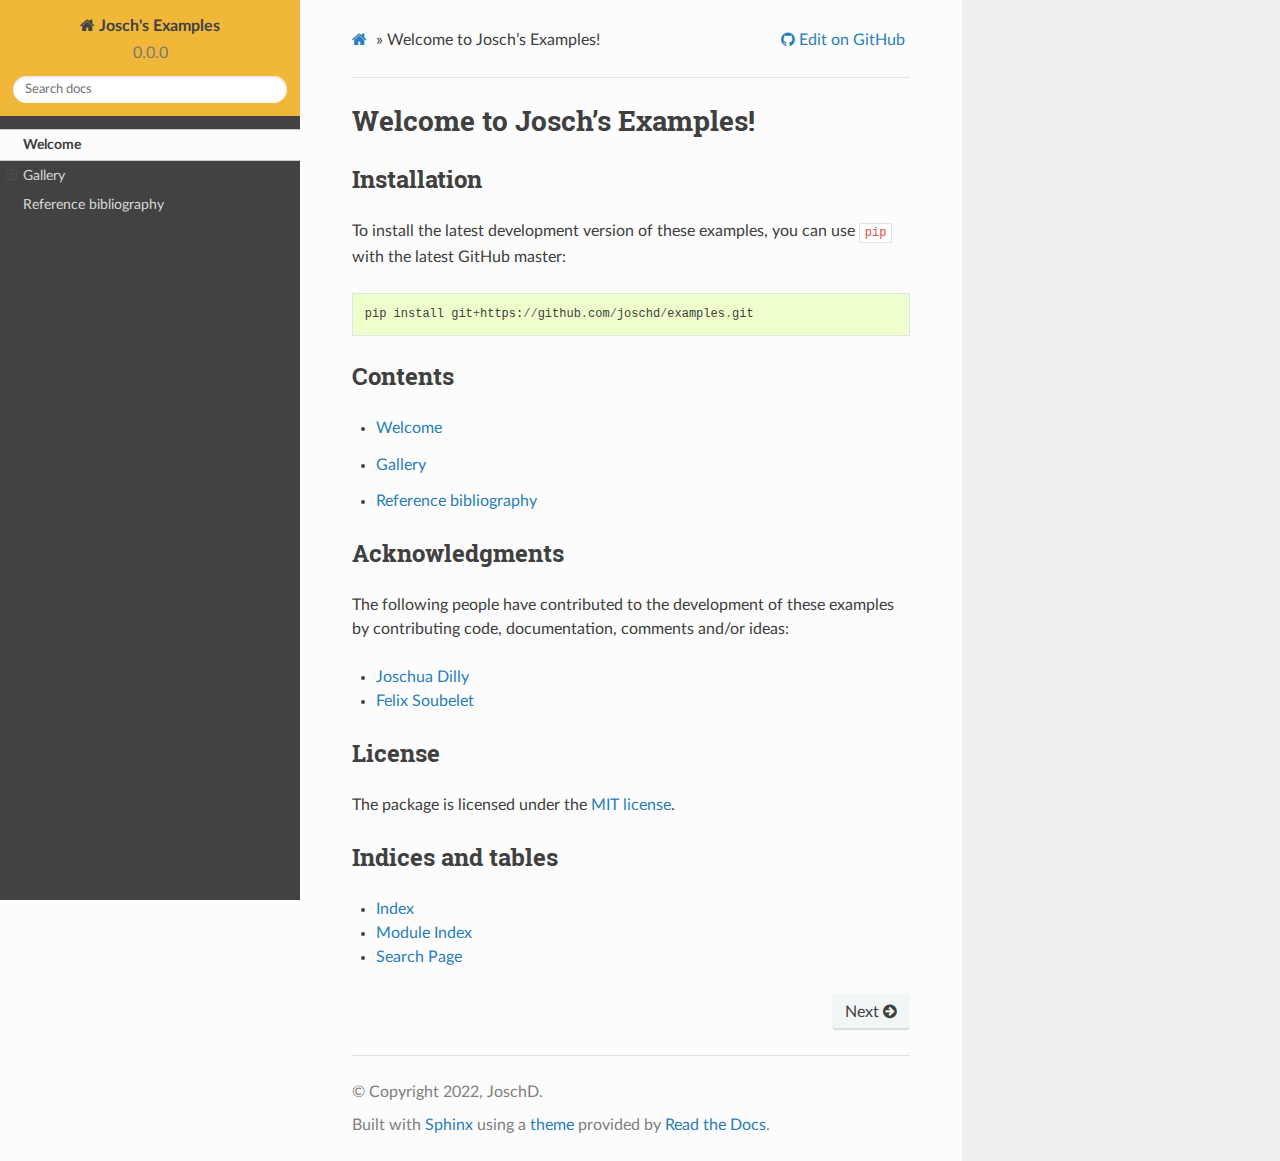
<file: index.html>
<!DOCTYPE html>
<html class="writer-html5" lang="en" >
<head>
  <meta charset="utf-8" /><meta name="generator" content="Docutils 0.17.1: http://docutils.sourceforge.net/" />

  <meta name="viewport" content="width=device-width, initial-scale=1.0" />
  <title>Welcome to Josch’s Examples! &mdash; Josch&#39;s Examples 0.0.0 documentation</title>
      <link rel="stylesheet" href="_static/pygments.css" type="text/css" />
      <link rel="stylesheet" href="_static/css/theme.css" type="text/css" />
      <link rel="stylesheet" href="_static/copybutton.css" type="text/css" />
      <link rel="stylesheet" href="_static/plot_directive.css" type="text/css" />
      <link rel="stylesheet" href="_static/sg_gallery.css" type="text/css" />
      <link rel="stylesheet" href="_static/sg_gallery-binder.css" type="text/css" />
      <link rel="stylesheet" href="_static/sg_gallery-dataframe.css" type="text/css" />
      <link rel="stylesheet" href="_static/sg_gallery-rendered-html.css" type="text/css" />
      <link rel="stylesheet" href="_static/panels-bootstrap.5fd3999ee7762ccc51105388f4a9d115.css" type="text/css" />
      <link rel="stylesheet" href="_static/panels-main.c949a650a448cc0ae9fd3441c0e17fb0.css" type="text/css" />
      <link rel="stylesheet" href="_static/panels-variables.4b15212bc2faf4da239d738a7cf8e545.css" type="text/css" />
      <link rel="stylesheet" href="_static/css/custom.css" type="text/css" />
  <!--[if lt IE 9]>
    <script src="_static/js/html5shiv.min.js"></script>
  <![endif]-->
  
        <script data-url_root="./" id="documentation_options" src="_static/documentation_options.js"></script>
        <script src="_static/jquery.js"></script>
        <script src="_static/underscore.js"></script>
        <script src="_static/doctools.js"></script>
        <script src="_static/clipboard.min.js"></script>
        <script src="_static/copybutton.js"></script>
    <script src="_static/js/theme.js"></script>
    <link rel="index" title="Index" href="genindex.html" />
    <link rel="search" title="Search" href="search.html" />
    <link rel="next" title="Gallery" href="gallery/index.html" /> 
</head>

<body class="wy-body-for-nav"> 
  <div class="wy-grid-for-nav">
    <nav data-toggle="wy-nav-shift" class="wy-nav-side">
      <div class="wy-side-scroll">
        <div class="wy-side-nav-search" >
            <a href="#" class="icon icon-home"> Josch's Examples
          </a>
              <div class="version">
                0.0.0
              </div>
<div role="search">
  <form id="rtd-search-form" class="wy-form" action="search.html" method="get">
    <input type="text" name="q" placeholder="Search docs" />
    <input type="hidden" name="check_keywords" value="yes" />
    <input type="hidden" name="area" value="default" />
  </form>
</div>
        </div><div class="wy-menu wy-menu-vertical" data-spy="affix" role="navigation" aria-label="Navigation menu">
              <ul class="current">
<li class="toctree-l1 current"><a class="current reference internal" href="#">Welcome</a></li>
</ul>
<ul>
<li class="toctree-l1"><a class="reference internal" href="gallery/index.html">Gallery</a><ul>
<li class="toctree-l2"><a class="reference internal" href="gallery/linear_solvers.html">Linear Equation Solvers</a></li>
<li class="toctree-l2"><a class="reference internal" href="gallery/plotly_plotting.html">Show Plotly plotting</a></li>
</ul>
</li>
<li class="toctree-l1"><a class="reference internal" href="bibliography.html">Reference bibliography</a></li>
</ul>

        </div>
      </div>
    </nav>

    <section data-toggle="wy-nav-shift" class="wy-nav-content-wrap"><nav class="wy-nav-top" aria-label="Mobile navigation menu" >
          <i data-toggle="wy-nav-top" class="fa fa-bars"></i>
          <a href="#">Josch's Examples</a>
      </nav>

      <div class="wy-nav-content">
        <div class="rst-content">
          <div role="navigation" aria-label="Page navigation">
  <ul class="wy-breadcrumbs">
      <li><a href="#" class="icon icon-home"></a> &raquo;</li>
      <li>Welcome to Josch’s  Examples!</li>
      <li class="wy-breadcrumbs-aside">
              <!-- User defined GitHub URL -->
              <a href="https://github.com/joschd/examples" class="fa fa-github"> Edit on GitHub</a>
      </li>
  </ul>
  <hr/>
</div>
          <div role="main" class="document" itemscope="itemscope" itemtype="http://schema.org/Article">
           <div itemprop="articleBody">
             
  <section id="welcome-to-josch-s-examples">
<h1>Welcome to Josch’s  Examples!<a class="headerlink" href="#welcome-to-josch-s-examples" title="Permalink to this headline"></a></h1>
<section id="installation">
<h2>Installation<a class="headerlink" href="#installation" title="Permalink to this headline"></a></h2>
<p>To install the latest development version of these examples, you can use <code class="docutils literal notranslate"><span class="pre">pip</span></code> with the latest GitHub master:</p>
<div class="highlight-default notranslate"><div class="highlight"><pre><span></span><span class="n">pip</span> <span class="n">install</span> <span class="n">git</span><span class="o">+</span><span class="n">https</span><span class="p">:</span><span class="o">//</span><span class="n">github</span><span class="o">.</span><span class="n">com</span><span class="o">/</span><span class="n">joschd</span><span class="o">/</span><span class="n">examples</span><span class="o">.</span><span class="n">git</span>
</pre></div>
</div>
</section>
<section id="contents">
<h2>Contents<a class="headerlink" href="#contents" title="Permalink to this headline"></a></h2>
<div class="toctree-wrapper compound">
<ul class="current">
<li class="toctree-l1 current"><a class="current reference internal" href="#">Welcome</a></li>
</ul>
</div>
<div class="toctree-wrapper compound">
<ul>
<li class="toctree-l1"><a class="reference internal" href="gallery/index.html">Gallery</a><ul>
</ul>
</li>
<li class="toctree-l1"><a class="reference internal" href="bibliography.html">Reference bibliography</a></li>
</ul>
</div>
</section>
<section id="acknowledgments">
<h2>Acknowledgments<a class="headerlink" href="#acknowledgments" title="Permalink to this headline"></a></h2>
<p>The following people have contributed to the development of these examples by contributing code, documentation, comments and/or ideas:</p>
<ul class="simple">
<li><p><a class="reference external" href="https://github.com/joschd">Joschua Dilly</a></p></li>
<li><p><a class="reference external" href="https://github.com/fsoubelet">Felix Soubelet</a></p></li>
</ul>
</section>
<section id="license">
<h2>License<a class="headerlink" href="#license" title="Permalink to this headline"></a></h2>
<p>The package is licensed under the <a class="reference external" href="https://github.com/joschd/examples/blob/master/LICENSE">MIT license</a>.</p>
</section>
<section id="indices-and-tables">
<h2>Indices and tables<a class="headerlink" href="#indices-and-tables" title="Permalink to this headline"></a></h2>
<ul class="simple">
<li><p><a class="reference internal" href="genindex.html"><span class="std std-ref">Index</span></a></p></li>
<li><p><a class="reference internal" href="py-modindex.html"><span class="std std-ref">Module Index</span></a></p></li>
<li><p><a class="reference internal" href="search.html"><span class="std std-ref">Search Page</span></a></p></li>
</ul>
</section>
</section>


           </div>
          </div>
          <footer><div class="rst-footer-buttons" role="navigation" aria-label="Footer">
        <a href="gallery/index.html" class="btn btn-neutral float-right" title="Gallery" accesskey="n" rel="next">Next <span class="fa fa-arrow-circle-right" aria-hidden="true"></span></a>
    </div>

  <hr/>

  <div role="contentinfo">
    <p>&#169; Copyright 2022, JoschD.</p>
  </div>

  Built with <a href="https://www.sphinx-doc.org/">Sphinx</a> using a
    <a href="https://github.com/readthedocs/sphinx_rtd_theme">theme</a>
    provided by <a href="https://readthedocs.org">Read the Docs</a>.
   

</footer>
        </div>
      </div>
    </section>
  </div>
  <script>
      jQuery(function () {
          SphinxRtdTheme.Navigation.enable(true);
      });
  </script>  

  <style>
         .wy-nav-content { max-width: 67.5%; }
  </style>



</body>
</html>
</file>
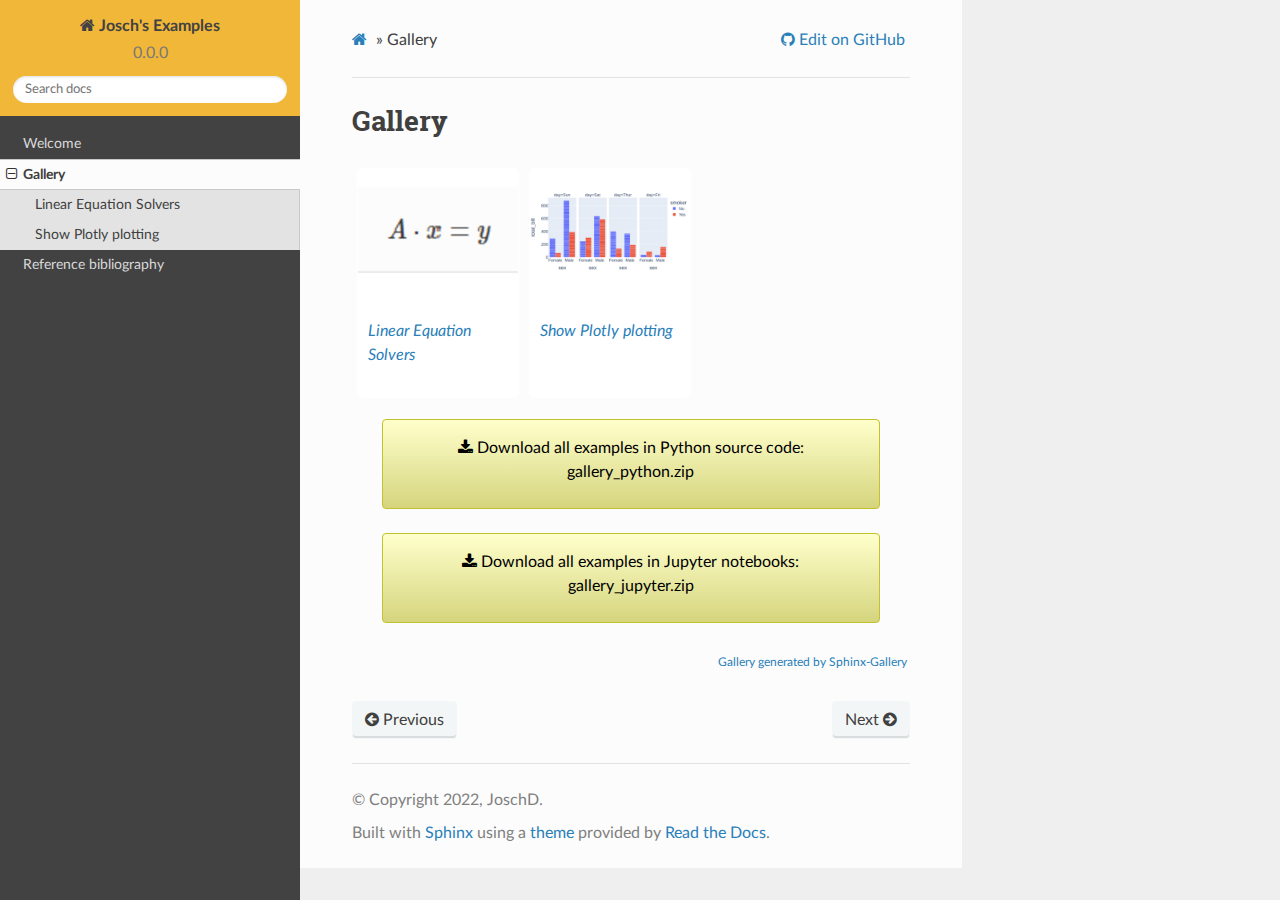
<file: gallery/index.html>
<!DOCTYPE html>
<html class="writer-html5" lang="en" >
<head>
  <meta charset="utf-8" /><meta name="generator" content="Docutils 0.17.1: http://docutils.sourceforge.net/" />

  <meta name="viewport" content="width=device-width, initial-scale=1.0" />
  <title>Gallery &mdash; Josch&#39;s Examples 0.0.0 documentation</title>
      <link rel="stylesheet" href="../_static/pygments.css" type="text/css" />
      <link rel="stylesheet" href="../_static/css/theme.css" type="text/css" />
      <link rel="stylesheet" href="../_static/copybutton.css" type="text/css" />
      <link rel="stylesheet" href="../_static/plot_directive.css" type="text/css" />
      <link rel="stylesheet" href="../_static/sg_gallery.css" type="text/css" />
      <link rel="stylesheet" href="../_static/sg_gallery-binder.css" type="text/css" />
      <link rel="stylesheet" href="../_static/sg_gallery-dataframe.css" type="text/css" />
      <link rel="stylesheet" href="../_static/sg_gallery-rendered-html.css" type="text/css" />
      <link rel="stylesheet" href="../_static/panels-bootstrap.5fd3999ee7762ccc51105388f4a9d115.css" type="text/css" />
      <link rel="stylesheet" href="../_static/panels-main.c949a650a448cc0ae9fd3441c0e17fb0.css" type="text/css" />
      <link rel="stylesheet" href="../_static/panels-variables.4b15212bc2faf4da239d738a7cf8e545.css" type="text/css" />
      <link rel="stylesheet" href="../_static/css/custom.css" type="text/css" />
  <!--[if lt IE 9]>
    <script src="../_static/js/html5shiv.min.js"></script>
  <![endif]-->
  
        <script data-url_root="../" id="documentation_options" src="../_static/documentation_options.js"></script>
        <script src="../_static/jquery.js"></script>
        <script src="../_static/underscore.js"></script>
        <script src="../_static/doctools.js"></script>
        <script src="../_static/clipboard.min.js"></script>
        <script src="../_static/copybutton.js"></script>
    <script src="../_static/js/theme.js"></script>
    <link rel="index" title="Index" href="../genindex.html" />
    <link rel="search" title="Search" href="../search.html" />
    <link rel="next" title="Linear Equation Solvers" href="linear_solvers.html" />
    <link rel="prev" title="Welcome to Josch’s Examples!" href="../index.html" /> 
</head>

<body class="wy-body-for-nav"> 
  <div class="wy-grid-for-nav">
    <nav data-toggle="wy-nav-shift" class="wy-nav-side">
      <div class="wy-side-scroll">
        <div class="wy-side-nav-search" >
            <a href="../index.html" class="icon icon-home"> Josch's Examples
          </a>
              <div class="version">
                0.0.0
              </div>
<div role="search">
  <form id="rtd-search-form" class="wy-form" action="../search.html" method="get">
    <input type="text" name="q" placeholder="Search docs" />
    <input type="hidden" name="check_keywords" value="yes" />
    <input type="hidden" name="area" value="default" />
  </form>
</div>
        </div><div class="wy-menu wy-menu-vertical" data-spy="affix" role="navigation" aria-label="Navigation menu">
              <ul>
<li class="toctree-l1"><a class="reference internal" href="../index.html">Welcome</a></li>
</ul>
<ul class="current">
<li class="toctree-l1 current"><a class="current reference internal" href="#">Gallery</a><ul>
<li class="toctree-l2"><a class="reference internal" href="linear_solvers.html">Linear Equation Solvers</a></li>
<li class="toctree-l2"><a class="reference internal" href="plotly_plotting.html">Show Plotly plotting</a></li>
</ul>
</li>
<li class="toctree-l1"><a class="reference internal" href="../bibliography.html">Reference bibliography</a></li>
</ul>

        </div>
      </div>
    </nav>

    <section data-toggle="wy-nav-shift" class="wy-nav-content-wrap"><nav class="wy-nav-top" aria-label="Mobile navigation menu" >
          <i data-toggle="wy-nav-top" class="fa fa-bars"></i>
          <a href="../index.html">Josch's Examples</a>
      </nav>

      <div class="wy-nav-content">
        <div class="rst-content">
          <div role="navigation" aria-label="Page navigation">
  <ul class="wy-breadcrumbs">
      <li><a href="../index.html" class="icon icon-home"></a> &raquo;</li>
      <li>Gallery</li>
      <li class="wy-breadcrumbs-aside">
              <!-- User defined GitHub URL -->
              <a href="https://github.com/joschd/examples" class="fa fa-github"> Edit on GitHub</a>
      </li>
  </ul>
  <hr/>
</div>
          <div role="main" class="document" itemscope="itemscope" itemtype="http://schema.org/Article">
           <div itemprop="articleBody">
             
  <section id="gallery">
<span id="examples-index"></span><span id="sphx-glr-gallery"></span><span id="id1"></span><h1>Gallery<a class="headerlink" href="#gallery" title="Permalink to this headline"></a></h1>
<div class="sphx-glr-thumbcontainer" tooltip="A quick summary for linear equation solvers available in python packages."><figure class="align-default" id="id2">
<img alt="Linear Equation Solvers" src="../_images/sphx_glr_linear_solvers_thumb.png" />
<figcaption>
<p><span class="caption-text"><a class="reference internal" href="linear_solvers.html#sphx-glr-gallery-linear-solvers-py"><span class="std std-ref">Linear Equation Solvers</span></a></span><a class="headerlink" href="#id2" title="Permalink to this image"></a></p>
</figcaption>
</figure>
</div><div class="toctree-wrapper compound">
</div>
<div class="sphx-glr-thumbcontainer" tooltip="This is just the default sphinx-gallery plotly example, to test how this works."><figure class="align-default" id="id3">
<img alt="Show Plotly plotting" src="../_images/sphx_glr_plotly_plotting_thumb.png" />
<figcaption>
<p><span class="caption-text"><a class="reference internal" href="plotly_plotting.html#sphx-glr-gallery-plotly-plotting-py"><span class="std std-ref">Show Plotly plotting</span></a></span><a class="headerlink" href="#id3" title="Permalink to this image"></a></p>
</figcaption>
</figure>
</div><div class="toctree-wrapper compound">
</div>
<div class="sphx-glr-clear"></div><div class="sphx-glr-footer class sphx-glr-footer-gallery docutils container">
<div class="sphx-glr-download sphx-glr-download-python docutils container">
<p><a class="reference download internal" download="" href="../_downloads/46b4cb42d5bb56cc39e2b5b2b520b38d/gallery_python.zip"><code class="xref download docutils literal notranslate"><span class="pre">Download</span> <span class="pre">all</span> <span class="pre">examples</span> <span class="pre">in</span> <span class="pre">Python</span> <span class="pre">source</span> <span class="pre">code:</span> <span class="pre">gallery_python.zip</span></code></a></p>
</div>
<div class="sphx-glr-download sphx-glr-download-jupyter docutils container">
<p><a class="reference download internal" download="" href="../_downloads/fcaddee3a42ae2e2c41e00ae08d70347/gallery_jupyter.zip"><code class="xref download docutils literal notranslate"><span class="pre">Download</span> <span class="pre">all</span> <span class="pre">examples</span> <span class="pre">in</span> <span class="pre">Jupyter</span> <span class="pre">notebooks:</span> <span class="pre">gallery_jupyter.zip</span></code></a></p>
</div>
</div>
<p class="sphx-glr-signature"><a class="reference external" href="https://sphinx-gallery.github.io">Gallery generated by Sphinx-Gallery</a></p>
</section>


           </div>
          </div>
          <footer><div class="rst-footer-buttons" role="navigation" aria-label="Footer">
        <a href="../index.html" class="btn btn-neutral float-left" title="Welcome to Josch’s Examples!" accesskey="p" rel="prev"><span class="fa fa-arrow-circle-left" aria-hidden="true"></span> Previous</a>
        <a href="linear_solvers.html" class="btn btn-neutral float-right" title="Linear Equation Solvers" accesskey="n" rel="next">Next <span class="fa fa-arrow-circle-right" aria-hidden="true"></span></a>
    </div>

  <hr/>

  <div role="contentinfo">
    <p>&#169; Copyright 2022, JoschD.</p>
  </div>

  Built with <a href="https://www.sphinx-doc.org/">Sphinx</a> using a
    <a href="https://github.com/readthedocs/sphinx_rtd_theme">theme</a>
    provided by <a href="https://readthedocs.org">Read the Docs</a>.
   

</footer>
        </div>
      </div>
    </section>
  </div>
  <script>
      jQuery(function () {
          SphinxRtdTheme.Navigation.enable(true);
      });
  </script>  

  <style>
         .wy-nav-content { max-width: 67.5%; }
  </style>



</body>
</html>
</file>
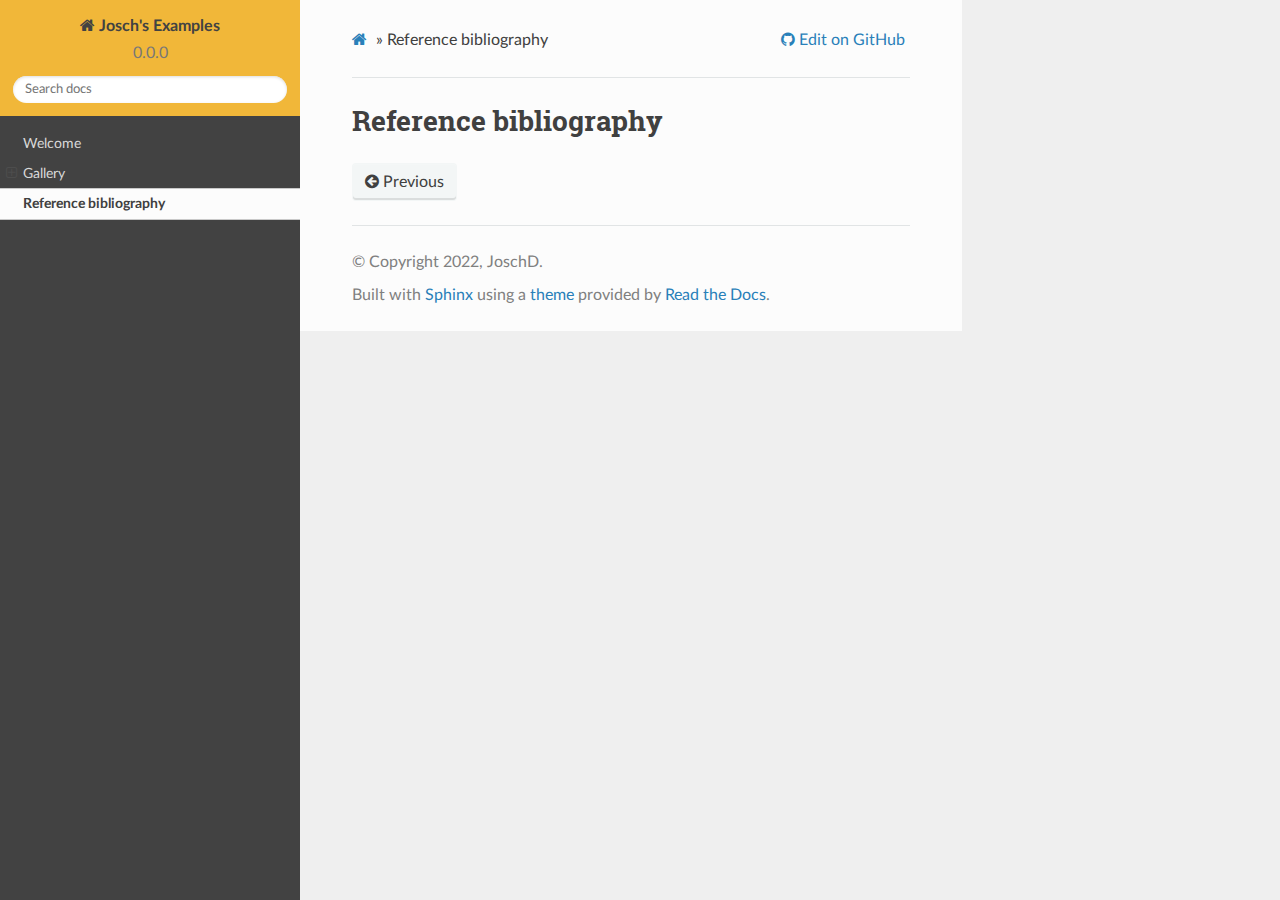
<file: bibliography.html>
<!DOCTYPE html>
<html class="writer-html5" lang="en" >
<head>
  <meta charset="utf-8" /><meta name="generator" content="Docutils 0.17.1: http://docutils.sourceforge.net/" />

  <meta name="viewport" content="width=device-width, initial-scale=1.0" />
  <title>Reference bibliography &mdash; Josch&#39;s Examples 0.0.0 documentation</title>
      <link rel="stylesheet" href="_static/pygments.css" type="text/css" />
      <link rel="stylesheet" href="_static/css/theme.css" type="text/css" />
      <link rel="stylesheet" href="_static/copybutton.css" type="text/css" />
      <link rel="stylesheet" href="_static/plot_directive.css" type="text/css" />
      <link rel="stylesheet" href="_static/sg_gallery.css" type="text/css" />
      <link rel="stylesheet" href="_static/sg_gallery-binder.css" type="text/css" />
      <link rel="stylesheet" href="_static/sg_gallery-dataframe.css" type="text/css" />
      <link rel="stylesheet" href="_static/sg_gallery-rendered-html.css" type="text/css" />
      <link rel="stylesheet" href="_static/panels-bootstrap.5fd3999ee7762ccc51105388f4a9d115.css" type="text/css" />
      <link rel="stylesheet" href="_static/panels-main.c949a650a448cc0ae9fd3441c0e17fb0.css" type="text/css" />
      <link rel="stylesheet" href="_static/panels-variables.4b15212bc2faf4da239d738a7cf8e545.css" type="text/css" />
      <link rel="stylesheet" href="_static/css/custom.css" type="text/css" />
  <!--[if lt IE 9]>
    <script src="_static/js/html5shiv.min.js"></script>
  <![endif]-->
  
        <script data-url_root="./" id="documentation_options" src="_static/documentation_options.js"></script>
        <script src="_static/jquery.js"></script>
        <script src="_static/underscore.js"></script>
        <script src="_static/doctools.js"></script>
        <script src="_static/clipboard.min.js"></script>
        <script src="_static/copybutton.js"></script>
    <script src="_static/js/theme.js"></script>
    <link rel="index" title="Index" href="genindex.html" />
    <link rel="search" title="Search" href="search.html" />
    <link rel="prev" title="Show Plotly plotting" href="gallery/plotly_plotting.html" /> 
</head>

<body class="wy-body-for-nav"> 
  <div class="wy-grid-for-nav">
    <nav data-toggle="wy-nav-shift" class="wy-nav-side">
      <div class="wy-side-scroll">
        <div class="wy-side-nav-search" >
            <a href="index.html" class="icon icon-home"> Josch's Examples
          </a>
              <div class="version">
                0.0.0
              </div>
<div role="search">
  <form id="rtd-search-form" class="wy-form" action="search.html" method="get">
    <input type="text" name="q" placeholder="Search docs" />
    <input type="hidden" name="check_keywords" value="yes" />
    <input type="hidden" name="area" value="default" />
  </form>
</div>
        </div><div class="wy-menu wy-menu-vertical" data-spy="affix" role="navigation" aria-label="Navigation menu">
              <ul>
<li class="toctree-l1"><a class="reference internal" href="index.html">Welcome</a></li>
</ul>
<ul class="current">
<li class="toctree-l1"><a class="reference internal" href="gallery/index.html">Gallery</a><ul>
<li class="toctree-l2"><a class="reference internal" href="gallery/linear_solvers.html">Linear Equation Solvers</a></li>
<li class="toctree-l2"><a class="reference internal" href="gallery/plotly_plotting.html">Show Plotly plotting</a></li>
</ul>
</li>
<li class="toctree-l1 current"><a class="current reference internal" href="#">Reference bibliography</a></li>
</ul>

        </div>
      </div>
    </nav>

    <section data-toggle="wy-nav-shift" class="wy-nav-content-wrap"><nav class="wy-nav-top" aria-label="Mobile navigation menu" >
          <i data-toggle="wy-nav-top" class="fa fa-bars"></i>
          <a href="index.html">Josch's Examples</a>
      </nav>

      <div class="wy-nav-content">
        <div class="rst-content">
          <div role="navigation" aria-label="Page navigation">
  <ul class="wy-breadcrumbs">
      <li><a href="index.html" class="icon icon-home"></a> &raquo;</li>
      <li>Reference bibliography</li>
      <li class="wy-breadcrumbs-aside">
              <!-- User defined GitHub URL -->
              <a href="https://github.com/joschd/examples" class="fa fa-github"> Edit on GitHub</a>
      </li>
  </ul>
  <hr/>
</div>
          <div role="main" class="document" itemscope="itemscope" itemtype="http://schema.org/Article">
           <div itemprop="articleBody">
             
  <section id="reference-bibliography">
<h1>Reference bibliography<a class="headerlink" href="#reference-bibliography" title="Permalink to this headline"></a></h1>
<span class="target" id="id1"></span></section>


           </div>
          </div>
          <footer><div class="rst-footer-buttons" role="navigation" aria-label="Footer">
        <a href="gallery/plotly_plotting.html" class="btn btn-neutral float-left" title="Show Plotly plotting" accesskey="p" rel="prev"><span class="fa fa-arrow-circle-left" aria-hidden="true"></span> Previous</a>
    </div>

  <hr/>

  <div role="contentinfo">
    <p>&#169; Copyright 2022, JoschD.</p>
  </div>

  Built with <a href="https://www.sphinx-doc.org/">Sphinx</a> using a
    <a href="https://github.com/readthedocs/sphinx_rtd_theme">theme</a>
    provided by <a href="https://readthedocs.org">Read the Docs</a>.
   

</footer>
        </div>
      </div>
    </section>
  </div>
  <script>
      jQuery(function () {
          SphinxRtdTheme.Navigation.enable(true);
      });
  </script>  

  <style>
         .wy-nav-content { max-width: 67.5%; }
  </style>



</body>
</html>
</file>
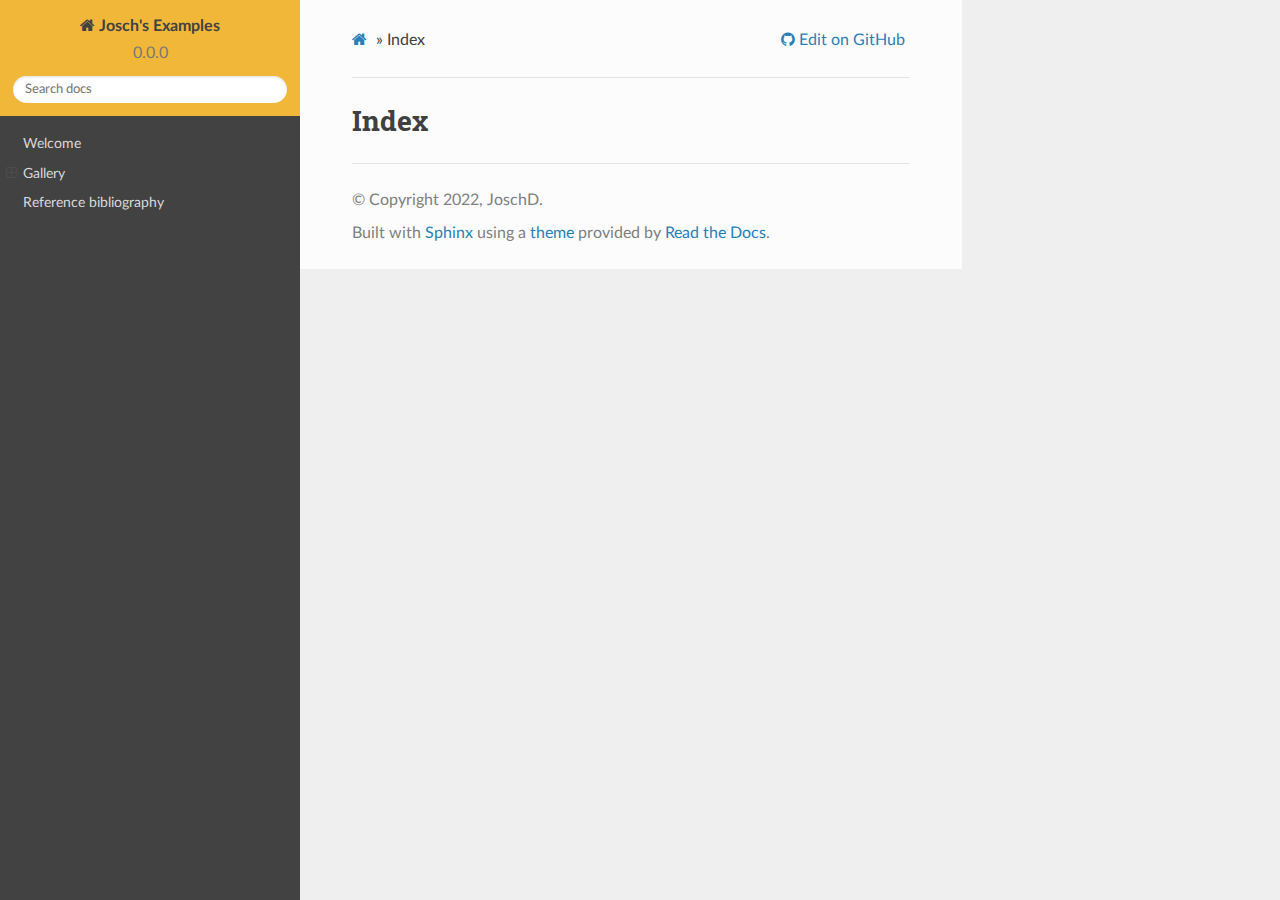
<file: genindex.html>
<!DOCTYPE html>
<html class="writer-html5" lang="en" >
<head>
  <meta charset="utf-8" />
  <meta name="viewport" content="width=device-width, initial-scale=1.0" />
  <title>Index &mdash; Josch&#39;s Examples 0.0.0 documentation</title>
      <link rel="stylesheet" href="_static/pygments.css" type="text/css" />
      <link rel="stylesheet" href="_static/css/theme.css" type="text/css" />
      <link rel="stylesheet" href="_static/copybutton.css" type="text/css" />
      <link rel="stylesheet" href="_static/plot_directive.css" type="text/css" />
      <link rel="stylesheet" href="_static/sg_gallery.css" type="text/css" />
      <link rel="stylesheet" href="_static/sg_gallery-binder.css" type="text/css" />
      <link rel="stylesheet" href="_static/sg_gallery-dataframe.css" type="text/css" />
      <link rel="stylesheet" href="_static/sg_gallery-rendered-html.css" type="text/css" />
      <link rel="stylesheet" href="_static/panels-bootstrap.5fd3999ee7762ccc51105388f4a9d115.css" type="text/css" />
      <link rel="stylesheet" href="_static/panels-main.c949a650a448cc0ae9fd3441c0e17fb0.css" type="text/css" />
      <link rel="stylesheet" href="_static/panels-variables.4b15212bc2faf4da239d738a7cf8e545.css" type="text/css" />
      <link rel="stylesheet" href="_static/css/custom.css" type="text/css" />
  <!--[if lt IE 9]>
    <script src="_static/js/html5shiv.min.js"></script>
  <![endif]-->
  
        <script data-url_root="./" id="documentation_options" src="_static/documentation_options.js"></script>
        <script src="_static/jquery.js"></script>
        <script src="_static/underscore.js"></script>
        <script src="_static/doctools.js"></script>
        <script src="_static/clipboard.min.js"></script>
        <script src="_static/copybutton.js"></script>
    <script src="_static/js/theme.js"></script>
    <link rel="index" title="Index" href="#" />
    <link rel="search" title="Search" href="search.html" /> 
</head>

<body class="wy-body-for-nav"> 
  <div class="wy-grid-for-nav">
    <nav data-toggle="wy-nav-shift" class="wy-nav-side">
      <div class="wy-side-scroll">
        <div class="wy-side-nav-search" >
            <a href="index.html" class="icon icon-home"> Josch's Examples
          </a>
              <div class="version">
                0.0.0
              </div>
<div role="search">
  <form id="rtd-search-form" class="wy-form" action="search.html" method="get">
    <input type="text" name="q" placeholder="Search docs" />
    <input type="hidden" name="check_keywords" value="yes" />
    <input type="hidden" name="area" value="default" />
  </form>
</div>
        </div><div class="wy-menu wy-menu-vertical" data-spy="affix" role="navigation" aria-label="Navigation menu">
              <ul>
<li class="toctree-l1"><a class="reference internal" href="index.html">Welcome</a></li>
</ul>
<ul>
<li class="toctree-l1"><a class="reference internal" href="gallery/index.html">Gallery</a><ul>
<li class="toctree-l2"><a class="reference internal" href="gallery/linear_solvers.html">Linear Equation Solvers</a></li>
<li class="toctree-l2"><a class="reference internal" href="gallery/plotly_plotting.html">Show Plotly plotting</a></li>
</ul>
</li>
<li class="toctree-l1"><a class="reference internal" href="bibliography.html">Reference bibliography</a></li>
</ul>

        </div>
      </div>
    </nav>

    <section data-toggle="wy-nav-shift" class="wy-nav-content-wrap"><nav class="wy-nav-top" aria-label="Mobile navigation menu" >
          <i data-toggle="wy-nav-top" class="fa fa-bars"></i>
          <a href="index.html">Josch's Examples</a>
      </nav>

      <div class="wy-nav-content">
        <div class="rst-content">
          <div role="navigation" aria-label="Page navigation">
  <ul class="wy-breadcrumbs">
      <li><a href="index.html" class="icon icon-home"></a> &raquo;</li>
      <li>Index</li>
      <li class="wy-breadcrumbs-aside">
              <a href="https://github.com/JoschD/Josch's Examples/blob/master/doc/genindex" class="fa fa-github"> Edit on GitHub</a>
      </li>
  </ul>
  <hr/>
</div>
          <div role="main" class="document" itemscope="itemscope" itemtype="http://schema.org/Article">
           <div itemprop="articleBody">
             

<h1 id="index">Index</h1>

<div class="genindex-jumpbox">
 
</div>


           </div>
          </div>
          <footer>

  <hr/>

  <div role="contentinfo">
    <p>&#169; Copyright 2022, JoschD.</p>
  </div>

  Built with <a href="https://www.sphinx-doc.org/">Sphinx</a> using a
    <a href="https://github.com/readthedocs/sphinx_rtd_theme">theme</a>
    provided by <a href="https://readthedocs.org">Read the Docs</a>.
   

</footer>
        </div>
      </div>
    </section>
  </div>
  <script>
      jQuery(function () {
          SphinxRtdTheme.Navigation.enable(true);
      });
  </script>  

  <style>
         .wy-nav-content { max-width: 67.5%; }
  </style>



</body>
</html>
</file>
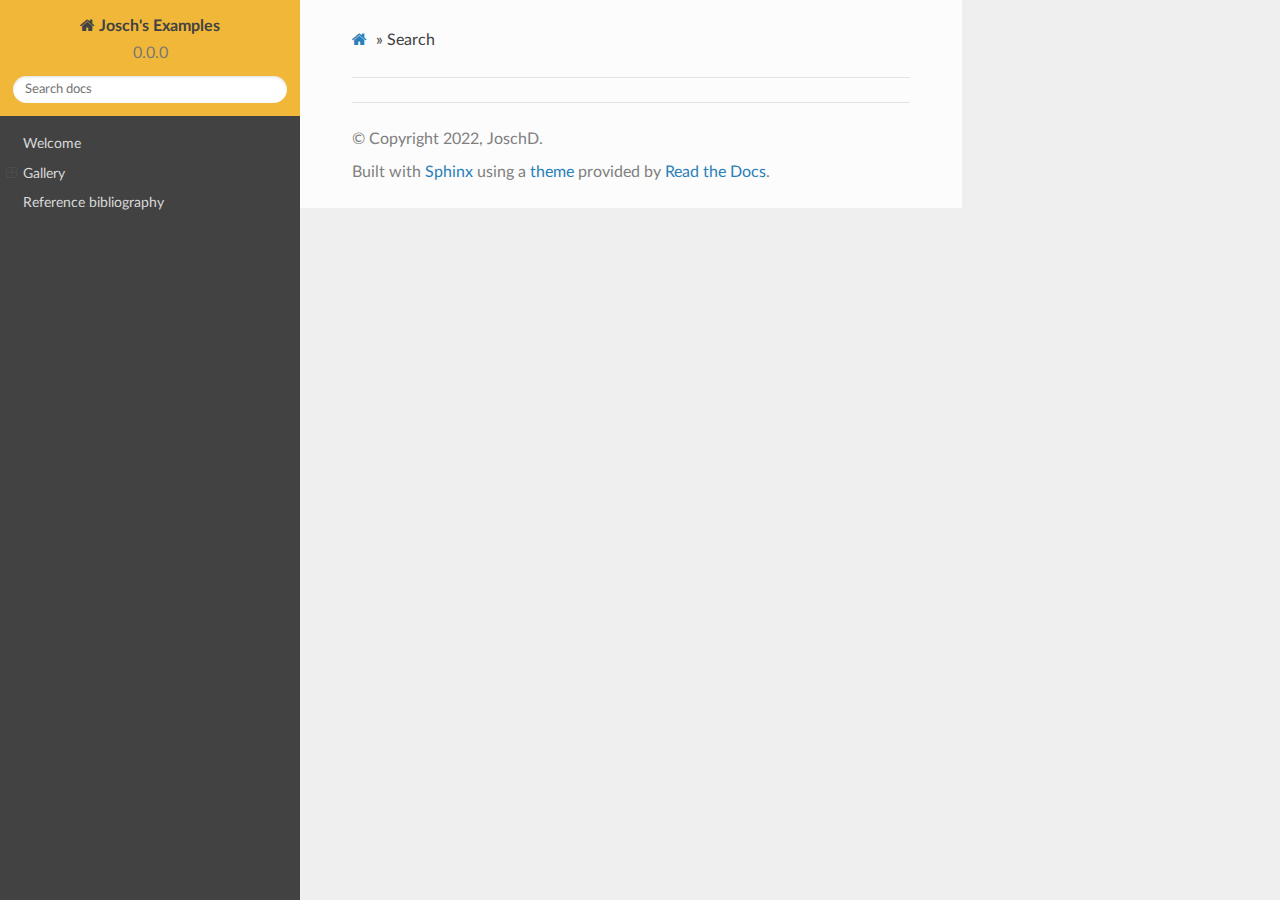
<file: search.html>
<!DOCTYPE html>
<html class="writer-html5" lang="en" >
<head>
  <meta charset="utf-8" />
  <meta name="viewport" content="width=device-width, initial-scale=1.0" />
  <title>Search &mdash; Josch&#39;s Examples 0.0.0 documentation</title>
      <link rel="stylesheet" href="_static/pygments.css" type="text/css" />
      <link rel="stylesheet" href="_static/css/theme.css" type="text/css" />
      <link rel="stylesheet" href="_static/copybutton.css" type="text/css" />
      <link rel="stylesheet" href="_static/plot_directive.css" type="text/css" />
      <link rel="stylesheet" href="_static/sg_gallery.css" type="text/css" />
      <link rel="stylesheet" href="_static/sg_gallery-binder.css" type="text/css" />
      <link rel="stylesheet" href="_static/sg_gallery-dataframe.css" type="text/css" />
      <link rel="stylesheet" href="_static/sg_gallery-rendered-html.css" type="text/css" />
      <link rel="stylesheet" href="_static/panels-bootstrap.5fd3999ee7762ccc51105388f4a9d115.css" type="text/css" />
      <link rel="stylesheet" href="_static/panels-main.c949a650a448cc0ae9fd3441c0e17fb0.css" type="text/css" />
      <link rel="stylesheet" href="_static/panels-variables.4b15212bc2faf4da239d738a7cf8e545.css" type="text/css" />
      <link rel="stylesheet" href="_static/css/custom.css" type="text/css" />
    
  <!--[if lt IE 9]>
    <script src="_static/js/html5shiv.min.js"></script>
  <![endif]-->
  
        <script data-url_root="./" id="documentation_options" src="_static/documentation_options.js"></script>
        <script src="_static/jquery.js"></script>
        <script src="_static/underscore.js"></script>
        <script src="_static/doctools.js"></script>
        <script src="_static/clipboard.min.js"></script>
        <script src="_static/copybutton.js"></script>
    <script src="_static/js/theme.js"></script>
    <script src="_static/searchtools.js"></script>
    <script src="_static/language_data.js"></script>
    <link rel="index" title="Index" href="genindex.html" />
    <link rel="search" title="Search" href="#" /> 
</head>

<body class="wy-body-for-nav"> 
  <div class="wy-grid-for-nav">
    <nav data-toggle="wy-nav-shift" class="wy-nav-side">
      <div class="wy-side-scroll">
        <div class="wy-side-nav-search" >
            <a href="index.html" class="icon icon-home"> Josch's Examples
          </a>
              <div class="version">
                0.0.0
              </div>
<div role="search">
  <form id="rtd-search-form" class="wy-form" action="#" method="get">
    <input type="text" name="q" placeholder="Search docs" />
    <input type="hidden" name="check_keywords" value="yes" />
    <input type="hidden" name="area" value="default" />
  </form>
</div>
        </div><div class="wy-menu wy-menu-vertical" data-spy="affix" role="navigation" aria-label="Navigation menu">
              <ul>
<li class="toctree-l1"><a class="reference internal" href="index.html">Welcome</a></li>
</ul>
<ul>
<li class="toctree-l1"><a class="reference internal" href="gallery/index.html">Gallery</a><ul>
<li class="toctree-l2"><a class="reference internal" href="gallery/linear_solvers.html">Linear Equation Solvers</a></li>
<li class="toctree-l2"><a class="reference internal" href="gallery/plotly_plotting.html">Show Plotly plotting</a></li>
</ul>
</li>
<li class="toctree-l1"><a class="reference internal" href="bibliography.html">Reference bibliography</a></li>
</ul>

        </div>
      </div>
    </nav>

    <section data-toggle="wy-nav-shift" class="wy-nav-content-wrap"><nav class="wy-nav-top" aria-label="Mobile navigation menu" >
          <i data-toggle="wy-nav-top" class="fa fa-bars"></i>
          <a href="index.html">Josch's Examples</a>
      </nav>

      <div class="wy-nav-content">
        <div class="rst-content">
          <div role="navigation" aria-label="Page navigation">
  <ul class="wy-breadcrumbs">
      <li><a href="index.html" class="icon icon-home"></a> &raquo;</li>
      <li>Search</li>
      <li class="wy-breadcrumbs-aside">
      </li>
  </ul>
  <hr/>
</div>
          <div role="main" class="document" itemscope="itemscope" itemtype="http://schema.org/Article">
           <div itemprop="articleBody">
             
  <noscript>
  <div id="fallback" class="admonition warning">
    <p class="last">
      Please activate JavaScript to enable the search functionality.
    </p>
  </div>
  </noscript>

  
  <div id="search-results">
  
  </div>

           </div>
          </div>
          <footer>

  <hr/>

  <div role="contentinfo">
    <p>&#169; Copyright 2022, JoschD.</p>
  </div>

  Built with <a href="https://www.sphinx-doc.org/">Sphinx</a> using a
    <a href="https://github.com/readthedocs/sphinx_rtd_theme">theme</a>
    provided by <a href="https://readthedocs.org">Read the Docs</a>.
   

</footer>
        </div>
      </div>
    </section>
  </div>
  <script>
      jQuery(function () {
          SphinxRtdTheme.Navigation.enable(true);
      });
  </script>
  <script>
    jQuery(function() { Search.loadIndex("searchindex.js"); });
  </script>
  
  <script id="searchindexloader"></script>
    

  <style>
         .wy-nav-content { max-width: 67.5%; }
  </style>




</body>
</html>
</file>
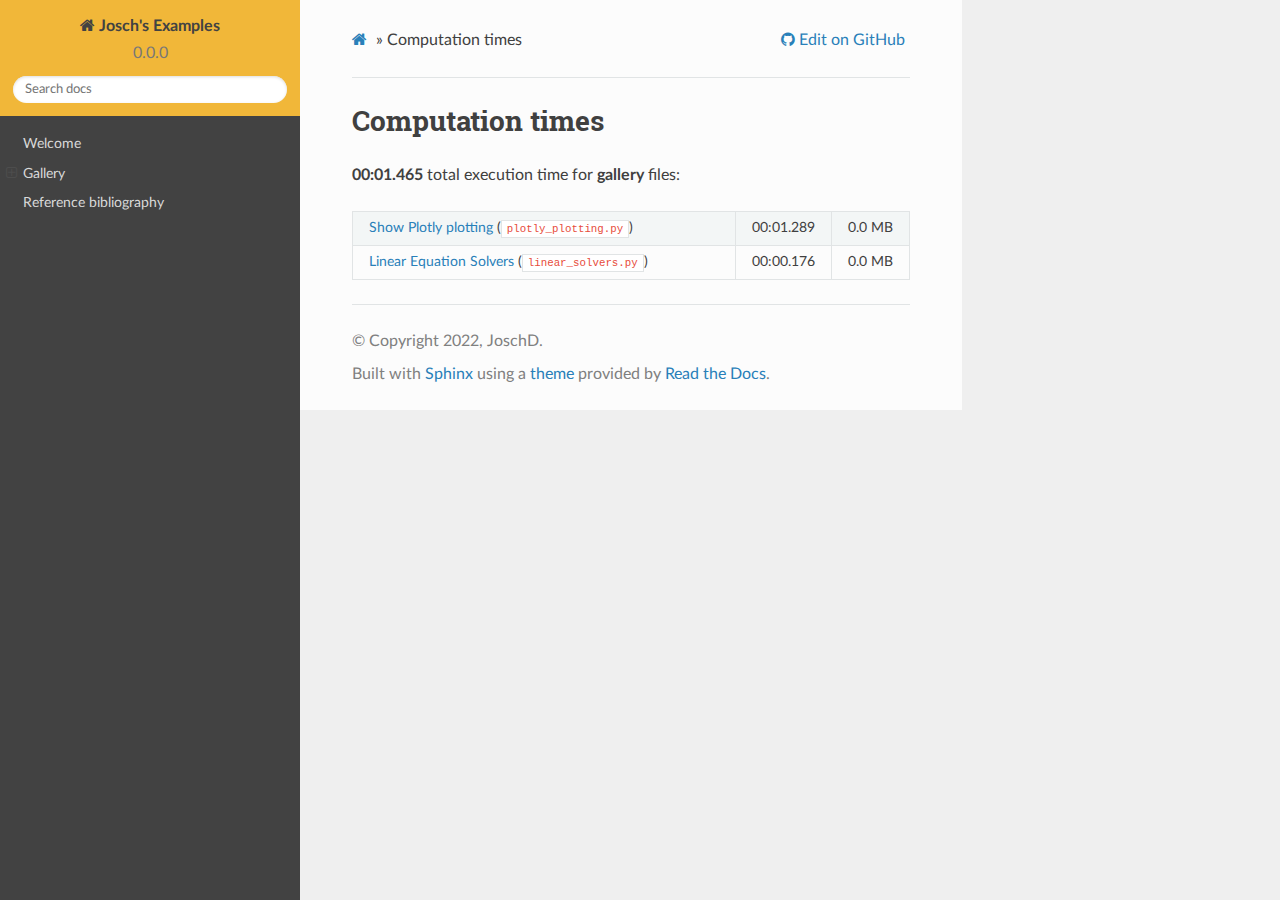
<file: gallery/sg_execution_times.html>
<!DOCTYPE html>
<html class="writer-html5" lang="en" >
<head>
  <meta charset="utf-8" /><meta name="generator" content="Docutils 0.17.1: http://docutils.sourceforge.net/" />

  <meta name="viewport" content="width=device-width, initial-scale=1.0" />
  <title>Computation times &mdash; Josch&#39;s Examples 0.0.0 documentation</title>
      <link rel="stylesheet" href="../_static/pygments.css" type="text/css" />
      <link rel="stylesheet" href="../_static/css/theme.css" type="text/css" />
      <link rel="stylesheet" href="../_static/copybutton.css" type="text/css" />
      <link rel="stylesheet" href="../_static/plot_directive.css" type="text/css" />
      <link rel="stylesheet" href="../_static/sg_gallery.css" type="text/css" />
      <link rel="stylesheet" href="../_static/sg_gallery-binder.css" type="text/css" />
      <link rel="stylesheet" href="../_static/sg_gallery-dataframe.css" type="text/css" />
      <link rel="stylesheet" href="../_static/sg_gallery-rendered-html.css" type="text/css" />
      <link rel="stylesheet" href="../_static/panels-bootstrap.5fd3999ee7762ccc51105388f4a9d115.css" type="text/css" />
      <link rel="stylesheet" href="../_static/panels-main.c949a650a448cc0ae9fd3441c0e17fb0.css" type="text/css" />
      <link rel="stylesheet" href="../_static/panels-variables.4b15212bc2faf4da239d738a7cf8e545.css" type="text/css" />
      <link rel="stylesheet" href="../_static/css/custom.css" type="text/css" />
  <!--[if lt IE 9]>
    <script src="../_static/js/html5shiv.min.js"></script>
  <![endif]-->
  
        <script data-url_root="../" id="documentation_options" src="../_static/documentation_options.js"></script>
        <script src="../_static/jquery.js"></script>
        <script src="../_static/underscore.js"></script>
        <script src="../_static/doctools.js"></script>
        <script src="../_static/clipboard.min.js"></script>
        <script src="../_static/copybutton.js"></script>
    <script src="../_static/js/theme.js"></script>
    <link rel="index" title="Index" href="../genindex.html" />
    <link rel="search" title="Search" href="../search.html" /> 
</head>

<body class="wy-body-for-nav"> 
  <div class="wy-grid-for-nav">
    <nav data-toggle="wy-nav-shift" class="wy-nav-side">
      <div class="wy-side-scroll">
        <div class="wy-side-nav-search" >
            <a href="../index.html" class="icon icon-home"> Josch's Examples
          </a>
              <div class="version">
                0.0.0
              </div>
<div role="search">
  <form id="rtd-search-form" class="wy-form" action="../search.html" method="get">
    <input type="text" name="q" placeholder="Search docs" />
    <input type="hidden" name="check_keywords" value="yes" />
    <input type="hidden" name="area" value="default" />
  </form>
</div>
        </div><div class="wy-menu wy-menu-vertical" data-spy="affix" role="navigation" aria-label="Navigation menu">
              <ul>
<li class="toctree-l1"><a class="reference internal" href="../index.html">Welcome</a></li>
</ul>
<ul>
<li class="toctree-l1"><a class="reference internal" href="index.html">Gallery</a><ul>
<li class="toctree-l2"><a class="reference internal" href="linear_solvers.html">Linear Equation Solvers</a></li>
<li class="toctree-l2"><a class="reference internal" href="plotly_plotting.html">Show Plotly plotting</a></li>
</ul>
</li>
<li class="toctree-l1"><a class="reference internal" href="../bibliography.html">Reference bibliography</a></li>
</ul>

        </div>
      </div>
    </nav>

    <section data-toggle="wy-nav-shift" class="wy-nav-content-wrap"><nav class="wy-nav-top" aria-label="Mobile navigation menu" >
          <i data-toggle="wy-nav-top" class="fa fa-bars"></i>
          <a href="../index.html">Josch's Examples</a>
      </nav>

      <div class="wy-nav-content">
        <div class="rst-content">
          <div role="navigation" aria-label="Page navigation">
  <ul class="wy-breadcrumbs">
      <li><a href="../index.html" class="icon icon-home"></a> &raquo;</li>
      <li>Computation times</li>
      <li class="wy-breadcrumbs-aside">
              <!-- User defined GitHub URL -->
              <a href="https://github.com/joschd/examples" class="fa fa-github"> Edit on GitHub</a>
      </li>
  </ul>
  <hr/>
</div>
          <div role="main" class="document" itemscope="itemscope" itemtype="http://schema.org/Article">
           <div itemprop="articleBody">
             
  <section id="computation-times">
<span id="sphx-glr-gallery-sg-execution-times"></span><h1>Computation times<a class="headerlink" href="#computation-times" title="Permalink to this headline"></a></h1>
<p><strong>00:01.465</strong> total execution time for <strong>gallery</strong> files:</p>
<table class="docutils align-default">
<colgroup>
<col style="width: 78%" />
<col style="width: 13%" />
<col style="width: 9%" />
</colgroup>
<tbody>
<tr class="row-odd"><td><p><a class="reference internal" href="plotly_plotting.html#sphx-glr-gallery-plotly-plotting-py"><span class="std std-ref">Show Plotly plotting</span></a> (<code class="docutils literal notranslate"><span class="pre">plotly_plotting.py</span></code>)</p></td>
<td><p>00:01.289</p></td>
<td><p>0.0 MB</p></td>
</tr>
<tr class="row-even"><td><p><a class="reference internal" href="linear_solvers.html#sphx-glr-gallery-linear-solvers-py"><span class="std std-ref">Linear Equation Solvers</span></a> (<code class="docutils literal notranslate"><span class="pre">linear_solvers.py</span></code>)</p></td>
<td><p>00:00.176</p></td>
<td><p>0.0 MB</p></td>
</tr>
</tbody>
</table>
</section>


           </div>
          </div>
          <footer>

  <hr/>

  <div role="contentinfo">
    <p>&#169; Copyright 2022, JoschD.</p>
  </div>

  Built with <a href="https://www.sphinx-doc.org/">Sphinx</a> using a
    <a href="https://github.com/readthedocs/sphinx_rtd_theme">theme</a>
    provided by <a href="https://readthedocs.org">Read the Docs</a>.
   

</footer>
        </div>
      </div>
    </section>
  </div>
  <script>
      jQuery(function () {
          SphinxRtdTheme.Navigation.enable(true);
      });
  </script>  

  <style>
         .wy-nav-content { max-width: 67.5%; }
  </style>



</body>
</html>
</file>
<file: _static/pygments.css>
pre { line-height: 125%; }
td.linenos .normal { color: inherit; background-color: transparent; padding-left: 5px; padding-right: 5px; }
span.linenos { color: inherit; background-color: transparent; padding-left: 5px; padding-right: 5px; }
td.linenos .special { color: #000000; background-color: #ffffc0; padding-left: 5px; padding-right: 5px; }
span.linenos.special { color: #000000; background-color: #ffffc0; padding-left: 5px; padding-right: 5px; }
.highlight .hll { background-color: #ffffcc }
.highlight { background: #eeffcc; }
.highlight .c { color: #408090; font-style: italic } /* Comment */
.highlight .err { border: 1px solid #FF0000 } /* Error */
.highlight .k { color: #007020; font-weight: bold } /* Keyword */
.highlight .o { color: #666666 } /* Operator */
.highlight .ch { color: #408090; font-style: italic } /* Comment.Hashbang */
.highlight .cm { color: #408090; font-style: italic } /* Comment.Multiline */
.highlight .cp { color: #007020 } /* Comment.Preproc */
.highlight .cpf { color: #408090; font-style: italic } /* Comment.PreprocFile */
.highlight .c1 { color: #408090; font-style: italic } /* Comment.Single */
.highlight .cs { color: #408090; background-color: #fff0f0 } /* Comment.Special */
.highlight .gd { color: #A00000 } /* Generic.Deleted */
.highlight .ge { font-style: italic } /* Generic.Emph */
.highlight .gr { color: #FF0000 } /* Generic.Error */
.highlight .gh { color: #000080; font-weight: bold } /* Generic.Heading */
.highlight .gi { color: #00A000 } /* Generic.Inserted */
.highlight .go { color: #333333 } /* Generic.Output */
.highlight .gp { color: #c65d09; font-weight: bold } /* Generic.Prompt */
.highlight .gs { font-weight: bold } /* Generic.Strong */
.highlight .gu { color: #800080; font-weight: bold } /* Generic.Subheading */
.highlight .gt { color: #0044DD } /* Generic.Traceback */
.highlight .kc { color: #007020; font-weight: bold } /* Keyword.Constant */
.highlight .kd { color: #007020; font-weight: bold } /* Keyword.Declaration */
.highlight .kn { color: #007020; font-weight: bold } /* Keyword.Namespace */
.highlight .kp { color: #007020 } /* Keyword.Pseudo */
.highlight .kr { color: #007020; font-weight: bold } /* Keyword.Reserved */
.highlight .kt { color: #902000 } /* Keyword.Type */
.highlight .m { color: #208050 } /* Literal.Number */
.highlight .s { color: #4070a0 } /* Literal.String */
.highlight .na { color: #4070a0 } /* Name.Attribute */
.highlight .nb { color: #007020 } /* Name.Builtin */
.highlight .nc { color: #0e84b5; font-weight: bold } /* Name.Class */
.highlight .no { color: #60add5 } /* Name.Constant */
.highlight .nd { color: #555555; font-weight: bold } /* Name.Decorator */
.highlight .ni { color: #d55537; font-weight: bold } /* Name.Entity */
.highlight .ne { color: #007020 } /* Name.Exception */
.highlight .nf { color: #06287e } /* Name.Function */
.highlight .nl { color: #002070; font-weight: bold } /* Name.Label */
.highlight .nn { color: #0e84b5; font-weight: bold } /* Name.Namespace */
.highlight .nt { color: #062873; font-weight: bold } /* Name.Tag */
.highlight .nv { color: #bb60d5 } /* Name.Variable */
.highlight .ow { color: #007020; font-weight: bold } /* Operator.Word */
.highlight .w { color: #bbbbbb } /* Text.Whitespace */
.highlight .mb { color: #208050 } /* Literal.Number.Bin */
.highlight .mf { color: #208050 } /* Literal.Number.Float */
.highlight .mh { color: #208050 } /* Literal.Number.Hex */
.highlight .mi { color: #208050 } /* Literal.Number.Integer */
.highlight .mo { color: #208050 } /* Literal.Number.Oct */
.highlight .sa { color: #4070a0 } /* Literal.String.Affix */
.highlight .sb { color: #4070a0 } /* Literal.String.Backtick */
.highlight .sc { color: #4070a0 } /* Literal.String.Char */
.highlight .dl { color: #4070a0 } /* Literal.String.Delimiter */
.highlight .sd { color: #4070a0; font-style: italic } /* Literal.String.Doc */
.highlight .s2 { color: #4070a0 } /* Literal.String.Double */
.highlight .se { color: #4070a0; font-weight: bold } /* Literal.String.Escape */
.highlight .sh { color: #4070a0 } /* Literal.String.Heredoc */
.highlight .si { color: #70a0d0; font-style: italic } /* Literal.String.Interpol */
.highlight .sx { color: #c65d09 } /* Literal.String.Other */
.highlight .sr { color: #235388 } /* Literal.String.Regex */
.highlight .s1 { color: #4070a0 } /* Literal.String.Single */
.highlight .ss { color: #517918 } /* Literal.String.Symbol */
.highlight .bp { color: #007020 } /* Name.Builtin.Pseudo */
.highlight .fm { color: #06287e } /* Name.Function.Magic */
.highlight .vc { color: #bb60d5 } /* Name.Variable.Class */
.highlight .vg { color: #bb60d5 } /* Name.Variable.Global */
.highlight .vi { color: #bb60d5 } /* Name.Variable.Instance */
.highlight .vm { color: #bb60d5 } /* Name.Variable.Magic */
.highlight .il { color: #208050 } /* Literal.Number.Integer.Long */
</file>
<file: _static/css/theme.css>
html{box-sizing:border-box}*,:after,:before{box-sizing:inherit}article,aside,details,figcaption,figure,footer,header,hgroup,nav,section{display:block}audio,canvas,video{display:inline-block;*display:inline;*zoom:1}[hidden],audio:not([controls]){display:none}*{-webkit-box-sizing:border-box;-moz-box-sizing:border-box;box-sizing:border-box}html{font-size:100%;-webkit-text-size-adjust:100%;-ms-text-size-adjust:100%}body{margin:0}a:active,a:hover{outline:0}abbr[title]{border-bottom:1px dotted}b,strong{font-weight:700}blockquote{margin:0}dfn{font-style:italic}ins{background:#ff9;text-decoration:none}ins,mark{color:#000}mark{background:#ff0;font-style:italic;font-weight:700}.rst-content code,.rst-content tt,code,kbd,pre,samp{font-family:monospace,serif;_font-family:courier new,monospace;font-size:1em}pre{white-space:pre}q{quotes:none}q:after,q:before{content:"";content:none}small{font-size:85%}sub,sup{font-size:75%;line-height:0;position:relative;vertical-align:baseline}sup{top:-.5em}sub{bottom:-.25em}dl,ol,ul{margin:0;padding:0;list-style:none;list-style-image:none}li{list-style:none}dd{margin:0}img{border:0;-ms-interpolation-mode:bicubic;vertical-align:middle;max-width:100%}svg:not(:root){overflow:hidden}figure,form{margin:0}label{cursor:pointer}button,input,select,textarea{font-size:100%;margin:0;vertical-align:baseline;*vertical-align:middle}button,input{line-height:normal}button,input[type=button],input[type=reset],input[type=submit]{cursor:pointer;-webkit-appearance:button;*overflow:visible}button[disabled],input[disabled]{cursor:default}input[type=search]{-webkit-appearance:textfield;-moz-box-sizing:content-box;-webkit-box-sizing:content-box;box-sizing:content-box}textarea{resize:vertical}table{border-collapse:collapse;border-spacing:0}td{vertical-align:top}.chromeframe{margin:.2em 0;background:#ccc;color:#000;padding:.2em 0}.ir{display:block;border:0;text-indent:-999em;overflow:hidden;background-color:transparent;background-repeat:no-repeat;text-align:left;direction:ltr;*line-height:0}.ir br{display:none}.hidden{display:none!important;visibility:hidden}.visuallyhidden{border:0;clip:rect(0 0 0 0);height:1px;margin:-1px;overflow:hidden;padding:0;position:absolute;width:1px}.visuallyhidden.focusable:active,.visuallyhidden.focusable:focus{clip:auto;height:auto;margin:0;overflow:visible;position:static;width:auto}.invisible{visibility:hidden}.relative{position:relative}big,small{font-size:100%}@media print{body,html,section{background:none!important}*{box-shadow:none!important;text-shadow:none!important;filter:none!important;-ms-filter:none!important}a,a:visited{text-decoration:underline}.ir a:after,a[href^="#"]:after,a[href^="javascript:"]:after{content:""}blockquote,pre{page-break-inside:avoid}thead{display:table-header-group}img,tr{page-break-inside:avoid}img{max-width:100%!important}@page{margin:.5cm}.rst-content .toctree-wrapper>p.caption,h2,h3,p{orphans:3;widows:3}.rst-content .toctree-wrapper>p.caption,h2,h3{page-break-after:avoid}}.btn,.fa:before,.icon:before,.rst-content .admonition,.rst-content .admonition-title:before,.rst-content .admonition-todo,.rst-content .attention,.rst-content .caution,.rst-content .code-block-caption .headerlink:before,.rst-content .danger,.rst-content .eqno .headerlink:before,.rst-content .error,.rst-content .hint,.rst-content .important,.rst-content .note,.rst-content .seealso,.rst-content .tip,.rst-content .warning,.rst-content code.download span:first-child:before,.rst-content dl dt .headerlink:before,.rst-content h1 .headerlink:before,.rst-content h2 .headerlink:before,.rst-content h3 .headerlink:before,.rst-content h4 .headerlink:before,.rst-content h5 .headerlink:before,.rst-content h6 .headerlink:before,.rst-content p.caption .headerlink:before,.rst-content p .headerlink:before,.rst-content table>caption .headerlink:before,.rst-content tt.download span:first-child:before,.wy-alert,.wy-dropdown .caret:before,.wy-inline-validate.wy-inline-validate-danger .wy-input-context:before,.wy-inline-validate.wy-inline-validate-info .wy-input-context:before,.wy-inline-validate.wy-inline-validate-success .wy-input-context:before,.wy-inline-validate.wy-inline-validate-warning .wy-input-context:before,.wy-menu-vertical li.current>a,.wy-menu-vertical li.current>a button.toctree-expand:before,.wy-menu-vertical li.on a,.wy-menu-vertical li.on a button.toctree-expand:before,.wy-menu-vertical li button.toctree-expand:before,.wy-nav-top a,.wy-side-nav-search .wy-dropdown>a,.wy-side-nav-search>a,input[type=color],input[type=date],input[type=datetime-local],input[type=datetime],input[type=email],input[type=month],input[type=number],input[type=password],input[type=search],input[type=tel],input[type=text],input[type=time],input[type=url],input[type=week],select,textarea{-webkit-font-smoothing:antialiased}.clearfix{*zoom:1}.clearfix:after,.clearfix:before{display:table;content:""}.clearfix:after{clear:both}/*!
 *  Font Awesome 4.7.0 by @davegandy - http://fontawesome.io - @fontawesome
 *  License - http://fontawesome.io/license (Font: SIL OFL 1.1, CSS: MIT License)
 */@font-face{font-family:FontAwesome;src:url(fonts/fontawesome-webfont.eot?674f50d287a8c48dc19ba404d20fe713);src:url(fonts/fontawesome-webfont.eot?674f50d287a8c48dc19ba404d20fe713?#iefix&v=4.7.0) format("embedded-opentype"),url(fonts/fontawesome-webfont.woff2?af7ae505a9eed503f8b8e6982036873e) format("woff2"),url(fonts/fontawesome-webfont.woff?fee66e712a8a08eef5805a46892932ad) format("woff"),url(fonts/fontawesome-webfont.ttf?b06871f281fee6b241d60582ae9369b9) format("truetype"),url(fonts/fontawesome-webfont.svg?912ec66d7572ff821749319396470bde#fontawesomeregular) format("svg");font-weight:400;font-style:normal}.fa,.icon,.rst-content .admonition-title,.rst-content .code-block-caption .headerlink,.rst-content .eqno .headerlink,.rst-content code.download span:first-child,.rst-content dl dt .headerlink,.rst-content h1 .headerlink,.rst-content h2 .headerlink,.rst-content h3 .headerlink,.rst-content h4 .headerlink,.rst-content h5 .headerlink,.rst-content h6 .headerlink,.rst-content p.caption .headerlink,.rst-content p .headerlink,.rst-content table>caption .headerlink,.rst-content tt.download span:first-child,.wy-menu-vertical li.current>a button.toctree-expand,.wy-menu-vertical li.on a button.toctree-expand,.wy-menu-vertical li button.toctree-expand{display:inline-block;font:normal normal normal 14px/1 FontAwesome;font-size:inherit;text-rendering:auto;-webkit-font-smoothing:antialiased;-moz-osx-font-smoothing:grayscale}.fa-lg{font-size:1.33333em;line-height:.75em;vertical-align:-15%}.fa-2x{font-size:2em}.fa-3x{font-size:3em}.fa-4x{font-size:4em}.fa-5x{font-size:5em}.fa-fw{width:1.28571em;text-align:center}.fa-ul{padding-left:0;margin-left:2.14286em;list-style-type:none}.fa-ul>li{position:relative}.fa-li{position:absolute;left:-2.14286em;width:2.14286em;top:.14286em;text-align:center}.fa-li.fa-lg{left:-1.85714em}.fa-border{padding:.2em .25em .15em;border:.08em solid #eee;border-radius:.1em}.fa-pull-left{float:left}.fa-pull-right{float:right}.fa-pull-left.icon,.fa.fa-pull-left,.rst-content .code-block-caption .fa-pull-left.headerlink,.rst-content .eqno .fa-pull-left.headerlink,.rst-content .fa-pull-left.admonition-title,.rst-content code.download span.fa-pull-left:first-child,.rst-content dl dt .fa-pull-left.headerlink,.rst-content h1 .fa-pull-left.headerlink,.rst-content h2 .fa-pull-left.headerlink,.rst-content h3 .fa-pull-left.headerlink,.rst-content h4 .fa-pull-left.headerlink,.rst-content h5 .fa-pull-left.headerlink,.rst-content h6 .fa-pull-left.headerlink,.rst-content p .fa-pull-left.headerlink,.rst-content table>caption .fa-pull-left.headerlink,.rst-content tt.download span.fa-pull-left:first-child,.wy-menu-vertical li.current>a button.fa-pull-left.toctree-expand,.wy-menu-vertical li.on a button.fa-pull-left.toctree-expand,.wy-menu-vertical li button.fa-pull-left.toctree-expand{margin-right:.3em}.fa-pull-right.icon,.fa.fa-pull-right,.rst-content .code-block-caption .fa-pull-right.headerlink,.rst-content .eqno .fa-pull-right.headerlink,.rst-content .fa-pull-right.admonition-title,.rst-content code.download span.fa-pull-right:first-child,.rst-content dl dt .fa-pull-right.headerlink,.rst-content h1 .fa-pull-right.headerlink,.rst-content h2 .fa-pull-right.headerlink,.rst-content h3 .fa-pull-right.headerlink,.rst-content h4 .fa-pull-right.headerlink,.rst-content h5 .fa-pull-right.headerlink,.rst-content h6 .fa-pull-right.headerlink,.rst-content p .fa-pull-right.headerlink,.rst-content table>caption .fa-pull-right.headerlink,.rst-content tt.download span.fa-pull-right:first-child,.wy-menu-vertical li.current>a button.fa-pull-right.toctree-expand,.wy-menu-vertical li.on a button.fa-pull-right.toctree-expand,.wy-menu-vertical li button.fa-pull-right.toctree-expand{margin-left:.3em}.pull-right{float:right}.pull-left{float:left}.fa.pull-left,.pull-left.icon,.rst-content .code-block-caption .pull-left.headerlink,.rst-content .eqno .pull-left.headerlink,.rst-content .pull-left.admonition-title,.rst-content code.download span.pull-left:first-child,.rst-content dl dt .pull-left.headerlink,.rst-content h1 .pull-left.headerlink,.rst-content h2 .pull-left.headerlink,.rst-content h3 .pull-left.headerlink,.rst-content h4 .pull-left.headerlink,.rst-content h5 .pull-left.headerlink,.rst-content h6 .pull-left.headerlink,.rst-content p .pull-left.headerlink,.rst-content table>caption .pull-left.headerlink,.rst-content tt.download span.pull-left:first-child,.wy-menu-vertical li.current>a button.pull-left.toctree-expand,.wy-menu-vertical li.on a button.pull-left.toctree-expand,.wy-menu-vertical li button.pull-left.toctree-expand{margin-right:.3em}.fa.pull-right,.pull-right.icon,.rst-content .code-block-caption .pull-right.headerlink,.rst-content .eqno .pull-right.headerlink,.rst-content .pull-right.admonition-title,.rst-content code.download span.pull-right:first-child,.rst-content dl dt .pull-right.headerlink,.rst-content h1 .pull-right.headerlink,.rst-content h2 .pull-right.headerlink,.rst-content h3 .pull-right.headerlink,.rst-content h4 .pull-right.headerlink,.rst-content h5 .pull-right.headerlink,.rst-content h6 .pull-right.headerlink,.rst-content p .pull-right.headerlink,.rst-content table>caption .pull-right.headerlink,.rst-content tt.download span.pull-right:first-child,.wy-menu-vertical li.current>a button.pull-right.toctree-expand,.wy-menu-vertical li.on a button.pull-right.toctree-expand,.wy-menu-vertical li button.pull-right.toctree-expand{margin-left:.3em}.fa-spin{-webkit-animation:fa-spin 2s linear infinite;animation:fa-spin 2s linear infinite}.fa-pulse{-webkit-animation:fa-spin 1s steps(8) infinite;animation:fa-spin 1s steps(8) infinite}@-webkit-keyframes fa-spin{0%{-webkit-transform:rotate(0deg);transform:rotate(0deg)}to{-webkit-transform:rotate(359deg);transform:rotate(359deg)}}@keyframes fa-spin{0%{-webkit-transform:rotate(0deg);transform:rotate(0deg)}to{-webkit-transform:rotate(359deg);transform:rotate(359deg)}}.fa-rotate-90{-ms-filter:"progid:DXImageTransform.Microsoft.BasicImage(rotation=1)";-webkit-transform:rotate(90deg);-ms-transform:rotate(90deg);transform:rotate(90deg)}.fa-rotate-180{-ms-filter:"progid:DXImageTransform.Microsoft.BasicImage(rotation=2)";-webkit-transform:rotate(180deg);-ms-transform:rotate(180deg);transform:rotate(180deg)}.fa-rotate-270{-ms-filter:"progid:DXImageTransform.Microsoft.BasicImage(rotation=3)";-webkit-transform:rotate(270deg);-ms-transform:rotate(270deg);transform:rotate(270deg)}.fa-flip-horizontal{-ms-filter:"progid:DXImageTransform.Microsoft.BasicImage(rotation=0, mirror=1)";-webkit-transform:scaleX(-1);-ms-transform:scaleX(-1);transform:scaleX(-1)}.fa-flip-vertical{-ms-filter:"progid:DXImageTransform.Microsoft.BasicImage(rotation=2, mirror=1)";-webkit-transform:scaleY(-1);-ms-transform:scaleY(-1);transform:scaleY(-1)}:root .fa-flip-horizontal,:root .fa-flip-vertical,:root .fa-rotate-90,:root .fa-rotate-180,:root .fa-rotate-270{filter:none}.fa-stack{position:relative;display:inline-block;width:2em;height:2em;line-height:2em;vertical-align:middle}.fa-stack-1x,.fa-stack-2x{position:absolute;left:0;width:100%;text-align:center}.fa-stack-1x{line-height:inherit}.fa-stack-2x{font-size:2em}.fa-inverse{color:#fff}.fa-glass:before{content:""}.fa-music:before{content:""}.fa-search:before,.icon-search:before{content:""}.fa-envelope-o:before{content:""}.fa-heart:before{content:""}.fa-star:before{content:""}.fa-star-o:before{content:""}.fa-user:before{content:""}.fa-film:before{content:""}.fa-th-large:before{content:""}.fa-th:before{content:""}.fa-th-list:before{content:""}.fa-check:before{content:""}.fa-close:before,.fa-remove:before,.fa-times:before{content:""}.fa-search-plus:before{content:""}.fa-search-minus:before{content:""}.fa-power-off:before{content:""}.fa-signal:before{content:""}.fa-cog:before,.fa-gear:before{content:""}.fa-trash-o:before{content:""}.fa-home:before,.icon-home:before{content:""}.fa-file-o:before{content:""}.fa-clock-o:before{content:""}.fa-road:before{content:""}.fa-download:before,.rst-content code.download span:first-child:before,.rst-content tt.download span:first-child:before{content:""}.fa-arrow-circle-o-down:before{content:""}.fa-arrow-circle-o-up:before{content:""}.fa-inbox:before{content:""}.fa-play-circle-o:before{content:""}.fa-repeat:before,.fa-rotate-right:before{content:""}.fa-refresh:before{content:""}.fa-list-alt:before{content:""}.fa-lock:before{content:""}.fa-flag:before{content:""}.fa-headphones:before{content:""}.fa-volume-off:before{content:""}.fa-volume-down:before{content:""}.fa-volume-up:before{content:""}.fa-qrcode:before{content:""}.fa-barcode:before{content:""}.fa-tag:before{content:""}.fa-tags:before{content:""}.fa-book:before,.icon-book:before{content:""}.fa-bookmark:before{content:""}.fa-print:before{content:""}.fa-camera:before{content:""}.fa-font:before{content:""}.fa-bold:before{content:""}.fa-italic:before{content:""}.fa-text-height:before{content:""}.fa-text-width:before{content:""}.fa-align-left:before{content:""}.fa-align-center:before{content:""}.fa-align-right:before{content:""}.fa-align-justify:before{content:""}.fa-list:before{content:""}.fa-dedent:before,.fa-outdent:before{content:""}.fa-indent:before{content:""}.fa-video-camera:before{content:""}.fa-image:before,.fa-photo:before,.fa-picture-o:before{content:""}.fa-pencil:before{content:""}.fa-map-marker:before{content:""}.fa-adjust:before{content:""}.fa-tint:before{content:""}.fa-edit:before,.fa-pencil-square-o:before{content:""}.fa-share-square-o:before{content:""}.fa-check-square-o:before{content:""}.fa-arrows:before{content:""}.fa-step-backward:before{content:""}.fa-fast-backward:before{content:""}.fa-backward:before{content:""}.fa-play:before{content:""}.fa-pause:before{content:""}.fa-stop:before{content:""}.fa-forward:before{content:""}.fa-fast-forward:before{content:""}.fa-step-forward:before{content:""}.fa-eject:before{content:""}.fa-chevron-left:before{content:""}.fa-chevron-right:before{content:""}.fa-plus-circle:before{content:""}.fa-minus-circle:before{content:""}.fa-times-circle:before,.wy-inline-validate.wy-inline-validate-danger .wy-input-context:before{content:""}.fa-check-circle:before,.wy-inline-validate.wy-inline-validate-success .wy-input-context:before{content:""}.fa-question-circle:before{content:""}.fa-info-circle:before{content:""}.fa-crosshairs:before{content:""}.fa-times-circle-o:before{content:""}.fa-check-circle-o:before{content:""}.fa-ban:before{content:""}.fa-arrow-left:before{content:""}.fa-arrow-right:before{content:""}.fa-arrow-up:before{content:""}.fa-arrow-down:before{content:""}.fa-mail-forward:before,.fa-share:before{content:""}.fa-expand:before{content:""}.fa-compress:before{content:""}.fa-plus:before{content:""}.fa-minus:before{content:""}.fa-asterisk:before{content:""}.fa-exclamation-circle:before,.rst-content .admonition-title:before,.wy-inline-validate.wy-inline-validate-info .wy-input-context:before,.wy-inline-validate.wy-inline-validate-warning .wy-input-context:before{content:""}.fa-gift:before{content:""}.fa-leaf:before{content:""}.fa-fire:before,.icon-fire:before{content:""}.fa-eye:before{content:""}.fa-eye-slash:before{content:""}.fa-exclamation-triangle:before,.fa-warning:before{content:""}.fa-plane:before{content:""}.fa-calendar:before{content:""}.fa-random:before{content:""}.fa-comment:before{content:""}.fa-magnet:before{content:""}.fa-chevron-up:before{content:""}.fa-chevron-down:before{content:""}.fa-retweet:before{content:""}.fa-shopping-cart:before{content:""}.fa-folder:before{content:""}.fa-folder-open:before{content:""}.fa-arrows-v:before{content:""}.fa-arrows-h:before{content:""}.fa-bar-chart-o:before,.fa-bar-chart:before{content:""}.fa-twitter-square:before{content:""}.fa-facebook-square:before{content:""}.fa-camera-retro:before{content:""}.fa-key:before{content:""}.fa-cogs:before,.fa-gears:before{content:""}.fa-comments:before{content:""}.fa-thumbs-o-up:before{content:""}.fa-thumbs-o-down:before{content:""}.fa-star-half:before{content:""}.fa-heart-o:before{content:""}.fa-sign-out:before{content:""}.fa-linkedin-square:before{content:""}.fa-thumb-tack:before{content:""}.fa-external-link:before{content:""}.fa-sign-in:before{content:""}.fa-trophy:before{content:""}.fa-github-square:before{content:""}.fa-upload:before{content:""}.fa-lemon-o:before{content:""}.fa-phone:before{content:""}.fa-square-o:before{content:""}.fa-bookmark-o:before{content:""}.fa-phone-square:before{content:""}.fa-twitter:before{content:""}.fa-facebook-f:before,.fa-facebook:before{content:""}.fa-github:before,.icon-github:before{content:""}.fa-unlock:before{content:""}.fa-credit-card:before{content:""}.fa-feed:before,.fa-rss:before{content:""}.fa-hdd-o:before{content:""}.fa-bullhorn:before{content:""}.fa-bell:before{content:""}.fa-certificate:before{content:""}.fa-hand-o-right:before{content:""}.fa-hand-o-left:before{content:""}.fa-hand-o-up:before{content:""}.fa-hand-o-down:before{content:""}.fa-arrow-circle-left:before,.icon-circle-arrow-left:before{content:""}.fa-arrow-circle-right:before,.icon-circle-arrow-right:before{content:""}.fa-arrow-circle-up:before{content:""}.fa-arrow-circle-down:before{content:""}.fa-globe:before{content:""}.fa-wrench:before{content:""}.fa-tasks:before{content:""}.fa-filter:before{content:""}.fa-briefcase:before{content:""}.fa-arrows-alt:before{content:""}.fa-group:before,.fa-users:before{content:""}.fa-chain:before,.fa-link:before,.icon-link:before{content:""}.fa-cloud:before{content:""}.fa-flask:before{content:""}.fa-cut:before,.fa-scissors:before{content:""}.fa-copy:before,.fa-files-o:before{content:""}.fa-paperclip:before{content:""}.fa-floppy-o:before,.fa-save:before{content:""}.fa-square:before{content:""}.fa-bars:before,.fa-navicon:before,.fa-reorder:before{content:""}.fa-list-ul:before{content:""}.fa-list-ol:before{content:""}.fa-strikethrough:before{content:""}.fa-underline:before{content:""}.fa-table:before{content:""}.fa-magic:before{content:""}.fa-truck:before{content:""}.fa-pinterest:before{content:""}.fa-pinterest-square:before{content:""}.fa-google-plus-square:before{content:""}.fa-google-plus:before{content:""}.fa-money:before{content:""}.fa-caret-down:before,.icon-caret-down:before,.wy-dropdown .caret:before{content:""}.fa-caret-up:before{content:""}.fa-caret-left:before{content:""}.fa-caret-right:before{content:""}.fa-columns:before{content:""}.fa-sort:before,.fa-unsorted:before{content:""}.fa-sort-desc:before,.fa-sort-down:before{content:""}.fa-sort-asc:before,.fa-sort-up:before{content:""}.fa-envelope:before{content:""}.fa-linkedin:before{content:""}.fa-rotate-left:before,.fa-undo:before{content:""}.fa-gavel:before,.fa-legal:before{content:""}.fa-dashboard:before,.fa-tachometer:before{content:""}.fa-comment-o:before{content:""}.fa-comments-o:before{content:""}.fa-bolt:before,.fa-flash:before{content:""}.fa-sitemap:before{content:""}.fa-umbrella:before{content:""}.fa-clipboard:before,.fa-paste:before{content:""}.fa-lightbulb-o:before{content:""}.fa-exchange:before{content:""}.fa-cloud-download:before{content:""}.fa-cloud-upload:before{content:""}.fa-user-md:before{content:""}.fa-stethoscope:before{content:""}.fa-suitcase:before{content:""}.fa-bell-o:before{content:""}.fa-coffee:before{content:""}.fa-cutlery:before{content:""}.fa-file-text-o:before{content:""}.fa-building-o:before{content:""}.fa-hospital-o:before{content:""}.fa-ambulance:before{content:""}.fa-medkit:before{content:""}.fa-fighter-jet:before{content:""}.fa-beer:before{content:""}.fa-h-square:before{content:""}.fa-plus-square:before{content:""}.fa-angle-double-left:before{content:""}.fa-angle-double-right:before{content:""}.fa-angle-double-up:before{content:""}.fa-angle-double-down:before{content:""}.fa-angle-left:before{content:""}.fa-angle-right:before{content:""}.fa-angle-up:before{content:""}.fa-angle-down:before{content:""}.fa-desktop:before{content:""}.fa-laptop:before{content:""}.fa-tablet:before{content:""}.fa-mobile-phone:before,.fa-mobile:before{content:""}.fa-circle-o:before{content:""}.fa-quote-left:before{content:""}.fa-quote-right:before{content:""}.fa-spinner:before{content:""}.fa-circle:before{content:""}.fa-mail-reply:before,.fa-reply:before{content:""}.fa-github-alt:before{content:""}.fa-folder-o:before{content:""}.fa-folder-open-o:before{content:""}.fa-smile-o:before{content:""}.fa-frown-o:before{content:""}.fa-meh-o:before{content:""}.fa-gamepad:before{content:""}.fa-keyboard-o:before{content:""}.fa-flag-o:before{content:""}.fa-flag-checkered:before{content:""}.fa-terminal:before{content:""}.fa-code:before{content:""}.fa-mail-reply-all:before,.fa-reply-all:before{content:""}.fa-star-half-empty:before,.fa-star-half-full:before,.fa-star-half-o:before{content:""}.fa-location-arrow:before{content:""}.fa-crop:before{content:""}.fa-code-fork:before{content:""}.fa-chain-broken:before,.fa-unlink:before{content:""}.fa-question:before{content:""}.fa-info:before{content:""}.fa-exclamation:before{content:""}.fa-superscript:before{content:""}.fa-subscript:before{content:""}.fa-eraser:before{content:""}.fa-puzzle-piece:before{content:""}.fa-microphone:before{content:""}.fa-microphone-slash:before{content:""}.fa-shield:before{content:""}.fa-calendar-o:before{content:""}.fa-fire-extinguisher:before{content:""}.fa-rocket:before{content:""}.fa-maxcdn:before{content:""}.fa-chevron-circle-left:before{content:""}.fa-chevron-circle-right:before{content:""}.fa-chevron-circle-up:before{content:""}.fa-chevron-circle-down:before{content:""}.fa-html5:before{content:""}.fa-css3:before{content:""}.fa-anchor:before{content:""}.fa-unlock-alt:before{content:""}.fa-bullseye:before{content:""}.fa-ellipsis-h:before{content:""}.fa-ellipsis-v:before{content:""}.fa-rss-square:before{content:""}.fa-play-circle:before{content:""}.fa-ticket:before{content:""}.fa-minus-square:before{content:""}.fa-minus-square-o:before,.wy-menu-vertical li.current>a button.toctree-expand:before,.wy-menu-vertical li.on a button.toctree-expand:before{content:""}.fa-level-up:before{content:""}.fa-level-down:before{content:""}.fa-check-square:before{content:""}.fa-pencil-square:before{content:""}.fa-external-link-square:before{content:""}.fa-share-square:before{content:""}.fa-compass:before{content:""}.fa-caret-square-o-down:before,.fa-toggle-down:before{content:""}.fa-caret-square-o-up:before,.fa-toggle-up:before{content:""}.fa-caret-square-o-right:before,.fa-toggle-right:before{content:""}.fa-eur:before,.fa-euro:before{content:""}.fa-gbp:before{content:""}.fa-dollar:before,.fa-usd:before{content:""}.fa-inr:before,.fa-rupee:before{content:""}.fa-cny:before,.fa-jpy:before,.fa-rmb:before,.fa-yen:before{content:""}.fa-rouble:before,.fa-rub:before,.fa-ruble:before{content:""}.fa-krw:before,.fa-won:before{content:""}.fa-bitcoin:before,.fa-btc:before{content:""}.fa-file:before{content:""}.fa-file-text:before{content:""}.fa-sort-alpha-asc:before{content:""}.fa-sort-alpha-desc:before{content:""}.fa-sort-amount-asc:before{content:""}.fa-sort-amount-desc:before{content:""}.fa-sort-numeric-asc:before{content:""}.fa-sort-numeric-desc:before{content:""}.fa-thumbs-up:before{content:""}.fa-thumbs-down:before{content:""}.fa-youtube-square:before{content:""}.fa-youtube:before{content:""}.fa-xing:before{content:""}.fa-xing-square:before{content:""}.fa-youtube-play:before{content:""}.fa-dropbox:before{content:""}.fa-stack-overflow:before{content:""}.fa-instagram:before{content:""}.fa-flickr:before{content:""}.fa-adn:before{content:""}.fa-bitbucket:before,.icon-bitbucket:before{content:""}.fa-bitbucket-square:before{content:""}.fa-tumblr:before{content:""}.fa-tumblr-square:before{content:""}.fa-long-arrow-down:before{content:""}.fa-long-arrow-up:before{content:""}.fa-long-arrow-left:before{content:""}.fa-long-arrow-right:before{content:""}.fa-apple:before{content:""}.fa-windows:before{content:""}.fa-android:before{content:""}.fa-linux:before{content:""}.fa-dribbble:before{content:""}.fa-skype:before{content:""}.fa-foursquare:before{content:""}.fa-trello:before{content:""}.fa-female:before{content:""}.fa-male:before{content:""}.fa-gittip:before,.fa-gratipay:before{content:""}.fa-sun-o:before{content:""}.fa-moon-o:before{content:""}.fa-archive:before{content:""}.fa-bug:before{content:""}.fa-vk:before{content:""}.fa-weibo:before{content:""}.fa-renren:before{content:""}.fa-pagelines:before{content:""}.fa-stack-exchange:before{content:""}.fa-arrow-circle-o-right:before{content:""}.fa-arrow-circle-o-left:before{content:""}.fa-caret-square-o-left:before,.fa-toggle-left:before{content:""}.fa-dot-circle-o:before{content:""}.fa-wheelchair:before{content:""}.fa-vimeo-square:before{content:""}.fa-try:before,.fa-turkish-lira:before{content:""}.fa-plus-square-o:before,.wy-menu-vertical li button.toctree-expand:before{content:""}.fa-space-shuttle:before{content:""}.fa-slack:before{content:""}.fa-envelope-square:before{content:""}.fa-wordpress:before{content:""}.fa-openid:before{content:""}.fa-bank:before,.fa-institution:before,.fa-university:before{content:""}.fa-graduation-cap:before,.fa-mortar-board:before{content:""}.fa-yahoo:before{content:""}.fa-google:before{content:""}.fa-reddit:before{content:""}.fa-reddit-square:before{content:""}.fa-stumbleupon-circle:before{content:""}.fa-stumbleupon:before{content:""}.fa-delicious:before{content:""}.fa-digg:before{content:""}.fa-pied-piper-pp:before{content:""}.fa-pied-piper-alt:before{content:""}.fa-drupal:before{content:""}.fa-joomla:before{content:""}.fa-language:before{content:""}.fa-fax:before{content:""}.fa-building:before{content:""}.fa-child:before{content:""}.fa-paw:before{content:""}.fa-spoon:before{content:""}.fa-cube:before{content:""}.fa-cubes:before{content:""}.fa-behance:before{content:""}.fa-behance-square:before{content:""}.fa-steam:before{content:""}.fa-steam-square:before{content:""}.fa-recycle:before{content:""}.fa-automobile:before,.fa-car:before{content:""}.fa-cab:before,.fa-taxi:before{content:""}.fa-tree:before{content:""}.fa-spotify:before{content:""}.fa-deviantart:before{content:""}.fa-soundcloud:before{content:""}.fa-database:before{content:""}.fa-file-pdf-o:before{content:""}.fa-file-word-o:before{content:""}.fa-file-excel-o:before{content:""}.fa-file-powerpoint-o:before{content:""}.fa-file-image-o:before,.fa-file-photo-o:before,.fa-file-picture-o:before{content:""}.fa-file-archive-o:before,.fa-file-zip-o:before{content:""}.fa-file-audio-o:before,.fa-file-sound-o:before{content:""}.fa-file-movie-o:before,.fa-file-video-o:before{content:""}.fa-file-code-o:before{content:""}.fa-vine:before{content:""}.fa-codepen:before{content:""}.fa-jsfiddle:before{content:""}.fa-life-bouy:before,.fa-life-buoy:before,.fa-life-ring:before,.fa-life-saver:before,.fa-support:before{content:""}.fa-circle-o-notch:before{content:""}.fa-ra:before,.fa-rebel:before,.fa-resistance:before{content:""}.fa-empire:before,.fa-ge:before{content:""}.fa-git-square:before{content:""}.fa-git:before{content:""}.fa-hacker-news:before,.fa-y-combinator-square:before,.fa-yc-square:before{content:""}.fa-tencent-weibo:before{content:""}.fa-qq:before{content:""}.fa-wechat:before,.fa-weixin:before{content:""}.fa-paper-plane:before,.fa-send:before{content:""}.fa-paper-plane-o:before,.fa-send-o:before{content:""}.fa-history:before{content:""}.fa-circle-thin:before{content:""}.fa-header:before{content:""}.fa-paragraph:before{content:""}.fa-sliders:before{content:""}.fa-share-alt:before{content:""}.fa-share-alt-square:before{content:""}.fa-bomb:before{content:""}.fa-futbol-o:before,.fa-soccer-ball-o:before{content:""}.fa-tty:before{content:""}.fa-binoculars:before{content:""}.fa-plug:before{content:""}.fa-slideshare:before{content:""}.fa-twitch:before{content:""}.fa-yelp:before{content:""}.fa-newspaper-o:before{content:""}.fa-wifi:before{content:""}.fa-calculator:before{content:""}.fa-paypal:before{content:""}.fa-google-wallet:before{content:""}.fa-cc-visa:before{content:""}.fa-cc-mastercard:before{content:""}.fa-cc-discover:before{content:""}.fa-cc-amex:before{content:""}.fa-cc-paypal:before{content:""}.fa-cc-stripe:before{content:""}.fa-bell-slash:before{content:""}.fa-bell-slash-o:before{content:""}.fa-trash:before{content:""}.fa-copyright:before{content:""}.fa-at:before{content:""}.fa-eyedropper:before{content:""}.fa-paint-brush:before{content:""}.fa-birthday-cake:before{content:""}.fa-area-chart:before{content:""}.fa-pie-chart:before{content:""}.fa-line-chart:before{content:""}.fa-lastfm:before{content:""}.fa-lastfm-square:before{content:""}.fa-toggle-off:before{content:""}.fa-toggle-on:before{content:""}.fa-bicycle:before{content:""}.fa-bus:before{content:""}.fa-ioxhost:before{content:""}.fa-angellist:before{content:""}.fa-cc:before{content:""}.fa-ils:before,.fa-shekel:before,.fa-sheqel:before{content:""}.fa-meanpath:before{content:""}.fa-buysellads:before{content:""}.fa-connectdevelop:before{content:""}.fa-dashcube:before{content:""}.fa-forumbee:before{content:""}.fa-leanpub:before{content:""}.fa-sellsy:before{content:""}.fa-shirtsinbulk:before{content:""}.fa-simplybuilt:before{content:""}.fa-skyatlas:before{content:""}.fa-cart-plus:before{content:""}.fa-cart-arrow-down:before{content:""}.fa-diamond:before{content:""}.fa-ship:before{content:""}.fa-user-secret:before{content:""}.fa-motorcycle:before{content:""}.fa-street-view:before{content:""}.fa-heartbeat:before{content:""}.fa-venus:before{content:""}.fa-mars:before{content:""}.fa-mercury:before{content:""}.fa-intersex:before,.fa-transgender:before{content:""}.fa-transgender-alt:before{content:""}.fa-venus-double:before{content:""}.fa-mars-double:before{content:""}.fa-venus-mars:before{content:""}.fa-mars-stroke:before{content:""}.fa-mars-stroke-v:before{content:""}.fa-mars-stroke-h:before{content:""}.fa-neuter:before{content:""}.fa-genderless:before{content:""}.fa-facebook-official:before{content:""}.fa-pinterest-p:before{content:""}.fa-whatsapp:before{content:""}.fa-server:before{content:""}.fa-user-plus:before{content:""}.fa-user-times:before{content:""}.fa-bed:before,.fa-hotel:before{content:""}.fa-viacoin:before{content:""}.fa-train:before{content:""}.fa-subway:before{content:""}.fa-medium:before{content:""}.fa-y-combinator:before,.fa-yc:before{content:""}.fa-optin-monster:before{content:""}.fa-opencart:before{content:""}.fa-expeditedssl:before{content:""}.fa-battery-4:before,.fa-battery-full:before,.fa-battery:before{content:""}.fa-battery-3:before,.fa-battery-three-quarters:before{content:""}.fa-battery-2:before,.fa-battery-half:before{content:""}.fa-battery-1:before,.fa-battery-quarter:before{content:""}.fa-battery-0:before,.fa-battery-empty:before{content:""}.fa-mouse-pointer:before{content:""}.fa-i-cursor:before{content:""}.fa-object-group:before{content:""}.fa-object-ungroup:before{content:""}.fa-sticky-note:before{content:""}.fa-sticky-note-o:before{content:""}.fa-cc-jcb:before{content:""}.fa-cc-diners-club:before{content:""}.fa-clone:before{content:""}.fa-balance-scale:before{content:""}.fa-hourglass-o:before{content:""}.fa-hourglass-1:before,.fa-hourglass-start:before{content:""}.fa-hourglass-2:before,.fa-hourglass-half:before{content:""}.fa-hourglass-3:before,.fa-hourglass-end:before{content:""}.fa-hourglass:before{content:""}.fa-hand-grab-o:before,.fa-hand-rock-o:before{content:""}.fa-hand-paper-o:before,.fa-hand-stop-o:before{content:""}.fa-hand-scissors-o:before{content:""}.fa-hand-lizard-o:before{content:""}.fa-hand-spock-o:before{content:""}.fa-hand-pointer-o:before{content:""}.fa-hand-peace-o:before{content:""}.fa-trademark:before{content:""}.fa-registered:before{content:""}.fa-creative-commons:before{content:""}.fa-gg:before{content:""}.fa-gg-circle:before{content:""}.fa-tripadvisor:before{content:""}.fa-odnoklassniki:before{content:""}.fa-odnoklassniki-square:before{content:""}.fa-get-pocket:before{content:""}.fa-wikipedia-w:before{content:""}.fa-safari:before{content:""}.fa-chrome:before{content:""}.fa-firefox:before{content:""}.fa-opera:before{content:""}.fa-internet-explorer:before{content:""}.fa-television:before,.fa-tv:before{content:""}.fa-contao:before{content:""}.fa-500px:before{content:""}.fa-amazon:before{content:""}.fa-calendar-plus-o:before{content:""}.fa-calendar-minus-o:before{content:""}.fa-calendar-times-o:before{content:""}.fa-calendar-check-o:before{content:""}.fa-industry:before{content:""}.fa-map-pin:before{content:""}.fa-map-signs:before{content:""}.fa-map-o:before{content:""}.fa-map:before{content:""}.fa-commenting:before{content:""}.fa-commenting-o:before{content:""}.fa-houzz:before{content:""}.fa-vimeo:before{content:""}.fa-black-tie:before{content:""}.fa-fonticons:before{content:""}.fa-reddit-alien:before{content:""}.fa-edge:before{content:""}.fa-credit-card-alt:before{content:""}.fa-codiepie:before{content:""}.fa-modx:before{content:""}.fa-fort-awesome:before{content:""}.fa-usb:before{content:""}.fa-product-hunt:before{content:""}.fa-mixcloud:before{content:""}.fa-scribd:before{content:""}.fa-pause-circle:before{content:""}.fa-pause-circle-o:before{content:""}.fa-stop-circle:before{content:""}.fa-stop-circle-o:before{content:""}.fa-shopping-bag:before{content:""}.fa-shopping-basket:before{content:""}.fa-hashtag:before{content:""}.fa-bluetooth:before{content:""}.fa-bluetooth-b:before{content:""}.fa-percent:before{content:""}.fa-gitlab:before,.icon-gitlab:before{content:""}.fa-wpbeginner:before{content:""}.fa-wpforms:before{content:""}.fa-envira:before{content:""}.fa-universal-access:before{content:""}.fa-wheelchair-alt:before{content:""}.fa-question-circle-o:before{content:""}.fa-blind:before{content:""}.fa-audio-description:before{content:""}.fa-volume-control-phone:before{content:""}.fa-braille:before{content:""}.fa-assistive-listening-systems:before{content:""}.fa-american-sign-language-interpreting:before,.fa-asl-interpreting:before{content:""}.fa-deaf:before,.fa-deafness:before,.fa-hard-of-hearing:before{content:""}.fa-glide:before{content:""}.fa-glide-g:before{content:""}.fa-sign-language:before,.fa-signing:before{content:""}.fa-low-vision:before{content:""}.fa-viadeo:before{content:""}.fa-viadeo-square:before{content:""}.fa-snapchat:before{content:""}.fa-snapchat-ghost:before{content:""}.fa-snapchat-square:before{content:""}.fa-pied-piper:before{content:""}.fa-first-order:before{content:""}.fa-yoast:before{content:""}.fa-themeisle:before{content:""}.fa-google-plus-circle:before,.fa-google-plus-official:before{content:""}.fa-fa:before,.fa-font-awesome:before{content:""}.fa-handshake-o:before{content:""}.fa-envelope-open:before{content:""}.fa-envelope-open-o:before{content:""}.fa-linode:before{content:""}.fa-address-book:before{content:""}.fa-address-book-o:before{content:""}.fa-address-card:before,.fa-vcard:before{content:""}.fa-address-card-o:before,.fa-vcard-o:before{content:""}.fa-user-circle:before{content:""}.fa-user-circle-o:before{content:""}.fa-user-o:before{content:""}.fa-id-badge:before{content:""}.fa-drivers-license:before,.fa-id-card:before{content:""}.fa-drivers-license-o:before,.fa-id-card-o:before{content:""}.fa-quora:before{content:""}.fa-free-code-camp:before{content:""}.fa-telegram:before{content:""}.fa-thermometer-4:before,.fa-thermometer-full:before,.fa-thermometer:before{content:""}.fa-thermometer-3:before,.fa-thermometer-three-quarters:before{content:""}.fa-thermometer-2:before,.fa-thermometer-half:before{content:""}.fa-thermometer-1:before,.fa-thermometer-quarter:before{content:""}.fa-thermometer-0:before,.fa-thermometer-empty:before{content:""}.fa-shower:before{content:""}.fa-bath:before,.fa-bathtub:before,.fa-s15:before{content:""}.fa-podcast:before{content:""}.fa-window-maximize:before{content:""}.fa-window-minimize:before{content:""}.fa-window-restore:before{content:""}.fa-times-rectangle:before,.fa-window-close:before{content:""}.fa-times-rectangle-o:before,.fa-window-close-o:before{content:""}.fa-bandcamp:before{content:""}.fa-grav:before{content:""}.fa-etsy:before{content:""}.fa-imdb:before{content:""}.fa-ravelry:before{content:""}.fa-eercast:before{content:""}.fa-microchip:before{content:""}.fa-snowflake-o:before{content:""}.fa-superpowers:before{content:""}.fa-wpexplorer:before{content:""}.fa-meetup:before{content:""}.sr-only{position:absolute;width:1px;height:1px;padding:0;margin:-1px;overflow:hidden;clip:rect(0,0,0,0);border:0}.sr-only-focusable:active,.sr-only-focusable:focus{position:static;width:auto;height:auto;margin:0;overflow:visible;clip:auto}.fa,.icon,.rst-content .admonition-title,.rst-content .code-block-caption .headerlink,.rst-content .eqno .headerlink,.rst-content code.download span:first-child,.rst-content dl dt .headerlink,.rst-content h1 .headerlink,.rst-content h2 .headerlink,.rst-content h3 .headerlink,.rst-content h4 .headerlink,.rst-content h5 .headerlink,.rst-content h6 .headerlink,.rst-content p.caption .headerlink,.rst-content p .headerlink,.rst-content table>caption .headerlink,.rst-content tt.download span:first-child,.wy-dropdown .caret,.wy-inline-validate.wy-inline-validate-danger .wy-input-context,.wy-inline-validate.wy-inline-validate-info .wy-input-context,.wy-inline-validate.wy-inline-validate-success .wy-input-context,.wy-inline-validate.wy-inline-validate-warning .wy-input-context,.wy-menu-vertical li.current>a button.toctree-expand,.wy-menu-vertical li.on a button.toctree-expand,.wy-menu-vertical li button.toctree-expand{font-family:inherit}.fa:before,.icon:before,.rst-content .admonition-title:before,.rst-content .code-block-caption .headerlink:before,.rst-content .eqno .headerlink:before,.rst-content code.download span:first-child:before,.rst-content dl dt .headerlink:before,.rst-content h1 .headerlink:before,.rst-content h2 .headerlink:before,.rst-content h3 .headerlink:before,.rst-content h4 .headerlink:before,.rst-content h5 .headerlink:before,.rst-content h6 .headerlink:before,.rst-content p.caption .headerlink:before,.rst-content p .headerlink:before,.rst-content table>caption .headerlink:before,.rst-content tt.download span:first-child:before,.wy-dropdown .caret:before,.wy-inline-validate.wy-inline-validate-danger .wy-input-context:before,.wy-inline-validate.wy-inline-validate-info .wy-input-context:before,.wy-inline-validate.wy-inline-validate-success .wy-input-context:before,.wy-inline-validate.wy-inline-validate-warning .wy-input-context:before,.wy-menu-vertical li.current>a button.toctree-expand:before,.wy-menu-vertical li.on a button.toctree-expand:before,.wy-menu-vertical li button.toctree-expand:before{font-family:FontAwesome;display:inline-block;font-style:normal;font-weight:400;line-height:1;text-decoration:inherit}.rst-content .code-block-caption a .headerlink,.rst-content .eqno a .headerlink,.rst-content a .admonition-title,.rst-content code.download a span:first-child,.rst-content dl dt a .headerlink,.rst-content h1 a .headerlink,.rst-content h2 a .headerlink,.rst-content h3 a .headerlink,.rst-content h4 a .headerlink,.rst-content h5 a .headerlink,.rst-content h6 a .headerlink,.rst-content p.caption a .headerlink,.rst-content p a .headerlink,.rst-content table>caption a .headerlink,.rst-content tt.download a span:first-child,.wy-menu-vertical li.current>a button.toctree-expand,.wy-menu-vertical li.on a button.toctree-expand,.wy-menu-vertical li a button.toctree-expand,a .fa,a .icon,a .rst-content .admonition-title,a .rst-content .code-block-caption .headerlink,a .rst-content .eqno .headerlink,a .rst-content code.download span:first-child,a .rst-content dl dt .headerlink,a .rst-content h1 .headerlink,a .rst-content h2 .headerlink,a .rst-content h3 .headerlink,a .rst-content h4 .headerlink,a .rst-content h5 .headerlink,a .rst-content h6 .headerlink,a .rst-content p.caption .headerlink,a .rst-content p .headerlink,a .rst-content table>caption .headerlink,a .rst-content tt.download span:first-child,a .wy-menu-vertical li button.toctree-expand{display:inline-block;text-decoration:inherit}.btn .fa,.btn .icon,.btn .rst-content .admonition-title,.btn .rst-content .code-block-caption .headerlink,.btn .rst-content .eqno .headerlink,.btn .rst-content code.download span:first-child,.btn .rst-content dl dt .headerlink,.btn .rst-content h1 .headerlink,.btn .rst-content h2 .headerlink,.btn .rst-content h3 .headerlink,.btn .rst-content h4 .headerlink,.btn .rst-content h5 .headerlink,.btn .rst-content h6 .headerlink,.btn .rst-content p .headerlink,.btn .rst-content table>caption .headerlink,.btn .rst-content tt.download span:first-child,.btn .wy-menu-vertical li.current>a button.toctree-expand,.btn .wy-menu-vertical li.on a button.toctree-expand,.btn .wy-menu-vertical li button.toctree-expand,.nav .fa,.nav .icon,.nav .rst-content .admonition-title,.nav .rst-content .code-block-caption .headerlink,.nav .rst-content .eqno .headerlink,.nav .rst-content code.download span:first-child,.nav .rst-content dl dt .headerlink,.nav .rst-content h1 .headerlink,.nav .rst-content h2 .headerlink,.nav .rst-content h3 .headerlink,.nav .rst-content h4 .headerlink,.nav .rst-content h5 .headerlink,.nav .rst-content h6 .headerlink,.nav .rst-content p .headerlink,.nav .rst-content table>caption .headerlink,.nav .rst-content tt.download span:first-child,.nav .wy-menu-vertical li.current>a button.toctree-expand,.nav .wy-menu-vertical li.on a button.toctree-expand,.nav .wy-menu-vertical li button.toctree-expand,.rst-content .btn .admonition-title,.rst-content .code-block-caption .btn .headerlink,.rst-content .code-block-caption .nav .headerlink,.rst-content .eqno .btn .headerlink,.rst-content .eqno .nav .headerlink,.rst-content .nav .admonition-title,.rst-content code.download .btn span:first-child,.rst-content code.download .nav span:first-child,.rst-content dl dt .btn .headerlink,.rst-content dl dt .nav .headerlink,.rst-content h1 .btn .headerlink,.rst-content h1 .nav .headerlink,.rst-content h2 .btn .headerlink,.rst-content h2 .nav .headerlink,.rst-content h3 .btn .headerlink,.rst-content h3 .nav .headerlink,.rst-content h4 .btn .headerlink,.rst-content h4 .nav .headerlink,.rst-content h5 .btn .headerlink,.rst-content h5 .nav .headerlink,.rst-content h6 .btn .headerlink,.rst-content h6 .nav .headerlink,.rst-content p .btn .headerlink,.rst-content p .nav .headerlink,.rst-content table>caption .btn .headerlink,.rst-content table>caption .nav .headerlink,.rst-content tt.download .btn span:first-child,.rst-content tt.download .nav span:first-child,.wy-menu-vertical li .btn button.toctree-expand,.wy-menu-vertical li.current>a .btn button.toctree-expand,.wy-menu-vertical li.current>a .nav button.toctree-expand,.wy-menu-vertical li .nav button.toctree-expand,.wy-menu-vertical li.on a .btn button.toctree-expand,.wy-menu-vertical li.on a .nav button.toctree-expand{display:inline}.btn .fa-large.icon,.btn .fa.fa-large,.btn .rst-content .code-block-caption .fa-large.headerlink,.btn .rst-content .eqno .fa-large.headerlink,.btn .rst-content .fa-large.admonition-title,.btn .rst-content code.download span.fa-large:first-child,.btn .rst-content dl dt .fa-large.headerlink,.btn .rst-content h1 .fa-large.headerlink,.btn .rst-content h2 .fa-large.headerlink,.btn .rst-content h3 .fa-large.headerlink,.btn .rst-content h4 .fa-large.headerlink,.btn .rst-content h5 .fa-large.headerlink,.btn .rst-content h6 .fa-large.headerlink,.btn .rst-content p .fa-large.headerlink,.btn .rst-content table>caption .fa-large.headerlink,.btn .rst-content tt.download span.fa-large:first-child,.btn .wy-menu-vertical li button.fa-large.toctree-expand,.nav .fa-large.icon,.nav .fa.fa-large,.nav .rst-content .code-block-caption .fa-large.headerlink,.nav .rst-content .eqno .fa-large.headerlink,.nav .rst-content .fa-large.admonition-title,.nav .rst-content code.download span.fa-large:first-child,.nav .rst-content dl dt .fa-large.headerlink,.nav .rst-content h1 .fa-large.headerlink,.nav .rst-content h2 .fa-large.headerlink,.nav .rst-content h3 .fa-large.headerlink,.nav .rst-content h4 .fa-large.headerlink,.nav .rst-content h5 .fa-large.headerlink,.nav .rst-content h6 .fa-large.headerlink,.nav .rst-content p .fa-large.headerlink,.nav .rst-content table>caption .fa-large.headerlink,.nav .rst-content tt.download span.fa-large:first-child,.nav .wy-menu-vertical li button.fa-large.toctree-expand,.rst-content .btn .fa-large.admonition-title,.rst-content .code-block-caption .btn .fa-large.headerlink,.rst-content .code-block-caption .nav .fa-large.headerlink,.rst-content .eqno .btn .fa-large.headerlink,.rst-content .eqno .nav .fa-large.headerlink,.rst-content .nav .fa-large.admonition-title,.rst-content code.download .btn span.fa-large:first-child,.rst-content code.download .nav span.fa-large:first-child,.rst-content dl dt .btn .fa-large.headerlink,.rst-content dl dt .nav .fa-large.headerlink,.rst-content h1 .btn .fa-large.headerlink,.rst-content h1 .nav .fa-large.headerlink,.rst-content h2 .btn .fa-large.headerlink,.rst-content h2 .nav .fa-large.headerlink,.rst-content h3 .btn .fa-large.headerlink,.rst-content h3 .nav .fa-large.headerlink,.rst-content h4 .btn .fa-large.headerlink,.rst-content h4 .nav .fa-large.headerlink,.rst-content h5 .btn .fa-large.headerlink,.rst-content h5 .nav .fa-large.headerlink,.rst-content h6 .btn .fa-large.headerlink,.rst-content h6 .nav .fa-large.headerlink,.rst-content p .btn .fa-large.headerlink,.rst-content p .nav .fa-large.headerlink,.rst-content table>caption .btn .fa-large.headerlink,.rst-content table>caption .nav .fa-large.headerlink,.rst-content tt.download .btn span.fa-large:first-child,.rst-content tt.download .nav span.fa-large:first-child,.wy-menu-vertical li .btn button.fa-large.toctree-expand,.wy-menu-vertical li .nav button.fa-large.toctree-expand{line-height:.9em}.btn .fa-spin.icon,.btn .fa.fa-spin,.btn .rst-content .code-block-caption .fa-spin.headerlink,.btn .rst-content .eqno .fa-spin.headerlink,.btn .rst-content .fa-spin.admonition-title,.btn .rst-content code.download span.fa-spin:first-child,.btn .rst-content dl dt .fa-spin.headerlink,.btn .rst-content h1 .fa-spin.headerlink,.btn .rst-content h2 .fa-spin.headerlink,.btn .rst-content h3 .fa-spin.headerlink,.btn .rst-content h4 .fa-spin.headerlink,.btn .rst-content h5 .fa-spin.headerlink,.btn .rst-content h6 .fa-spin.headerlink,.btn .rst-content p .fa-spin.headerlink,.btn .rst-content table>caption .fa-spin.headerlink,.btn .rst-content tt.download span.fa-spin:first-child,.btn .wy-menu-vertical li button.fa-spin.toctree-expand,.nav .fa-spin.icon,.nav .fa.fa-spin,.nav .rst-content .code-block-caption .fa-spin.headerlink,.nav .rst-content .eqno .fa-spin.headerlink,.nav .rst-content .fa-spin.admonition-title,.nav .rst-content code.download span.fa-spin:first-child,.nav .rst-content dl dt .fa-spin.headerlink,.nav .rst-content h1 .fa-spin.headerlink,.nav .rst-content h2 .fa-spin.headerlink,.nav .rst-content h3 .fa-spin.headerlink,.nav .rst-content h4 .fa-spin.headerlink,.nav .rst-content h5 .fa-spin.headerlink,.nav .rst-content h6 .fa-spin.headerlink,.nav .rst-content p .fa-spin.headerlink,.nav .rst-content table>caption .fa-spin.headerlink,.nav .rst-content tt.download span.fa-spin:first-child,.nav .wy-menu-vertical li button.fa-spin.toctree-expand,.rst-content .btn .fa-spin.admonition-title,.rst-content .code-block-caption .btn .fa-spin.headerlink,.rst-content .code-block-caption .nav .fa-spin.headerlink,.rst-content .eqno .btn .fa-spin.headerlink,.rst-content .eqno .nav .fa-spin.headerlink,.rst-content .nav .fa-spin.admonition-title,.rst-content code.download .btn span.fa-spin:first-child,.rst-content code.download .nav span.fa-spin:first-child,.rst-content dl dt .btn .fa-spin.headerlink,.rst-content dl dt .nav .fa-spin.headerlink,.rst-content h1 .btn .fa-spin.headerlink,.rst-content h1 .nav .fa-spin.headerlink,.rst-content h2 .btn .fa-spin.headerlink,.rst-content h2 .nav .fa-spin.headerlink,.rst-content h3 .btn .fa-spin.headerlink,.rst-content h3 .nav .fa-spin.headerlink,.rst-content h4 .btn .fa-spin.headerlink,.rst-content h4 .nav .fa-spin.headerlink,.rst-content h5 .btn .fa-spin.headerlink,.rst-content h5 .nav .fa-spin.headerlink,.rst-content h6 .btn .fa-spin.headerlink,.rst-content h6 .nav .fa-spin.headerlink,.rst-content p .btn .fa-spin.headerlink,.rst-content p .nav .fa-spin.headerlink,.rst-content table>caption .btn .fa-spin.headerlink,.rst-content table>caption .nav .fa-spin.headerlink,.rst-content tt.download .btn span.fa-spin:first-child,.rst-content tt.download .nav span.fa-spin:first-child,.wy-menu-vertical li .btn button.fa-spin.toctree-expand,.wy-menu-vertical li .nav button.fa-spin.toctree-expand{display:inline-block}.btn.fa:before,.btn.icon:before,.rst-content .btn.admonition-title:before,.rst-content .code-block-caption .btn.headerlink:before,.rst-content .eqno .btn.headerlink:before,.rst-content code.download span.btn:first-child:before,.rst-content dl dt .btn.headerlink:before,.rst-content h1 .btn.headerlink:before,.rst-content h2 .btn.headerlink:before,.rst-content h3 .btn.headerlink:before,.rst-content h4 .btn.headerlink:before,.rst-content h5 .btn.headerlink:before,.rst-content h6 .btn.headerlink:before,.rst-content p .btn.headerlink:before,.rst-content table>caption .btn.headerlink:before,.rst-content tt.download span.btn:first-child:before,.wy-menu-vertical li button.btn.toctree-expand:before{opacity:.5;-webkit-transition:opacity .05s ease-in;-moz-transition:opacity .05s ease-in;transition:opacity .05s ease-in}.btn.fa:hover:before,.btn.icon:hover:before,.rst-content .btn.admonition-title:hover:before,.rst-content .code-block-caption .btn.headerlink:hover:before,.rst-content .eqno .btn.headerlink:hover:before,.rst-content code.download span.btn:first-child:hover:before,.rst-content dl dt .btn.headerlink:hover:before,.rst-content h1 .btn.headerlink:hover:before,.rst-content h2 .btn.headerlink:hover:before,.rst-content h3 .btn.headerlink:hover:before,.rst-content h4 .btn.headerlink:hover:before,.rst-content h5 .btn.headerlink:hover:before,.rst-content h6 .btn.headerlink:hover:before,.rst-content p .btn.headerlink:hover:before,.rst-content table>caption .btn.headerlink:hover:before,.rst-content tt.download span.btn:first-child:hover:before,.wy-menu-vertical li button.btn.toctree-expand:hover:before{opacity:1}.btn-mini .fa:before,.btn-mini .icon:before,.btn-mini .rst-content .admonition-title:before,.btn-mini .rst-content .code-block-caption .headerlink:before,.btn-mini .rst-content .eqno .headerlink:before,.btn-mini .rst-content code.download span:first-child:before,.btn-mini .rst-content dl dt .headerlink:before,.btn-mini .rst-content h1 .headerlink:before,.btn-mini .rst-content h2 .headerlink:before,.btn-mini .rst-content h3 .headerlink:before,.btn-mini .rst-content h4 .headerlink:before,.btn-mini .rst-content h5 .headerlink:before,.btn-mini .rst-content h6 .headerlink:before,.btn-mini .rst-content p .headerlink:before,.btn-mini .rst-content table>caption .headerlink:before,.btn-mini .rst-content tt.download span:first-child:before,.btn-mini .wy-menu-vertical li button.toctree-expand:before,.rst-content .btn-mini .admonition-title:before,.rst-content .code-block-caption .btn-mini .headerlink:before,.rst-content .eqno .btn-mini .headerlink:before,.rst-content code.download .btn-mini span:first-child:before,.rst-content dl dt .btn-mini .headerlink:before,.rst-content h1 .btn-mini .headerlink:before,.rst-content h2 .btn-mini .headerlink:before,.rst-content h3 .btn-mini .headerlink:before,.rst-content h4 .btn-mini .headerlink:before,.rst-content h5 .btn-mini .headerlink:before,.rst-content h6 .btn-mini .headerlink:before,.rst-content p .btn-mini .headerlink:before,.rst-content table>caption .btn-mini .headerlink:before,.rst-content tt.download .btn-mini span:first-child:before,.wy-menu-vertical li .btn-mini button.toctree-expand:before{font-size:14px;vertical-align:-15%}.rst-content .admonition,.rst-content .admonition-todo,.rst-content .attention,.rst-content .caution,.rst-content .danger,.rst-content .error,.rst-content .hint,.rst-content .important,.rst-content .note,.rst-content .seealso,.rst-content .tip,.rst-content .warning,.wy-alert{padding:12px;line-height:24px;margin-bottom:24px;background:#e7f2fa}.rst-content .admonition-title,.wy-alert-title{font-weight:700;display:block;color:#fff;background:#6ab0de;padding:6px 12px;margin:-12px -12px 12px}.rst-content .danger,.rst-content .error,.rst-content .wy-alert-danger.admonition,.rst-content .wy-alert-danger.admonition-todo,.rst-content .wy-alert-danger.attention,.rst-content .wy-alert-danger.caution,.rst-content .wy-alert-danger.hint,.rst-content .wy-alert-danger.important,.rst-content .wy-alert-danger.note,.rst-content .wy-alert-danger.seealso,.rst-content .wy-alert-danger.tip,.rst-content .wy-alert-danger.warning,.wy-alert.wy-alert-danger{background:#fdf3f2}.rst-content .danger .admonition-title,.rst-content .danger .wy-alert-title,.rst-content .error .admonition-title,.rst-content .error .wy-alert-title,.rst-content .wy-alert-danger.admonition-todo .admonition-title,.rst-content .wy-alert-danger.admonition-todo .wy-alert-title,.rst-content .wy-alert-danger.admonition .admonition-title,.rst-content .wy-alert-danger.admonition .wy-alert-title,.rst-content .wy-alert-danger.attention .admonition-title,.rst-content .wy-alert-danger.attention .wy-alert-title,.rst-content .wy-alert-danger.caution .admonition-title,.rst-content .wy-alert-danger.caution .wy-alert-title,.rst-content .wy-alert-danger.hint .admonition-title,.rst-content .wy-alert-danger.hint .wy-alert-title,.rst-content .wy-alert-danger.important .admonition-title,.rst-content .wy-alert-danger.important .wy-alert-title,.rst-content .wy-alert-danger.note .admonition-title,.rst-content .wy-alert-danger.note .wy-alert-title,.rst-content .wy-alert-danger.seealso .admonition-title,.rst-content .wy-alert-danger.seealso .wy-alert-title,.rst-content .wy-alert-danger.tip .admonition-title,.rst-content .wy-alert-danger.tip .wy-alert-title,.rst-content .wy-alert-danger.warning .admonition-title,.rst-content .wy-alert-danger.warning .wy-alert-title,.rst-content .wy-alert.wy-alert-danger .admonition-title,.wy-alert.wy-alert-danger .rst-content .admonition-title,.wy-alert.wy-alert-danger .wy-alert-title{background:#f29f97}.rst-content .admonition-todo,.rst-content .attention,.rst-content .caution,.rst-content .warning,.rst-content .wy-alert-warning.admonition,.rst-content .wy-alert-warning.danger,.rst-content .wy-alert-warning.error,.rst-content .wy-alert-warning.hint,.rst-content .wy-alert-warning.important,.rst-content .wy-alert-warning.note,.rst-content .wy-alert-warning.seealso,.rst-content .wy-alert-warning.tip,.wy-alert.wy-alert-warning{background:#ffedcc}.rst-content .admonition-todo .admonition-title,.rst-content .admonition-todo .wy-alert-title,.rst-content .attention .admonition-title,.rst-content .attention .wy-alert-title,.rst-content .caution .admonition-title,.rst-content .caution .wy-alert-title,.rst-content .warning .admonition-title,.rst-content .warning .wy-alert-title,.rst-content .wy-alert-warning.admonition .admonition-title,.rst-content .wy-alert-warning.admonition .wy-alert-title,.rst-content .wy-alert-warning.danger .admonition-title,.rst-content .wy-alert-warning.danger .wy-alert-title,.rst-content .wy-alert-warning.error .admonition-title,.rst-content .wy-alert-warning.error .wy-alert-title,.rst-content .wy-alert-warning.hint .admonition-title,.rst-content .wy-alert-warning.hint .wy-alert-title,.rst-content .wy-alert-warning.important .admonition-title,.rst-content .wy-alert-warning.important .wy-alert-title,.rst-content .wy-alert-warning.note .admonition-title,.rst-content .wy-alert-warning.note .wy-alert-title,.rst-content .wy-alert-warning.seealso .admonition-title,.rst-content .wy-alert-warning.seealso .wy-alert-title,.rst-content .wy-alert-warning.tip .admonition-title,.rst-content .wy-alert-warning.tip .wy-alert-title,.rst-content .wy-alert.wy-alert-warning .admonition-title,.wy-alert.wy-alert-warning .rst-content .admonition-title,.wy-alert.wy-alert-warning .wy-alert-title{background:#f0b37e}.rst-content .note,.rst-content .seealso,.rst-content .wy-alert-info.admonition,.rst-content .wy-alert-info.admonition-todo,.rst-content .wy-alert-info.attention,.rst-content .wy-alert-info.caution,.rst-content .wy-alert-info.danger,.rst-content .wy-alert-info.error,.rst-content .wy-alert-info.hint,.rst-content .wy-alert-info.important,.rst-content .wy-alert-info.tip,.rst-content .wy-alert-info.warning,.wy-alert.wy-alert-info{background:#e7f2fa}.rst-content .note .admonition-title,.rst-content .note .wy-alert-title,.rst-content .seealso .admonition-title,.rst-content .seealso .wy-alert-title,.rst-content .wy-alert-info.admonition-todo .admonition-title,.rst-content .wy-alert-info.admonition-todo .wy-alert-title,.rst-content .wy-alert-info.admonition .admonition-title,.rst-content .wy-alert-info.admonition .wy-alert-title,.rst-content .wy-alert-info.attention .admonition-title,.rst-content .wy-alert-info.attention .wy-alert-title,.rst-content .wy-alert-info.caution .admonition-title,.rst-content .wy-alert-info.caution .wy-alert-title,.rst-content .wy-alert-info.danger .admonition-title,.rst-content .wy-alert-info.danger .wy-alert-title,.rst-content .wy-alert-info.error .admonition-title,.rst-content .wy-alert-info.error .wy-alert-title,.rst-content .wy-alert-info.hint .admonition-title,.rst-content .wy-alert-info.hint .wy-alert-title,.rst-content .wy-alert-info.important .admonition-title,.rst-content .wy-alert-info.important .wy-alert-title,.rst-content .wy-alert-info.tip .admonition-title,.rst-content .wy-alert-info.tip .wy-alert-title,.rst-content .wy-alert-info.warning .admonition-title,.rst-content .wy-alert-info.warning .wy-alert-title,.rst-content .wy-alert.wy-alert-info .admonition-title,.wy-alert.wy-alert-info .rst-content .admonition-title,.wy-alert.wy-alert-info .wy-alert-title{background:#6ab0de}.rst-content .hint,.rst-content .important,.rst-content .tip,.rst-content .wy-alert-success.admonition,.rst-content .wy-alert-success.admonition-todo,.rst-content .wy-alert-success.attention,.rst-content .wy-alert-success.caution,.rst-content .wy-alert-success.danger,.rst-content .wy-alert-success.error,.rst-content .wy-alert-success.note,.rst-content .wy-alert-success.seealso,.rst-content .wy-alert-success.warning,.wy-alert.wy-alert-success{background:#dbfaf4}.rst-content .hint .admonition-title,.rst-content .hint .wy-alert-title,.rst-content .important .admonition-title,.rst-content .important .wy-alert-title,.rst-content .tip .admonition-title,.rst-content .tip .wy-alert-title,.rst-content .wy-alert-success.admonition-todo .admonition-title,.rst-content .wy-alert-success.admonition-todo .wy-alert-title,.rst-content .wy-alert-success.admonition .admonition-title,.rst-content .wy-alert-success.admonition .wy-alert-title,.rst-content .wy-alert-success.attention .admonition-title,.rst-content .wy-alert-success.attention .wy-alert-title,.rst-content .wy-alert-success.caution .admonition-title,.rst-content .wy-alert-success.caution .wy-alert-title,.rst-content .wy-alert-success.danger .admonition-title,.rst-content .wy-alert-success.danger .wy-alert-title,.rst-content .wy-alert-success.error .admonition-title,.rst-content .wy-alert-success.error .wy-alert-title,.rst-content .wy-alert-success.note .admonition-title,.rst-content .wy-alert-success.note .wy-alert-title,.rst-content .wy-alert-success.seealso .admonition-title,.rst-content .wy-alert-success.seealso .wy-alert-title,.rst-content .wy-alert-success.warning .admonition-title,.rst-content .wy-alert-success.warning .wy-alert-title,.rst-content .wy-alert.wy-alert-success .admonition-title,.wy-alert.wy-alert-success .rst-content .admonition-title,.wy-alert.wy-alert-success .wy-alert-title{background:#1abc9c}.rst-content .wy-alert-neutral.admonition,.rst-content .wy-alert-neutral.admonition-todo,.rst-content .wy-alert-neutral.attention,.rst-content .wy-alert-neutral.caution,.rst-content .wy-alert-neutral.danger,.rst-content .wy-alert-neutral.error,.rst-content .wy-alert-neutral.hint,.rst-content .wy-alert-neutral.important,.rst-content .wy-alert-neutral.note,.rst-content .wy-alert-neutral.seealso,.rst-content .wy-alert-neutral.tip,.rst-content .wy-alert-neutral.warning,.wy-alert.wy-alert-neutral{background:#f3f6f6}.rst-content .wy-alert-neutral.admonition-todo .admonition-title,.rst-content .wy-alert-neutral.admonition-todo .wy-alert-title,.rst-content .wy-alert-neutral.admonition .admonition-title,.rst-content .wy-alert-neutral.admonition .wy-alert-title,.rst-content .wy-alert-neutral.attention .admonition-title,.rst-content .wy-alert-neutral.attention .wy-alert-title,.rst-content .wy-alert-neutral.caution .admonition-title,.rst-content .wy-alert-neutral.caution .wy-alert-title,.rst-content .wy-alert-neutral.danger .admonition-title,.rst-content .wy-alert-neutral.danger .wy-alert-title,.rst-content .wy-alert-neutral.error .admonition-title,.rst-content .wy-alert-neutral.error .wy-alert-title,.rst-content .wy-alert-neutral.hint .admonition-title,.rst-content .wy-alert-neutral.hint .wy-alert-title,.rst-content .wy-alert-neutral.important .admonition-title,.rst-content .wy-alert-neutral.important .wy-alert-title,.rst-content .wy-alert-neutral.note .admonition-title,.rst-content .wy-alert-neutral.note .wy-alert-title,.rst-content .wy-alert-neutral.seealso .admonition-title,.rst-content .wy-alert-neutral.seealso .wy-alert-title,.rst-content .wy-alert-neutral.tip .admonition-title,.rst-content .wy-alert-neutral.tip .wy-alert-title,.rst-content .wy-alert-neutral.warning .admonition-title,.rst-content .wy-alert-neutral.warning .wy-alert-title,.rst-content .wy-alert.wy-alert-neutral .admonition-title,.wy-alert.wy-alert-neutral .rst-content .admonition-title,.wy-alert.wy-alert-neutral .wy-alert-title{color:#404040;background:#e1e4e5}.rst-content .wy-alert-neutral.admonition-todo a,.rst-content .wy-alert-neutral.admonition a,.rst-content .wy-alert-neutral.attention a,.rst-content .wy-alert-neutral.caution a,.rst-content .wy-alert-neutral.danger a,.rst-content .wy-alert-neutral.error a,.rst-content .wy-alert-neutral.hint a,.rst-content .wy-alert-neutral.important a,.rst-content .wy-alert-neutral.note a,.rst-content .wy-alert-neutral.seealso a,.rst-content .wy-alert-neutral.tip a,.rst-content .wy-alert-neutral.warning a,.wy-alert.wy-alert-neutral a{color:#2980b9}.rst-content .admonition-todo p:last-child,.rst-content .admonition p:last-child,.rst-content .attention p:last-child,.rst-content .caution p:last-child,.rst-content .danger p:last-child,.rst-content .error p:last-child,.rst-content .hint p:last-child,.rst-content .important p:last-child,.rst-content .note p:last-child,.rst-content .seealso p:last-child,.rst-content .tip p:last-child,.rst-content .warning p:last-child,.wy-alert p:last-child{margin-bottom:0}.wy-tray-container{position:fixed;bottom:0;left:0;z-index:600}.wy-tray-container li{display:block;width:300px;background:transparent;color:#fff;text-align:center;box-shadow:0 5px 5px 0 rgba(0,0,0,.1);padding:0 24px;min-width:20%;opacity:0;height:0;line-height:56px;overflow:hidden;-webkit-transition:all .3s ease-in;-moz-transition:all .3s ease-in;transition:all .3s ease-in}.wy-tray-container li.wy-tray-item-success{background:#27ae60}.wy-tray-container li.wy-tray-item-info{background:#2980b9}.wy-tray-container li.wy-tray-item-warning{background:#e67e22}.wy-tray-container li.wy-tray-item-danger{background:#e74c3c}.wy-tray-container li.on{opacity:1;height:56px}@media screen and (max-width:768px){.wy-tray-container{bottom:auto;top:0;width:100%}.wy-tray-container li{width:100%}}button{font-size:100%;margin:0;vertical-align:baseline;*vertical-align:middle;cursor:pointer;line-height:normal;-webkit-appearance:button;*overflow:visible}button::-moz-focus-inner,input::-moz-focus-inner{border:0;padding:0}button[disabled]{cursor:default}.btn{display:inline-block;border-radius:2px;line-height:normal;white-space:nowrap;text-align:center;cursor:pointer;font-size:100%;padding:6px 12px 8px;color:#fff;border:1px solid rgba(0,0,0,.1);background-color:#27ae60;text-decoration:none;font-weight:400;font-family:Lato,proxima-nova,Helvetica Neue,Arial,sans-serif;box-shadow:inset 0 1px 2px -1px hsla(0,0%,100%,.5),inset 0 -2px 0 0 rgba(0,0,0,.1);outline-none:false;vertical-align:middle;*display:inline;zoom:1;-webkit-user-drag:none;-webkit-user-select:none;-moz-user-select:none;-ms-user-select:none;user-select:none;-webkit-transition:all .1s linear;-moz-transition:all .1s linear;transition:all .1s linear}.btn-hover{background:#2e8ece;color:#fff}.btn:hover{background:#2cc36b;color:#fff}.btn:focus{background:#2cc36b;outline:0}.btn:active{box-shadow:inset 0 -1px 0 0 rgba(0,0,0,.05),inset 0 2px 0 0 rgba(0,0,0,.1);padding:8px 12px 6px}.btn:visited{color:#fff}.btn-disabled,.btn-disabled:active,.btn-disabled:focus,.btn-disabled:hover,.btn:disabled{background-image:none;filter:progid:DXImageTransform.Microsoft.gradient(enabled = false);filter:alpha(opacity=40);opacity:.4;cursor:not-allowed;box-shadow:none}.btn::-moz-focus-inner{padding:0;border:0}.btn-small{font-size:80%}.btn-info{background-color:#2980b9!important}.btn-info:hover{background-color:#2e8ece!important}.btn-neutral{background-color:#f3f6f6!important;color:#404040!important}.btn-neutral:hover{background-color:#e5ebeb!important;color:#404040}.btn-neutral:visited{color:#404040!important}.btn-success{background-color:#27ae60!important}.btn-success:hover{background-color:#295!important}.btn-danger{background-color:#e74c3c!important}.btn-danger:hover{background-color:#ea6153!important}.btn-warning{background-color:#e67e22!important}.btn-warning:hover{background-color:#e98b39!important}.btn-invert{background-color:#222}.btn-invert:hover{background-color:#2f2f2f!important}.btn-link{background-color:transparent!important;color:#2980b9;box-shadow:none;border-color:transparent!important}.btn-link:active,.btn-link:hover{background-color:transparent!important;color:#409ad5!important;box-shadow:none}.btn-link:visited{color:#9b59b6}.wy-btn-group .btn,.wy-control .btn{vertical-align:middle}.wy-btn-group{margin-bottom:24px;*zoom:1}.wy-btn-group:after,.wy-btn-group:before{display:table;content:""}.wy-btn-group:after{clear:both}.wy-dropdown{position:relative;display:inline-block}.wy-dropdown-active .wy-dropdown-menu{display:block}.wy-dropdown-menu{position:absolute;left:0;display:none;float:left;top:100%;min-width:100%;background:#fcfcfc;z-index:100;border:1px solid #cfd7dd;box-shadow:0 2px 2px 0 rgba(0,0,0,.1);padding:12px}.wy-dropdown-menu>dd>a{display:block;clear:both;color:#404040;white-space:nowrap;font-size:90%;padding:0 12px;cursor:pointer}.wy-dropdown-menu>dd>a:hover{background:#2980b9;color:#fff}.wy-dropdown-menu>dd.divider{border-top:1px solid #cfd7dd;margin:6px 0}.wy-dropdown-menu>dd.search{padding-bottom:12px}.wy-dropdown-menu>dd.search input[type=search]{width:100%}.wy-dropdown-menu>dd.call-to-action{background:#e3e3e3;text-transform:uppercase;font-weight:500;font-size:80%}.wy-dropdown-menu>dd.call-to-action:hover{background:#e3e3e3}.wy-dropdown-menu>dd.call-to-action .btn{color:#fff}.wy-dropdown.wy-dropdown-up .wy-dropdown-menu{bottom:100%;top:auto;left:auto;right:0}.wy-dropdown.wy-dropdown-bubble .wy-dropdown-menu{background:#fcfcfc;margin-top:2px}.wy-dropdown.wy-dropdown-bubble .wy-dropdown-menu a{padding:6px 12px}.wy-dropdown.wy-dropdown-bubble .wy-dropdown-menu a:hover{background:#2980b9;color:#fff}.wy-dropdown.wy-dropdown-left .wy-dropdown-menu{right:0;left:auto;text-align:right}.wy-dropdown-arrow:before{content:" ";border-bottom:5px solid #f5f5f5;border-left:5px solid transparent;border-right:5px solid transparent;position:absolute;display:block;top:-4px;left:50%;margin-left:-3px}.wy-dropdown-arrow.wy-dropdown-arrow-left:before{left:11px}.wy-form-stacked select{display:block}.wy-form-aligned .wy-help-inline,.wy-form-aligned input,.wy-form-aligned label,.wy-form-aligned select,.wy-form-aligned textarea{display:inline-block;*display:inline;*zoom:1;vertical-align:middle}.wy-form-aligned .wy-control-group>label{display:inline-block;vertical-align:middle;width:10em;margin:6px 12px 0 0;float:left}.wy-form-aligned .wy-control{float:left}.wy-form-aligned .wy-control label{display:block}.wy-form-aligned .wy-control select{margin-top:6px}fieldset{margin:0}fieldset,legend{border:0;padding:0}legend{width:100%;white-space:normal;margin-bottom:24px;font-size:150%;*margin-left:-7px}label,legend{display:block}label{margin:0 0 .3125em;color:#333;font-size:90%}input,select,textarea{font-size:100%;margin:0;vertical-align:baseline;*vertical-align:middle}.wy-control-group{margin-bottom:24px;max-width:1200px;margin-left:auto;margin-right:auto;*zoom:1}.wy-control-group:after,.wy-control-group:before{display:table;content:""}.wy-control-group:after{clear:both}.wy-control-group.wy-control-group-required>label:after{content:" *";color:#e74c3c}.wy-control-group .wy-form-full,.wy-control-group .wy-form-halves,.wy-control-group .wy-form-thirds{padding-bottom:12px}.wy-control-group .wy-form-full input[type=color],.wy-control-group .wy-form-full input[type=date],.wy-control-group .wy-form-full input[type=datetime-local],.wy-control-group .wy-form-full input[type=datetime],.wy-control-group .wy-form-full input[type=email],.wy-control-group .wy-form-full input[type=month],.wy-control-group .wy-form-full input[type=number],.wy-control-group .wy-form-full input[type=password],.wy-control-group .wy-form-full input[type=search],.wy-control-group .wy-form-full input[type=tel],.wy-control-group .wy-form-full input[type=text],.wy-control-group .wy-form-full input[type=time],.wy-control-group .wy-form-full input[type=url],.wy-control-group .wy-form-full input[type=week],.wy-control-group .wy-form-full select,.wy-control-group .wy-form-halves input[type=color],.wy-control-group .wy-form-halves input[type=date],.wy-control-group .wy-form-halves input[type=datetime-local],.wy-control-group .wy-form-halves input[type=datetime],.wy-control-group .wy-form-halves input[type=email],.wy-control-group .wy-form-halves input[type=month],.wy-control-group .wy-form-halves input[type=number],.wy-control-group .wy-form-halves input[type=password],.wy-control-group .wy-form-halves input[type=search],.wy-control-group .wy-form-halves input[type=tel],.wy-control-group .wy-form-halves input[type=text],.wy-control-group .wy-form-halves input[type=time],.wy-control-group .wy-form-halves input[type=url],.wy-control-group .wy-form-halves input[type=week],.wy-control-group .wy-form-halves select,.wy-control-group .wy-form-thirds input[type=color],.wy-control-group .wy-form-thirds input[type=date],.wy-control-group .wy-form-thirds input[type=datetime-local],.wy-control-group .wy-form-thirds input[type=datetime],.wy-control-group .wy-form-thirds input[type=email],.wy-control-group .wy-form-thirds input[type=month],.wy-control-group .wy-form-thirds input[type=number],.wy-control-group .wy-form-thirds input[type=password],.wy-control-group .wy-form-thirds input[type=search],.wy-control-group .wy-form-thirds input[type=tel],.wy-control-group .wy-form-thirds input[type=text],.wy-control-group .wy-form-thirds input[type=time],.wy-control-group .wy-form-thirds input[type=url],.wy-control-group .wy-form-thirds input[type=week],.wy-control-group .wy-form-thirds select{width:100%}.wy-control-group .wy-form-full{float:left;display:block;width:100%;margin-right:0}.wy-control-group .wy-form-full:last-child{margin-right:0}.wy-control-group .wy-form-halves{float:left;display:block;margin-right:2.35765%;width:48.82117%}.wy-control-group .wy-form-halves:last-child,.wy-control-group .wy-form-halves:nth-of-type(2n){margin-right:0}.wy-control-group .wy-form-halves:nth-of-type(odd){clear:left}.wy-control-group .wy-form-thirds{float:left;display:block;margin-right:2.35765%;width:31.76157%}.wy-control-group .wy-form-thirds:last-child,.wy-control-group .wy-form-thirds:nth-of-type(3n){margin-right:0}.wy-control-group .wy-form-thirds:nth-of-type(3n+1){clear:left}.wy-control-group.wy-control-group-no-input .wy-control,.wy-control-no-input{margin:6px 0 0;font-size:90%}.wy-control-no-input{display:inline-block}.wy-control-group.fluid-input input[type=color],.wy-control-group.fluid-input input[type=date],.wy-control-group.fluid-input input[type=datetime-local],.wy-control-group.fluid-input input[type=datetime],.wy-control-group.fluid-input input[type=email],.wy-control-group.fluid-input input[type=month],.wy-control-group.fluid-input input[type=number],.wy-control-group.fluid-input input[type=password],.wy-control-group.fluid-input input[type=search],.wy-control-group.fluid-input input[type=tel],.wy-control-group.fluid-input input[type=text],.wy-control-group.fluid-input input[type=time],.wy-control-group.fluid-input input[type=url],.wy-control-group.fluid-input input[type=week]{width:100%}.wy-form-message-inline{padding-left:.3em;color:#666;font-size:90%}.wy-form-message{display:block;color:#999;font-size:70%;margin-top:.3125em;font-style:italic}.wy-form-message p{font-size:inherit;font-style:italic;margin-bottom:6px}.wy-form-message p:last-child{margin-bottom:0}input{line-height:normal}input[type=button],input[type=reset],input[type=submit]{-webkit-appearance:button;cursor:pointer;font-family:Lato,proxima-nova,Helvetica Neue,Arial,sans-serif;*overflow:visible}input[type=color],input[type=date],input[type=datetime-local],input[type=datetime],input[type=email],input[type=month],input[type=number],input[type=password],input[type=search],input[type=tel],input[type=text],input[type=time],input[type=url],input[type=week]{-webkit-appearance:none;padding:6px;display:inline-block;border:1px solid #ccc;font-size:80%;font-family:Lato,proxima-nova,Helvetica Neue,Arial,sans-serif;box-shadow:inset 0 1px 3px #ddd;border-radius:0;-webkit-transition:border .3s linear;-moz-transition:border .3s linear;transition:border .3s linear}input[type=datetime-local]{padding:.34375em .625em}input[disabled]{cursor:default}input[type=checkbox],input[type=radio]{padding:0;margin-right:.3125em;*height:13px;*width:13px}input[type=checkbox],input[type=radio],input[type=search]{-webkit-box-sizing:border-box;-moz-box-sizing:border-box;box-sizing:border-box}input[type=search]::-webkit-search-cancel-button,input[type=search]::-webkit-search-decoration{-webkit-appearance:none}input[type=color]:focus,input[type=date]:focus,input[type=datetime-local]:focus,input[type=datetime]:focus,input[type=email]:focus,input[type=month]:focus,input[type=number]:focus,input[type=password]:focus,input[type=search]:focus,input[type=tel]:focus,input[type=text]:focus,input[type=time]:focus,input[type=url]:focus,input[type=week]:focus{outline:0;outline:thin dotted\9;border-color:#333}input.no-focus:focus{border-color:#ccc!important}input[type=checkbox]:focus,input[type=file]:focus,input[type=radio]:focus{outline:thin dotted #333;outline:1px auto #129fea}input[type=color][disabled],input[type=date][disabled],input[type=datetime-local][disabled],input[type=datetime][disabled],input[type=email][disabled],input[type=month][disabled],input[type=number][disabled],input[type=password][disabled],input[type=search][disabled],input[type=tel][disabled],input[type=text][disabled],input[type=time][disabled],input[type=url][disabled],input[type=week][disabled]{cursor:not-allowed;background-color:#fafafa}input:focus:invalid,select:focus:invalid,textarea:focus:invalid{color:#e74c3c;border:1px solid #e74c3c}input:focus:invalid:focus,select:focus:invalid:focus,textarea:focus:invalid:focus{border-color:#e74c3c}input[type=checkbox]:focus:invalid:focus,input[type=file]:focus:invalid:focus,input[type=radio]:focus:invalid:focus{outline-color:#e74c3c}input.wy-input-large{padding:12px;font-size:100%}textarea{overflow:auto;vertical-align:top;width:100%;font-family:Lato,proxima-nova,Helvetica Neue,Arial,sans-serif}select,textarea{padding:.5em .625em;display:inline-block;border:1px solid #ccc;font-size:80%;box-shadow:inset 0 1px 3px #ddd;-webkit-transition:border .3s linear;-moz-transition:border .3s linear;transition:border .3s linear}select{border:1px solid #ccc;background-color:#fff}select[multiple]{height:auto}select:focus,textarea:focus{outline:0}input[readonly],select[disabled],select[readonly],textarea[disabled],textarea[readonly]{cursor:not-allowed;background-color:#fafafa}input[type=checkbox][disabled],input[type=radio][disabled]{cursor:not-allowed}.wy-checkbox,.wy-radio{margin:6px 0;color:#404040;display:block}.wy-checkbox input,.wy-radio input{vertical-align:baseline}.wy-form-message-inline{display:inline-block;*display:inline;*zoom:1;vertical-align:middle}.wy-input-prefix,.wy-input-suffix{white-space:nowrap;padding:6px}.wy-input-prefix .wy-input-context,.wy-input-suffix .wy-input-context{line-height:27px;padding:0 8px;display:inline-block;font-size:80%;background-color:#f3f6f6;border:1px solid #ccc;color:#999}.wy-input-suffix .wy-input-context{border-left:0}.wy-input-prefix .wy-input-context{border-right:0}.wy-switch{position:relative;display:block;height:24px;margin-top:12px;cursor:pointer}.wy-switch:before{left:0;top:0;width:36px;height:12px;background:#ccc}.wy-switch:after,.wy-switch:before{position:absolute;content:"";display:block;border-radius:4px;-webkit-transition:all .2s ease-in-out;-moz-transition:all .2s ease-in-out;transition:all .2s ease-in-out}.wy-switch:after{width:18px;height:18px;background:#999;left:-3px;top:-3px}.wy-switch span{position:absolute;left:48px;display:block;font-size:12px;color:#ccc;line-height:1}.wy-switch.active:before{background:#1e8449}.wy-switch.active:after{left:24px;background:#27ae60}.wy-switch.disabled{cursor:not-allowed;opacity:.8}.wy-control-group.wy-control-group-error .wy-form-message,.wy-control-group.wy-control-group-error>label{color:#e74c3c}.wy-control-group.wy-control-group-error input[type=color],.wy-control-group.wy-control-group-error input[type=date],.wy-control-group.wy-control-group-error input[type=datetime-local],.wy-control-group.wy-control-group-error input[type=datetime],.wy-control-group.wy-control-group-error input[type=email],.wy-control-group.wy-control-group-error input[type=month],.wy-control-group.wy-control-group-error input[type=number],.wy-control-group.wy-control-group-error input[type=password],.wy-control-group.wy-control-group-error input[type=search],.wy-control-group.wy-control-group-error input[type=tel],.wy-control-group.wy-control-group-error input[type=text],.wy-control-group.wy-control-group-error input[type=time],.wy-control-group.wy-control-group-error input[type=url],.wy-control-group.wy-control-group-error input[type=week],.wy-control-group.wy-control-group-error textarea{border:1px solid #e74c3c}.wy-inline-validate{white-space:nowrap}.wy-inline-validate .wy-input-context{padding:.5em .625em;display:inline-block;font-size:80%}.wy-inline-validate.wy-inline-validate-success .wy-input-context{color:#27ae60}.wy-inline-validate.wy-inline-validate-danger .wy-input-context{color:#e74c3c}.wy-inline-validate.wy-inline-validate-warning .wy-input-context{color:#e67e22}.wy-inline-validate.wy-inline-validate-info .wy-input-context{color:#2980b9}.rotate-90{-webkit-transform:rotate(90deg);-moz-transform:rotate(90deg);-ms-transform:rotate(90deg);-o-transform:rotate(90deg);transform:rotate(90deg)}.rotate-180{-webkit-transform:rotate(180deg);-moz-transform:rotate(180deg);-ms-transform:rotate(180deg);-o-transform:rotate(180deg);transform:rotate(180deg)}.rotate-270{-webkit-transform:rotate(270deg);-moz-transform:rotate(270deg);-ms-transform:rotate(270deg);-o-transform:rotate(270deg);transform:rotate(270deg)}.mirror{-webkit-transform:scaleX(-1);-moz-transform:scaleX(-1);-ms-transform:scaleX(-1);-o-transform:scaleX(-1);transform:scaleX(-1)}.mirror.rotate-90{-webkit-transform:scaleX(-1) rotate(90deg);-moz-transform:scaleX(-1) rotate(90deg);-ms-transform:scaleX(-1) rotate(90deg);-o-transform:scaleX(-1) rotate(90deg);transform:scaleX(-1) rotate(90deg)}.mirror.rotate-180{-webkit-transform:scaleX(-1) rotate(180deg);-moz-transform:scaleX(-1) rotate(180deg);-ms-transform:scaleX(-1) rotate(180deg);-o-transform:scaleX(-1) rotate(180deg);transform:scaleX(-1) rotate(180deg)}.mirror.rotate-270{-webkit-transform:scaleX(-1) rotate(270deg);-moz-transform:scaleX(-1) rotate(270deg);-ms-transform:scaleX(-1) rotate(270deg);-o-transform:scaleX(-1) rotate(270deg);transform:scaleX(-1) rotate(270deg)}@media only screen and (max-width:480px){.wy-form button[type=submit]{margin:.7em 0 0}.wy-form input[type=color],.wy-form input[type=date],.wy-form input[type=datetime-local],.wy-form input[type=datetime],.wy-form input[type=email],.wy-form input[type=month],.wy-form input[type=number],.wy-form input[type=password],.wy-form input[type=search],.wy-form input[type=tel],.wy-form input[type=text],.wy-form input[type=time],.wy-form input[type=url],.wy-form input[type=week],.wy-form label{margin-bottom:.3em;display:block}.wy-form input[type=color],.wy-form input[type=date],.wy-form input[type=datetime-local],.wy-form input[type=datetime],.wy-form input[type=email],.wy-form input[type=month],.wy-form input[type=number],.wy-form input[type=password],.wy-form input[type=search],.wy-form input[type=tel],.wy-form input[type=time],.wy-form input[type=url],.wy-form input[type=week]{margin-bottom:0}.wy-form-aligned .wy-control-group label{margin-bottom:.3em;text-align:left;display:block;width:100%}.wy-form-aligned .wy-control{margin:1.5em 0 0}.wy-form-message,.wy-form-message-inline,.wy-form .wy-help-inline{display:block;font-size:80%;padding:6px 0}}@media screen and (max-width:768px){.tablet-hide{display:none}}@media screen and (max-width:480px){.mobile-hide{display:none}}.float-left{float:left}.float-right{float:right}.full-width{width:100%}.rst-content table.docutils,.rst-content table.field-list,.wy-table{border-collapse:collapse;border-spacing:0;empty-cells:show;margin-bottom:24px}.rst-content table.docutils caption,.rst-content table.field-list caption,.wy-table caption{color:#000;font:italic 85%/1 arial,sans-serif;padding:1em 0;text-align:center}.rst-content table.docutils td,.rst-content table.docutils th,.rst-content table.field-list td,.rst-content table.field-list th,.wy-table td,.wy-table th{font-size:90%;margin:0;overflow:visible;padding:8px 16px}.rst-content table.docutils td:first-child,.rst-content table.docutils th:first-child,.rst-content table.field-list td:first-child,.rst-content table.field-list th:first-child,.wy-table td:first-child,.wy-table th:first-child{border-left-width:0}.rst-content table.docutils thead,.rst-content table.field-list thead,.wy-table thead{color:#000;text-align:left;vertical-align:bottom;white-space:nowrap}.rst-content table.docutils thead th,.rst-content table.field-list thead th,.wy-table thead th{font-weight:700;border-bottom:2px solid #e1e4e5}.rst-content table.docutils td,.rst-content table.field-list td,.wy-table td{background-color:transparent;vertical-align:middle}.rst-content table.docutils td p,.rst-content table.field-list td p,.wy-table td p{line-height:18px}.rst-content table.docutils td p:last-child,.rst-content table.field-list td p:last-child,.wy-table td p:last-child{margin-bottom:0}.rst-content table.docutils .wy-table-cell-min,.rst-content table.field-list .wy-table-cell-min,.wy-table .wy-table-cell-min{width:1%;padding-right:0}.rst-content table.docutils .wy-table-cell-min input[type=checkbox],.rst-content table.field-list .wy-table-cell-min input[type=checkbox],.wy-table .wy-table-cell-min input[type=checkbox]{margin:0}.wy-table-secondary{color:grey;font-size:90%}.wy-table-tertiary{color:grey;font-size:80%}.rst-content table.docutils:not(.field-list) tr:nth-child(2n-1) td,.wy-table-backed,.wy-table-odd td,.wy-table-striped tr:nth-child(2n-1) td{background-color:#f3f6f6}.rst-content table.docutils,.wy-table-bordered-all{border:1px solid #e1e4e5}.rst-content table.docutils td,.wy-table-bordered-all td{border-bottom:1px solid #e1e4e5;border-left:1px solid #e1e4e5}.rst-content table.docutils tbody>tr:last-child td,.wy-table-bordered-all tbody>tr:last-child td{border-bottom-width:0}.wy-table-bordered{border:1px solid #e1e4e5}.wy-table-bordered-rows td{border-bottom:1px solid #e1e4e5}.wy-table-bordered-rows tbody>tr:last-child td{border-bottom-width:0}.wy-table-horizontal td,.wy-table-horizontal th{border-width:0 0 1px;border-bottom:1px solid #e1e4e5}.wy-table-horizontal tbody>tr:last-child td{border-bottom-width:0}.wy-table-responsive{margin-bottom:24px;max-width:100%;overflow:auto}.wy-table-responsive table{margin-bottom:0!important}.wy-table-responsive table td,.wy-table-responsive table th{white-space:nowrap}a{color:#2980b9;text-decoration:none;cursor:pointer}a:hover{color:#3091d1}a:visited{color:#9b59b6}html{height:100%}body,html{overflow-x:hidden}body{font-family:Lato,proxima-nova,Helvetica Neue,Arial,sans-serif;font-weight:400;color:#404040;min-height:100%;background:#edf0f2}.wy-text-left{text-align:left}.wy-text-center{text-align:center}.wy-text-right{text-align:right}.wy-text-large{font-size:120%}.wy-text-normal{font-size:100%}.wy-text-small,small{font-size:80%}.wy-text-strike{text-decoration:line-through}.wy-text-warning{color:#e67e22!important}a.wy-text-warning:hover{color:#eb9950!important}.wy-text-info{color:#2980b9!important}a.wy-text-info:hover{color:#409ad5!important}.wy-text-success{color:#27ae60!important}a.wy-text-success:hover{color:#36d278!important}.wy-text-danger{color:#e74c3c!important}a.wy-text-danger:hover{color:#ed7669!important}.wy-text-neutral{color:#404040!important}a.wy-text-neutral:hover{color:#595959!important}.rst-content .toctree-wrapper>p.caption,h1,h2,h3,h4,h5,h6,legend{margin-top:0;font-weight:700;font-family:Roboto Slab,ff-tisa-web-pro,Georgia,Arial,sans-serif}p{line-height:24px;font-size:16px;margin:0 0 24px}h1{font-size:175%}.rst-content .toctree-wrapper>p.caption,h2{font-size:150%}h3{font-size:125%}h4{font-size:115%}h5{font-size:110%}h6{font-size:100%}hr{display:block;height:1px;border:0;border-top:1px solid #e1e4e5;margin:24px 0;padding:0}.rst-content code,.rst-content tt,code{white-space:nowrap;max-width:100%;background:#fff;border:1px solid #e1e4e5;font-size:75%;padding:0 5px;font-family:SFMono-Regular,Menlo,Monaco,Consolas,Liberation Mono,Courier New,Courier,monospace;color:#e74c3c;overflow-x:auto}.rst-content tt.code-large,code.code-large{font-size:90%}.rst-content .section ul,.rst-content .toctree-wrapper ul,.rst-content section ul,.wy-plain-list-disc,article ul{list-style:disc;line-height:24px;margin-bottom:24px}.rst-content .section ul li,.rst-content .toctree-wrapper ul li,.rst-content section ul li,.wy-plain-list-disc li,article ul li{list-style:disc;margin-left:24px}.rst-content .section ul li p:last-child,.rst-content .section ul li ul,.rst-content .toctree-wrapper ul li p:last-child,.rst-content .toctree-wrapper ul li ul,.rst-content section ul li p:last-child,.rst-content section ul li ul,.wy-plain-list-disc li p:last-child,.wy-plain-list-disc li ul,article ul li p:last-child,article ul li ul{margin-bottom:0}.rst-content .section ul li li,.rst-content .toctree-wrapper ul li li,.rst-content section ul li li,.wy-plain-list-disc li li,article ul li li{list-style:circle}.rst-content .section ul li li li,.rst-content .toctree-wrapper ul li li li,.rst-content section ul li li li,.wy-plain-list-disc li li li,article ul li li li{list-style:square}.rst-content .section ul li ol li,.rst-content .toctree-wrapper ul li ol li,.rst-content section ul li ol li,.wy-plain-list-disc li ol li,article ul li ol li{list-style:decimal}.rst-content .section ol,.rst-content .section ol.arabic,.rst-content .toctree-wrapper ol,.rst-content .toctree-wrapper ol.arabic,.rst-content section ol,.rst-content section ol.arabic,.wy-plain-list-decimal,article ol{list-style:decimal;line-height:24px;margin-bottom:24px}.rst-content .section ol.arabic li,.rst-content .section ol li,.rst-content .toctree-wrapper ol.arabic li,.rst-content .toctree-wrapper ol li,.rst-content section ol.arabic li,.rst-content section ol li,.wy-plain-list-decimal li,article ol li{list-style:decimal;margin-left:24px}.rst-content .section ol.arabic li ul,.rst-content .section ol li p:last-child,.rst-content .section ol li ul,.rst-content .toctree-wrapper ol.arabic li ul,.rst-content .toctree-wrapper ol li p:last-child,.rst-content .toctree-wrapper ol li ul,.rst-content section ol.arabic li ul,.rst-content section ol li p:last-child,.rst-content section ol li ul,.wy-plain-list-decimal li p:last-child,.wy-plain-list-decimal li ul,article ol li p:last-child,article ol li ul{margin-bottom:0}.rst-content .section ol.arabic li ul li,.rst-content .section ol li ul li,.rst-content .toctree-wrapper ol.arabic li ul li,.rst-content .toctree-wrapper ol li ul li,.rst-content section ol.arabic li ul li,.rst-content section ol li ul li,.wy-plain-list-decimal li ul li,article ol li ul li{list-style:disc}.wy-breadcrumbs{*zoom:1}.wy-breadcrumbs:after,.wy-breadcrumbs:before{display:table;content:""}.wy-breadcrumbs:after{clear:both}.wy-breadcrumbs li{display:inline-block}.wy-breadcrumbs li.wy-breadcrumbs-aside{float:right}.wy-breadcrumbs li a{display:inline-block;padding:5px}.wy-breadcrumbs li a:first-child{padding-left:0}.rst-content .wy-breadcrumbs li tt,.wy-breadcrumbs li .rst-content tt,.wy-breadcrumbs li code{padding:5px;border:none;background:none}.rst-content .wy-breadcrumbs li tt.literal,.wy-breadcrumbs li .rst-content tt.literal,.wy-breadcrumbs li code.literal{color:#404040}.wy-breadcrumbs-extra{margin-bottom:0;color:#b3b3b3;font-size:80%;display:inline-block}@media screen and (max-width:480px){.wy-breadcrumbs-extra,.wy-breadcrumbs li.wy-breadcrumbs-aside{display:none}}@media print{.wy-breadcrumbs li.wy-breadcrumbs-aside{display:none}}html{font-size:16px}.wy-affix{position:fixed;top:1.618em}.wy-menu a:hover{text-decoration:none}.wy-menu-horiz{*zoom:1}.wy-menu-horiz:after,.wy-menu-horiz:before{display:table;content:""}.wy-menu-horiz:after{clear:both}.wy-menu-horiz li,.wy-menu-horiz ul{display:inline-block}.wy-menu-horiz li:hover{background:hsla(0,0%,100%,.1)}.wy-menu-horiz li.divide-left{border-left:1px solid #404040}.wy-menu-horiz li.divide-right{border-right:1px solid #404040}.wy-menu-horiz a{height:32px;display:inline-block;line-height:32px;padding:0 16px}.wy-menu-vertical{width:300px}.wy-menu-vertical header,.wy-menu-vertical p.caption{color:#55a5d9;height:32px;line-height:32px;padding:0 1.618em;margin:12px 0 0;display:block;font-weight:700;text-transform:uppercase;font-size:85%;white-space:nowrap}.wy-menu-vertical ul{margin-bottom:0}.wy-menu-vertical li.divide-top{border-top:1px solid #404040}.wy-menu-vertical li.divide-bottom{border-bottom:1px solid #404040}.wy-menu-vertical li.current{background:#e3e3e3}.wy-menu-vertical li.current a{color:grey;border-right:1px solid #c9c9c9;padding:.4045em 2.427em}.wy-menu-vertical li.current a:hover{background:#d6d6d6}.rst-content .wy-menu-vertical li tt,.wy-menu-vertical li .rst-content tt,.wy-menu-vertical li code{border:none;background:inherit;color:inherit;padding-left:0;padding-right:0}.wy-menu-vertical li button.toctree-expand{display:block;float:left;margin-left:-1.2em;line-height:18px;color:#4d4d4d;border:none;background:none;padding:0}.wy-menu-vertical li.current>a,.wy-menu-vertical li.on a{color:#404040;font-weight:700;position:relative;background:#fcfcfc;border:none;padding:.4045em 1.618em}.wy-menu-vertical li.current>a:hover,.wy-menu-vertical li.on a:hover{background:#fcfcfc}.wy-menu-vertical li.current>a:hover button.toctree-expand,.wy-menu-vertical li.on a:hover button.toctree-expand{color:grey}.wy-menu-vertical li.current>a button.toctree-expand,.wy-menu-vertical li.on a button.toctree-expand{display:block;line-height:18px;color:#333}.wy-menu-vertical li.toctree-l1.current>a{border-bottom:1px solid #c9c9c9;border-top:1px solid #c9c9c9}.wy-menu-vertical .toctree-l1.current .toctree-l2>ul,.wy-menu-vertical .toctree-l2.current .toctree-l3>ul,.wy-menu-vertical .toctree-l3.current .toctree-l4>ul,.wy-menu-vertical .toctree-l4.current .toctree-l5>ul,.wy-menu-vertical .toctree-l5.current .toctree-l6>ul,.wy-menu-vertical .toctree-l6.current .toctree-l7>ul,.wy-menu-vertical .toctree-l7.current .toctree-l8>ul,.wy-menu-vertical .toctree-l8.current .toctree-l9>ul,.wy-menu-vertical .toctree-l9.current .toctree-l10>ul,.wy-menu-vertical .toctree-l10.current .toctree-l11>ul{display:none}.wy-menu-vertical .toctree-l1.current .current.toctree-l2>ul,.wy-menu-vertical .toctree-l2.current .current.toctree-l3>ul,.wy-menu-vertical .toctree-l3.current .current.toctree-l4>ul,.wy-menu-vertical .toctree-l4.current .current.toctree-l5>ul,.wy-menu-vertical .toctree-l5.current .current.toctree-l6>ul,.wy-menu-vertical .toctree-l6.current .current.toctree-l7>ul,.wy-menu-vertical .toctree-l7.current .current.toctree-l8>ul,.wy-menu-vertical .toctree-l8.current .current.toctree-l9>ul,.wy-menu-vertical .toctree-l9.current .current.toctree-l10>ul,.wy-menu-vertical .toctree-l10.current .current.toctree-l11>ul{display:block}.wy-menu-vertical li.toctree-l3,.wy-menu-vertical li.toctree-l4{font-size:.9em}.wy-menu-vertical li.toctree-l2 a,.wy-menu-vertical li.toctree-l3 a,.wy-menu-vertical li.toctree-l4 a,.wy-menu-vertical li.toctree-l5 a,.wy-menu-vertical li.toctree-l6 a,.wy-menu-vertical li.toctree-l7 a,.wy-menu-vertical li.toctree-l8 a,.wy-menu-vertical li.toctree-l9 a,.wy-menu-vertical li.toctree-l10 a{color:#404040}.wy-menu-vertical li.toctree-l2 a:hover button.toctree-expand,.wy-menu-vertical li.toctree-l3 a:hover button.toctree-expand,.wy-menu-vertical li.toctree-l4 a:hover button.toctree-expand,.wy-menu-vertical li.toctree-l5 a:hover button.toctree-expand,.wy-menu-vertical li.toctree-l6 a:hover button.toctree-expand,.wy-menu-vertical li.toctree-l7 a:hover button.toctree-expand,.wy-menu-vertical li.toctree-l8 a:hover button.toctree-expand,.wy-menu-vertical li.toctree-l9 a:hover button.toctree-expand,.wy-menu-vertical li.toctree-l10 a:hover button.toctree-expand{color:grey}.wy-menu-vertical li.toctree-l2.current li.toctree-l3>a,.wy-menu-vertical li.toctree-l3.current li.toctree-l4>a,.wy-menu-vertical li.toctree-l4.current li.toctree-l5>a,.wy-menu-vertical li.toctree-l5.current li.toctree-l6>a,.wy-menu-vertical li.toctree-l6.current li.toctree-l7>a,.wy-menu-vertical li.toctree-l7.current li.toctree-l8>a,.wy-menu-vertical li.toctree-l8.current li.toctree-l9>a,.wy-menu-vertical li.toctree-l9.current li.toctree-l10>a,.wy-menu-vertical li.toctree-l10.current li.toctree-l11>a{display:block}.wy-menu-vertical li.toctree-l2.current>a{padding:.4045em 2.427em}.wy-menu-vertical li.toctree-l2.current li.toctree-l3>a{padding:.4045em 1.618em .4045em 4.045em}.wy-menu-vertical li.toctree-l3.current>a{padding:.4045em 4.045em}.wy-menu-vertical li.toctree-l3.current li.toctree-l4>a{padding:.4045em 1.618em .4045em 5.663em}.wy-menu-vertical li.toctree-l4.current>a{padding:.4045em 5.663em}.wy-menu-vertical li.toctree-l4.current li.toctree-l5>a{padding:.4045em 1.618em .4045em 7.281em}.wy-menu-vertical li.toctree-l5.current>a{padding:.4045em 7.281em}.wy-menu-vertical li.toctree-l5.current li.toctree-l6>a{padding:.4045em 1.618em .4045em 8.899em}.wy-menu-vertical li.toctree-l6.current>a{padding:.4045em 8.899em}.wy-menu-vertical li.toctree-l6.current li.toctree-l7>a{padding:.4045em 1.618em .4045em 10.517em}.wy-menu-vertical li.toctree-l7.current>a{padding:.4045em 10.517em}.wy-menu-vertical li.toctree-l7.current li.toctree-l8>a{padding:.4045em 1.618em .4045em 12.135em}.wy-menu-vertical li.toctree-l8.current>a{padding:.4045em 12.135em}.wy-menu-vertical li.toctree-l8.current li.toctree-l9>a{padding:.4045em 1.618em .4045em 13.753em}.wy-menu-vertical li.toctree-l9.current>a{padding:.4045em 13.753em}.wy-menu-vertical li.toctree-l9.current li.toctree-l10>a{padding:.4045em 1.618em .4045em 15.371em}.wy-menu-vertical li.toctree-l10.current>a{padding:.4045em 15.371em}.wy-menu-vertical li.toctree-l10.current li.toctree-l11>a{padding:.4045em 1.618em .4045em 16.989em}.wy-menu-vertical li.toctree-l2.current>a,.wy-menu-vertical li.toctree-l2.current li.toctree-l3>a{background:#c9c9c9}.wy-menu-vertical li.toctree-l2 button.toctree-expand{color:#a3a3a3}.wy-menu-vertical li.toctree-l3.current>a,.wy-menu-vertical li.toctree-l3.current li.toctree-l4>a{background:#bdbdbd}.wy-menu-vertical li.toctree-l3 button.toctree-expand{color:#969696}.wy-menu-vertical li.current ul{display:block}.wy-menu-vertical li ul{margin-bottom:0;display:none}.wy-menu-vertical li ul li a{margin-bottom:0;color:#d9d9d9;font-weight:400}.wy-menu-vertical a{line-height:18px;padding:.4045em 1.618em;display:block;position:relative;font-size:90%;color:#d9d9d9}.wy-menu-vertical a:hover{background-color:#4e4a4a;cursor:pointer}.wy-menu-vertical a:hover button.toctree-expand{color:#d9d9d9}.wy-menu-vertical a:active{background-color:#2980b9;cursor:pointer;color:#fff}.wy-menu-vertical a:active button.toctree-expand{color:#fff}.wy-side-nav-search{display:block;width:300px;padding:.809em;margin-bottom:.809em;z-index:200;background-color:#2980b9;text-align:center;color:#fcfcfc}.wy-side-nav-search input[type=text]{width:100%;border-radius:50px;padding:6px 12px;border-color:#2472a4}.wy-side-nav-search img{display:block;margin:auto auto .809em;height:45px;width:45px;background-color:#2980b9;padding:5px;border-radius:100%}.wy-side-nav-search .wy-dropdown>a,.wy-side-nav-search>a{color:#fcfcfc;font-size:100%;font-weight:700;display:inline-block;padding:4px 6px;margin-bottom:.809em;max-width:100%}.wy-side-nav-search .wy-dropdown>a:hover,.wy-side-nav-search>a:hover{background:hsla(0,0%,100%,.1)}.wy-side-nav-search .wy-dropdown>a img.logo,.wy-side-nav-search>a img.logo{display:block;margin:0 auto;height:auto;width:auto;border-radius:0;max-width:100%;background:transparent}.wy-side-nav-search .wy-dropdown>a.icon img.logo,.wy-side-nav-search>a.icon img.logo{margin-top:.85em}.wy-side-nav-search>div.version{margin-top:-.4045em;margin-bottom:.809em;font-weight:400;color:hsla(0,0%,100%,.3)}.wy-nav .wy-menu-vertical header{color:#2980b9}.wy-nav .wy-menu-vertical a{color:#b3b3b3}.wy-nav .wy-menu-vertical a:hover{background-color:#2980b9;color:#fff}[data-menu-wrap]{-webkit-transition:all .2s ease-in;-moz-transition:all .2s ease-in;transition:all .2s ease-in;position:absolute;opacity:1;width:100%;opacity:0}[data-menu-wrap].move-center{left:0;right:auto;opacity:1}[data-menu-wrap].move-left{right:auto;left:-100%;opacity:0}[data-menu-wrap].move-right{right:-100%;left:auto;opacity:0}.wy-body-for-nav{background:#fcfcfc}.wy-grid-for-nav{position:absolute;width:100%;height:100%}.wy-nav-side{position:fixed;top:0;bottom:0;left:0;padding-bottom:2em;width:300px;overflow-x:hidden;overflow-y:hidden;min-height:100%;color:#9b9b9b;background:#343131;z-index:200}.wy-side-scroll{width:320px;position:relative;overflow-x:hidden;overflow-y:scroll;height:100%}.wy-nav-top{display:none;background:#2980b9;color:#fff;padding:.4045em .809em;position:relative;line-height:50px;text-align:center;font-size:100%;*zoom:1}.wy-nav-top:after,.wy-nav-top:before{display:table;content:""}.wy-nav-top:after{clear:both}.wy-nav-top a{color:#fff;font-weight:700}.wy-nav-top img{margin-right:12px;height:45px;width:45px;background-color:#2980b9;padding:5px;border-radius:100%}.wy-nav-top i{font-size:30px;float:left;cursor:pointer;padding-top:inherit}.wy-nav-content-wrap{margin-left:300px;background:#fcfcfc;min-height:100%}.wy-nav-content{padding:1.618em 3.236em;height:100%;max-width:800px;margin:auto}.wy-body-mask{position:fixed;width:100%;height:100%;background:rgba(0,0,0,.2);display:none;z-index:499}.wy-body-mask.on{display:block}footer{color:grey}footer p{margin-bottom:12px}.rst-content footer span.commit tt,footer span.commit .rst-content tt,footer span.commit code{padding:0;font-family:SFMono-Regular,Menlo,Monaco,Consolas,Liberation Mono,Courier New,Courier,monospace;font-size:1em;background:none;border:none;color:grey}.rst-footer-buttons{*zoom:1}.rst-footer-buttons:after,.rst-footer-buttons:before{width:100%;display:table;content:""}.rst-footer-buttons:after{clear:both}.rst-breadcrumbs-buttons{margin-top:12px;*zoom:1}.rst-breadcrumbs-buttons:after,.rst-breadcrumbs-buttons:before{display:table;content:""}.rst-breadcrumbs-buttons:after{clear:both}#search-results .search li{margin-bottom:24px;border-bottom:1px solid #e1e4e5;padding-bottom:24px}#search-results .search li:first-child{border-top:1px solid #e1e4e5;padding-top:24px}#search-results .search li a{font-size:120%;margin-bottom:12px;display:inline-block}#search-results .context{color:grey;font-size:90%}.genindextable li>ul{margin-left:24px}@media screen and (max-width:768px){.wy-body-for-nav{background:#fcfcfc}.wy-nav-top{display:block}.wy-nav-side{left:-300px}.wy-nav-side.shift{width:85%;left:0}.wy-menu.wy-menu-vertical,.wy-side-nav-search,.wy-side-scroll{width:auto}.wy-nav-content-wrap{margin-left:0}.wy-nav-content-wrap .wy-nav-content{padding:1.618em}.wy-nav-content-wrap.shift{position:fixed;min-width:100%;left:85%;top:0;height:100%;overflow:hidden}}@media screen and (min-width:1100px){.wy-nav-content-wrap{background:rgba(0,0,0,.05)}.wy-nav-content{margin:0;background:#fcfcfc}}@media print{.rst-versions,.wy-nav-side,footer{display:none}.wy-nav-content-wrap{margin-left:0}}.rst-versions{position:fixed;bottom:0;left:0;width:300px;color:#fcfcfc;background:#1f1d1d;font-family:Lato,proxima-nova,Helvetica Neue,Arial,sans-serif;z-index:400}.rst-versions a{color:#2980b9;text-decoration:none}.rst-versions .rst-badge-small{display:none}.rst-versions .rst-current-version{padding:12px;background-color:#272525;display:block;text-align:right;font-size:90%;cursor:pointer;color:#27ae60;*zoom:1}.rst-versions .rst-current-version:after,.rst-versions .rst-current-version:before{display:table;content:""}.rst-versions .rst-current-version:after{clear:both}.rst-content .code-block-caption .rst-versions .rst-current-version .headerlink,.rst-content .eqno .rst-versions .rst-current-version .headerlink,.rst-content .rst-versions .rst-current-version .admonition-title,.rst-content code.download .rst-versions .rst-current-version span:first-child,.rst-content dl dt .rst-versions .rst-current-version .headerlink,.rst-content h1 .rst-versions .rst-current-version .headerlink,.rst-content h2 .rst-versions .rst-current-version .headerlink,.rst-content h3 .rst-versions .rst-current-version .headerlink,.rst-content h4 .rst-versions .rst-current-version .headerlink,.rst-content h5 .rst-versions .rst-current-version .headerlink,.rst-content h6 .rst-versions .rst-current-version .headerlink,.rst-content p .rst-versions .rst-current-version .headerlink,.rst-content table>caption .rst-versions .rst-current-version .headerlink,.rst-content tt.download .rst-versions .rst-current-version span:first-child,.rst-versions .rst-current-version .fa,.rst-versions .rst-current-version .icon,.rst-versions .rst-current-version .rst-content .admonition-title,.rst-versions .rst-current-version .rst-content .code-block-caption .headerlink,.rst-versions .rst-current-version .rst-content .eqno .headerlink,.rst-versions .rst-current-version .rst-content code.download span:first-child,.rst-versions .rst-current-version .rst-content dl dt .headerlink,.rst-versions .rst-current-version .rst-content h1 .headerlink,.rst-versions .rst-current-version .rst-content h2 .headerlink,.rst-versions .rst-current-version .rst-content h3 .headerlink,.rst-versions .rst-current-version .rst-content h4 .headerlink,.rst-versions .rst-current-version .rst-content h5 .headerlink,.rst-versions .rst-current-version .rst-content h6 .headerlink,.rst-versions .rst-current-version .rst-content p .headerlink,.rst-versions .rst-current-version .rst-content table>caption .headerlink,.rst-versions .rst-current-version .rst-content tt.download span:first-child,.rst-versions .rst-current-version .wy-menu-vertical li button.toctree-expand,.wy-menu-vertical li .rst-versions .rst-current-version button.toctree-expand{color:#fcfcfc}.rst-versions .rst-current-version .fa-book,.rst-versions .rst-current-version .icon-book{float:left}.rst-versions .rst-current-version.rst-out-of-date{background-color:#e74c3c;color:#fff}.rst-versions .rst-current-version.rst-active-old-version{background-color:#f1c40f;color:#000}.rst-versions.shift-up{height:auto;max-height:100%;overflow-y:scroll}.rst-versions.shift-up .rst-other-versions{display:block}.rst-versions .rst-other-versions{font-size:90%;padding:12px;color:grey;display:none}.rst-versions .rst-other-versions hr{display:block;height:1px;border:0;margin:20px 0;padding:0;border-top:1px solid #413d3d}.rst-versions .rst-other-versions dd{display:inline-block;margin:0}.rst-versions .rst-other-versions dd a{display:inline-block;padding:6px;color:#fcfcfc}.rst-versions.rst-badge{width:auto;bottom:20px;right:20px;left:auto;border:none;max-width:300px;max-height:90%}.rst-versions.rst-badge .fa-book,.rst-versions.rst-badge .icon-book{float:none;line-height:30px}.rst-versions.rst-badge.shift-up .rst-current-version{text-align:right}.rst-versions.rst-badge.shift-up .rst-current-version .fa-book,.rst-versions.rst-badge.shift-up .rst-current-version .icon-book{float:left}.rst-versions.rst-badge>.rst-current-version{width:auto;height:30px;line-height:30px;padding:0 6px;display:block;text-align:center}@media screen and (max-width:768px){.rst-versions{width:85%;display:none}.rst-versions.shift{display:block}}.rst-content .toctree-wrapper>p.caption,.rst-content h1,.rst-content h2,.rst-content h3,.rst-content h4,.rst-content h5,.rst-content h6{margin-bottom:24px}.rst-content img{max-width:100%;height:auto}.rst-content div.figure,.rst-content figure{margin-bottom:24px}.rst-content div.figure .caption-text,.rst-content figure .caption-text{font-style:italic}.rst-content div.figure p:last-child.caption,.rst-content figure p:last-child.caption{margin-bottom:0}.rst-content div.figure.align-center,.rst-content figure.align-center{text-align:center}.rst-content .section>a>img,.rst-content .section>img,.rst-content section>a>img,.rst-content section>img{margin-bottom:24px}.rst-content abbr[title]{text-decoration:none}.rst-content.style-external-links a.reference.external:after{font-family:FontAwesome;content:"\f08e";color:#b3b3b3;vertical-align:super;font-size:60%;margin:0 .2em}.rst-content blockquote{margin-left:24px;line-height:24px;margin-bottom:24px}.rst-content pre.literal-block{white-space:pre;margin:0;padding:12px;font-family:SFMono-Regular,Menlo,Monaco,Consolas,Liberation Mono,Courier New,Courier,monospace;display:block;overflow:auto}.rst-content div[class^=highlight],.rst-content pre.literal-block{border:1px solid #e1e4e5;overflow-x:auto;margin:1px 0 24px}.rst-content div[class^=highlight] div[class^=highlight],.rst-content pre.literal-block div[class^=highlight]{padding:0;border:none;margin:0}.rst-content div[class^=highlight] td.code{width:100%}.rst-content .linenodiv pre{border-right:1px solid #e6e9ea;margin:0;padding:12px;font-family:SFMono-Regular,Menlo,Monaco,Consolas,Liberation Mono,Courier New,Courier,monospace;user-select:none;pointer-events:none}.rst-content div[class^=highlight] pre{white-space:pre;margin:0;padding:12px;display:block;overflow:auto}.rst-content div[class^=highlight] pre .hll{display:block;margin:0 -12px;padding:0 12px}.rst-content .linenodiv pre,.rst-content div[class^=highlight] pre,.rst-content pre.literal-block{font-family:SFMono-Regular,Menlo,Monaco,Consolas,Liberation Mono,Courier New,Courier,monospace;font-size:12px;line-height:1.4}.rst-content div.highlight .gp,.rst-content div.highlight span.linenos{user-select:none;pointer-events:none}.rst-content div.highlight span.linenos{display:inline-block;padding-left:0;padding-right:12px;margin-right:12px;border-right:1px solid #e6e9ea}.rst-content .code-block-caption{font-style:italic;font-size:85%;line-height:1;padding:1em 0;text-align:center}@media print{.rst-content .codeblock,.rst-content div[class^=highlight],.rst-content div[class^=highlight] pre{white-space:pre-wrap}}.rst-content .admonition,.rst-content .admonition-todo,.rst-content .attention,.rst-content .caution,.rst-content .danger,.rst-content .error,.rst-content .hint,.rst-content .important,.rst-content .note,.rst-content .seealso,.rst-content .tip,.rst-content .warning{clear:both}.rst-content .admonition-todo .last,.rst-content .admonition-todo>:last-child,.rst-content .admonition .last,.rst-content .admonition>:last-child,.rst-content .attention .last,.rst-content .attention>:last-child,.rst-content .caution .last,.rst-content .caution>:last-child,.rst-content .danger .last,.rst-content .danger>:last-child,.rst-content .error .last,.rst-content .error>:last-child,.rst-content .hint .last,.rst-content .hint>:last-child,.rst-content .important .last,.rst-content .important>:last-child,.rst-content .note .last,.rst-content .note>:last-child,.rst-content .seealso .last,.rst-content .seealso>:last-child,.rst-content .tip .last,.rst-content .tip>:last-child,.rst-content .warning .last,.rst-content .warning>:last-child{margin-bottom:0}.rst-content .admonition-title:before{margin-right:4px}.rst-content .admonition table{border-color:rgba(0,0,0,.1)}.rst-content .admonition table td,.rst-content .admonition table th{background:transparent!important;border-color:rgba(0,0,0,.1)!important}.rst-content .section ol.loweralpha,.rst-content .section ol.loweralpha>li,.rst-content .toctree-wrapper ol.loweralpha,.rst-content .toctree-wrapper ol.loweralpha>li,.rst-content section ol.loweralpha,.rst-content section ol.loweralpha>li{list-style:lower-alpha}.rst-content .section ol.upperalpha,.rst-content .section ol.upperalpha>li,.rst-content .toctree-wrapper ol.upperalpha,.rst-content .toctree-wrapper ol.upperalpha>li,.rst-content section ol.upperalpha,.rst-content section ol.upperalpha>li{list-style:upper-alpha}.rst-content .section ol li>*,.rst-content .section ul li>*,.rst-content .toctree-wrapper ol li>*,.rst-content .toctree-wrapper ul li>*,.rst-content section ol li>*,.rst-content section ul li>*{margin-top:12px;margin-bottom:12px}.rst-content .section ol li>:first-child,.rst-content .section ul li>:first-child,.rst-content .toctree-wrapper ol li>:first-child,.rst-content .toctree-wrapper ul li>:first-child,.rst-content section ol li>:first-child,.rst-content section ul li>:first-child{margin-top:0}.rst-content .section ol li>p,.rst-content .section ol li>p:last-child,.rst-content .section ul li>p,.rst-content .section ul li>p:last-child,.rst-content .toctree-wrapper ol li>p,.rst-content .toctree-wrapper ol li>p:last-child,.rst-content .toctree-wrapper ul li>p,.rst-content .toctree-wrapper ul li>p:last-child,.rst-content section ol li>p,.rst-content section ol li>p:last-child,.rst-content section ul li>p,.rst-content section ul li>p:last-child{margin-bottom:12px}.rst-content .section ol li>p:only-child,.rst-content .section ol li>p:only-child:last-child,.rst-content .section ul li>p:only-child,.rst-content .section ul li>p:only-child:last-child,.rst-content .toctree-wrapper ol li>p:only-child,.rst-content .toctree-wrapper ol li>p:only-child:last-child,.rst-content .toctree-wrapper ul li>p:only-child,.rst-content .toctree-wrapper ul li>p:only-child:last-child,.rst-content section ol li>p:only-child,.rst-content section ol li>p:only-child:last-child,.rst-content section ul li>p:only-child,.rst-content section ul li>p:only-child:last-child{margin-bottom:0}.rst-content .section ol li>ol,.rst-content .section ol li>ul,.rst-content .section ul li>ol,.rst-content .section ul li>ul,.rst-content .toctree-wrapper ol li>ol,.rst-content .toctree-wrapper ol li>ul,.rst-content .toctree-wrapper ul li>ol,.rst-content .toctree-wrapper ul li>ul,.rst-content section ol li>ol,.rst-content section ol li>ul,.rst-content section ul li>ol,.rst-content section ul li>ul{margin-bottom:12px}.rst-content .section ol.simple li>*,.rst-content .section ol.simple li ol,.rst-content .section ol.simple li ul,.rst-content .section ul.simple li>*,.rst-content .section ul.simple li ol,.rst-content .section ul.simple li ul,.rst-content .toctree-wrapper ol.simple li>*,.rst-content .toctree-wrapper ol.simple li ol,.rst-content .toctree-wrapper ol.simple li ul,.rst-content .toctree-wrapper ul.simple li>*,.rst-content .toctree-wrapper ul.simple li ol,.rst-content .toctree-wrapper ul.simple li ul,.rst-content section ol.simple li>*,.rst-content section ol.simple li ol,.rst-content section ol.simple li ul,.rst-content section ul.simple li>*,.rst-content section ul.simple li ol,.rst-content section ul.simple li ul{margin-top:0;margin-bottom:0}.rst-content .line-block{margin-left:0;margin-bottom:24px;line-height:24px}.rst-content .line-block .line-block{margin-left:24px;margin-bottom:0}.rst-content .topic-title{font-weight:700;margin-bottom:12px}.rst-content .toc-backref{color:#404040}.rst-content .align-right{float:right;margin:0 0 24px 24px}.rst-content .align-left{float:left;margin:0 24px 24px 0}.rst-content .align-center{margin:auto}.rst-content .align-center:not(table){display:block}.rst-content .code-block-caption .headerlink,.rst-content .eqno .headerlink,.rst-content .toctree-wrapper>p.caption .headerlink,.rst-content dl dt .headerlink,.rst-content h1 .headerlink,.rst-content h2 .headerlink,.rst-content h3 .headerlink,.rst-content h4 .headerlink,.rst-content h5 .headerlink,.rst-content h6 .headerlink,.rst-content p.caption .headerlink,.rst-content p .headerlink,.rst-content table>caption .headerlink{opacity:0;font-size:14px;font-family:FontAwesome;margin-left:.5em}.rst-content .code-block-caption .headerlink:focus,.rst-content .code-block-caption:hover .headerlink,.rst-content .eqno .headerlink:focus,.rst-content .eqno:hover .headerlink,.rst-content .toctree-wrapper>p.caption .headerlink:focus,.rst-content .toctree-wrapper>p.caption:hover .headerlink,.rst-content dl dt .headerlink:focus,.rst-content dl dt:hover .headerlink,.rst-content h1 .headerlink:focus,.rst-content h1:hover .headerlink,.rst-content h2 .headerlink:focus,.rst-content h2:hover .headerlink,.rst-content h3 .headerlink:focus,.rst-content h3:hover .headerlink,.rst-content h4 .headerlink:focus,.rst-content h4:hover .headerlink,.rst-content h5 .headerlink:focus,.rst-content h5:hover .headerlink,.rst-content h6 .headerlink:focus,.rst-content h6:hover .headerlink,.rst-content p.caption .headerlink:focus,.rst-content p.caption:hover .headerlink,.rst-content p .headerlink:focus,.rst-content p:hover .headerlink,.rst-content table>caption .headerlink:focus,.rst-content table>caption:hover .headerlink{opacity:1}.rst-content .btn:focus{outline:2px solid}.rst-content table>caption .headerlink:after{font-size:12px}.rst-content .centered{text-align:center}.rst-content .sidebar{float:right;width:40%;display:block;margin:0 0 24px 24px;padding:24px;background:#f3f6f6;border:1px solid #e1e4e5}.rst-content .sidebar dl,.rst-content .sidebar p,.rst-content .sidebar ul{font-size:90%}.rst-content .sidebar .last,.rst-content .sidebar>:last-child{margin-bottom:0}.rst-content .sidebar .sidebar-title{display:block;font-family:Roboto Slab,ff-tisa-web-pro,Georgia,Arial,sans-serif;font-weight:700;background:#e1e4e5;padding:6px 12px;margin:-24px -24px 24px;font-size:100%}.rst-content .highlighted{background:#f1c40f;box-shadow:0 0 0 2px #f1c40f;display:inline;font-weight:700}.rst-content .citation-reference,.rst-content .footnote-reference{vertical-align:baseline;position:relative;top:-.4em;line-height:0;font-size:90%}.rst-content .hlist{width:100%}.rst-content dl dt span.classifier:before{content:" : "}.rst-content dl dt span.classifier-delimiter{display:none!important}html.writer-html4 .rst-content table.docutils.citation,html.writer-html4 .rst-content table.docutils.footnote{background:none;border:none}html.writer-html4 .rst-content table.docutils.citation td,html.writer-html4 .rst-content table.docutils.citation tr,html.writer-html4 .rst-content table.docutils.footnote td,html.writer-html4 .rst-content table.docutils.footnote tr{border:none;background-color:transparent!important;white-space:normal}html.writer-html4 .rst-content table.docutils.citation td.label,html.writer-html4 .rst-content table.docutils.footnote td.label{padding-left:0;padding-right:0;vertical-align:top}html.writer-html5 .rst-content dl.field-list,html.writer-html5 .rst-content dl.footnote{display:grid;grid-template-columns:max-content auto}html.writer-html5 .rst-content dl.field-list>dt,html.writer-html5 .rst-content dl.footnote>dt{padding-left:1rem}html.writer-html5 .rst-content dl.field-list>dt:after,html.writer-html5 .rst-content dl.footnote>dt:after{content:":"}html.writer-html5 .rst-content dl.field-list>dd,html.writer-html5 .rst-content dl.field-list>dt,html.writer-html5 .rst-content dl.footnote>dd,html.writer-html5 .rst-content dl.footnote>dt{margin-bottom:0}html.writer-html5 .rst-content dl.footnote{font-size:.9rem}html.writer-html5 .rst-content dl.footnote>dt{margin:0 .5rem .5rem 0;line-height:1.2rem;word-break:break-all;font-weight:400}html.writer-html5 .rst-content dl.footnote>dt>span.brackets{margin-right:.5rem}html.writer-html5 .rst-content dl.footnote>dt>span.brackets:before{content:"["}html.writer-html5 .rst-content dl.footnote>dt>span.brackets:after{content:"]"}html.writer-html5 .rst-content dl.footnote>dt>span.fn-backref{font-style:italic}html.writer-html5 .rst-content dl.footnote>dd{margin:0 0 .5rem;line-height:1.2rem}html.writer-html5 .rst-content dl.footnote>dd p,html.writer-html5 .rst-content dl.option-list kbd{font-size:.9rem}.rst-content table.docutils.footnote,html.writer-html4 .rst-content table.docutils.citation,html.writer-html5 .rst-content dl.footnote{color:grey}.rst-content table.docutils.footnote code,.rst-content table.docutils.footnote tt,html.writer-html4 .rst-content table.docutils.citation code,html.writer-html4 .rst-content table.docutils.citation tt,html.writer-html5 .rst-content dl.footnote code,html.writer-html5 .rst-content dl.footnote tt{color:#555}.rst-content .wy-table-responsive.citation,.rst-content .wy-table-responsive.footnote{margin-bottom:0}.rst-content .wy-table-responsive.citation+:not(.citation),.rst-content .wy-table-responsive.footnote+:not(.footnote){margin-top:24px}.rst-content .wy-table-responsive.citation:last-child,.rst-content .wy-table-responsive.footnote:last-child{margin-bottom:24px}.rst-content table.docutils th{border-color:#e1e4e5}html.writer-html5 .rst-content table.docutils th{border:1px solid #e1e4e5}html.writer-html5 .rst-content table.docutils td>p,html.writer-html5 .rst-content table.docutils th>p{line-height:1rem;margin-bottom:0;font-size:.9rem}.rst-content table.docutils td .last,.rst-content table.docutils td .last>:last-child{margin-bottom:0}.rst-content table.field-list,.rst-content table.field-list td{border:none}.rst-content table.field-list td p{font-size:inherit;line-height:inherit}.rst-content table.field-list td>strong{display:inline-block}.rst-content table.field-list .field-name{padding-right:10px;text-align:left;white-space:nowrap}.rst-content table.field-list .field-body{text-align:left}.rst-content code,.rst-content tt{color:#000;font-family:SFMono-Regular,Menlo,Monaco,Consolas,Liberation Mono,Courier New,Courier,monospace;padding:2px 5px}.rst-content code big,.rst-content code em,.rst-content tt big,.rst-content tt em{font-size:100%!important;line-height:normal}.rst-content code.literal,.rst-content tt.literal{color:#e74c3c;white-space:normal}.rst-content code.xref,.rst-content tt.xref,a .rst-content code,a .rst-content tt{font-weight:700;color:#404040}.rst-content kbd,.rst-content pre,.rst-content samp{font-family:SFMono-Regular,Menlo,Monaco,Consolas,Liberation Mono,Courier New,Courier,monospace}.rst-content a code,.rst-content a tt{color:#2980b9}.rst-content dl{margin-bottom:24px}.rst-content dl dt{font-weight:700;margin-bottom:12px}.rst-content dl ol,.rst-content dl p,.rst-content dl table,.rst-content dl ul{margin-bottom:12px}.rst-content dl dd{margin:0 0 12px 24px;line-height:24px}html.writer-html4 .rst-content dl:not(.docutils),html.writer-html5 .rst-content dl[class]:not(.option-list):not(.field-list):not(.footnote):not(.glossary):not(.simple){margin-bottom:24px}html.writer-html4 .rst-content dl:not(.docutils)>dt,html.writer-html5 .rst-content dl[class]:not(.option-list):not(.field-list):not(.footnote):not(.glossary):not(.simple)>dt{display:table;margin:6px 0;font-size:90%;line-height:normal;background:#e7f2fa;color:#2980b9;border-top:3px solid #6ab0de;padding:6px;position:relative}html.writer-html4 .rst-content dl:not(.docutils)>dt:before,html.writer-html5 .rst-content dl[class]:not(.option-list):not(.field-list):not(.footnote):not(.glossary):not(.simple)>dt:before{color:#6ab0de}html.writer-html4 .rst-content dl:not(.docutils)>dt .headerlink,html.writer-html5 .rst-content dl[class]:not(.option-list):not(.field-list):not(.footnote):not(.glossary):not(.simple)>dt .headerlink{color:#404040;font-size:100%!important}html.writer-html4 .rst-content dl:not(.docutils) dl:not(.field-list)>dt,html.writer-html5 .rst-content dl[class]:not(.option-list):not(.field-list):not(.footnote):not(.glossary):not(.simple) dl:not(.field-list)>dt{margin-bottom:6px;border:none;border-left:3px solid #ccc;background:#f0f0f0;color:#555}html.writer-html4 .rst-content dl:not(.docutils) dl:not(.field-list)>dt .headerlink,html.writer-html5 .rst-content dl[class]:not(.option-list):not(.field-list):not(.footnote):not(.glossary):not(.simple) dl:not(.field-list)>dt .headerlink{color:#404040;font-size:100%!important}html.writer-html4 .rst-content dl:not(.docutils)>dt:first-child,html.writer-html5 .rst-content dl[class]:not(.option-list):not(.field-list):not(.footnote):not(.glossary):not(.simple)>dt:first-child{margin-top:0}html.writer-html4 .rst-content dl:not(.docutils) code.descclassname,html.writer-html4 .rst-content dl:not(.docutils) code.descname,html.writer-html4 .rst-content dl:not(.docutils) tt.descclassname,html.writer-html4 .rst-content dl:not(.docutils) tt.descname,html.writer-html5 .rst-content dl[class]:not(.option-list):not(.field-list):not(.footnote):not(.glossary):not(.simple) code.descclassname,html.writer-html5 .rst-content dl[class]:not(.option-list):not(.field-list):not(.footnote):not(.glossary):not(.simple) code.descname,html.writer-html5 .rst-content dl[class]:not(.option-list):not(.field-list):not(.footnote):not(.glossary):not(.simple) tt.descclassname,html.writer-html5 .rst-content dl[class]:not(.option-list):not(.field-list):not(.footnote):not(.glossary):not(.simple) tt.descname{background-color:transparent;border:none;padding:0;font-size:100%!important}html.writer-html4 .rst-content dl:not(.docutils) code.descname,html.writer-html4 .rst-content dl:not(.docutils) tt.descname,html.writer-html5 .rst-content dl[class]:not(.option-list):not(.field-list):not(.footnote):not(.glossary):not(.simple) code.descname,html.writer-html5 .rst-content dl[class]:not(.option-list):not(.field-list):not(.footnote):not(.glossary):not(.simple) tt.descname{font-weight:700}html.writer-html4 .rst-content dl:not(.docutils) .optional,html.writer-html5 .rst-content dl[class]:not(.option-list):not(.field-list):not(.footnote):not(.glossary):not(.simple) .optional{display:inline-block;padding:0 4px;color:#000;font-weight:700}html.writer-html4 .rst-content dl:not(.docutils) .property,html.writer-html5 .rst-content dl[class]:not(.option-list):not(.field-list):not(.footnote):not(.glossary):not(.simple) .property{display:inline-block;padding-right:8px;max-width:100%}html.writer-html4 .rst-content dl:not(.docutils) .k,html.writer-html5 .rst-content dl[class]:not(.option-list):not(.field-list):not(.footnote):not(.glossary):not(.simple) .k{font-style:italic}html.writer-html4 .rst-content dl:not(.docutils) .descclassname,html.writer-html4 .rst-content dl:not(.docutils) .descname,html.writer-html4 .rst-content dl:not(.docutils) .sig-name,html.writer-html5 .rst-content dl[class]:not(.option-list):not(.field-list):not(.footnote):not(.glossary):not(.simple) .descclassname,html.writer-html5 .rst-content dl[class]:not(.option-list):not(.field-list):not(.footnote):not(.glossary):not(.simple) .descname,html.writer-html5 .rst-content dl[class]:not(.option-list):not(.field-list):not(.footnote):not(.glossary):not(.simple) .sig-name{font-family:SFMono-Regular,Menlo,Monaco,Consolas,Liberation Mono,Courier New,Courier,monospace;color:#000}.rst-content .viewcode-back,.rst-content .viewcode-link{display:inline-block;color:#27ae60;font-size:80%;padding-left:24px}.rst-content .viewcode-back{display:block;float:right}.rst-content p.rubric{margin-bottom:12px;font-weight:700}.rst-content code.download,.rst-content tt.download{background:inherit;padding:inherit;font-weight:400;font-family:inherit;font-size:inherit;color:inherit;border:inherit;white-space:inherit}.rst-content code.download span:first-child,.rst-content tt.download span:first-child{-webkit-font-smoothing:subpixel-antialiased}.rst-content code.download span:first-child:before,.rst-content tt.download span:first-child:before{margin-right:4px}.rst-content .guilabel{border:1px solid #7fbbe3;background:#e7f2fa;font-size:80%;font-weight:700;border-radius:4px;padding:2.4px 6px;margin:auto 2px}.rst-content .versionmodified{font-style:italic}@media screen and (max-width:480px){.rst-content .sidebar{width:100%}}span[id*=MathJax-Span]{color:#404040}.math{text-align:center}@font-face{font-family:Lato;src:url(fonts/lato-normal.woff2?bd03a2cc277bbbc338d464e679fe9942) format("woff2"),url(fonts/lato-normal.woff?27bd77b9162d388cb8d4c4217c7c5e2a) format("woff");font-weight:400;font-style:normal;font-display:block}@font-face{font-family:Lato;src:url(fonts/lato-bold.woff2?cccb897485813c7c256901dbca54ecf2) format("woff2"),url(fonts/lato-bold.woff?d878b6c29b10beca227e9eef4246111b) format("woff");font-weight:700;font-style:normal;font-display:block}@font-face{font-family:Lato;src:url(fonts/lato-bold-italic.woff2?0b6bb6725576b072c5d0b02ecdd1900d) format("woff2"),url(fonts/lato-bold-italic.woff?9c7e4e9eb485b4a121c760e61bc3707c) format("woff");font-weight:700;font-style:italic;font-display:block}@font-face{font-family:Lato;src:url(fonts/lato-normal-italic.woff2?4eb103b4d12be57cb1d040ed5e162e9d) format("woff2"),url(fonts/lato-normal-italic.woff?f28f2d6482446544ef1ea1ccc6dd5892) format("woff");font-weight:400;font-style:italic;font-display:block}@font-face{font-family:Roboto Slab;font-style:normal;font-weight:400;src:url(fonts/Roboto-Slab-Regular.woff2?7abf5b8d04d26a2cafea937019bca958) format("woff2"),url(fonts/Roboto-Slab-Regular.woff?c1be9284088d487c5e3ff0a10a92e58c) format("woff");font-display:block}@font-face{font-family:Roboto Slab;font-style:normal;font-weight:700;src:url(fonts/Roboto-Slab-Bold.woff2?9984f4a9bda09be08e83f2506954adbe) format("woff2"),url(fonts/Roboto-Slab-Bold.woff?bed5564a116b05148e3b3bea6fb1162a) format("woff");font-display:block}
</file>
<file: _static/copybutton.css>
/* Copy buttons */
button.copybtn {
    position: absolute;
    display: flex;
    top: .3em;
    right: .3em;
    width: 1.7em;
    height: 1.7em;
	opacity: 0;
    transition: opacity 0.3s, border .3s, background-color .3s;
    user-select: none;
    padding: 0;
    border: none;
    outline: none;
    border-radius: 0.4em;
    /* The colors that GitHub uses */
    border: #1b1f2426 1px solid;
    background-color: #f6f8fa;
    color: #57606a;
}

button.copybtn.success {
    border-color: #22863a;
    color: #22863a;
}

button.copybtn svg {
    stroke: currentColor;
    width: 1.5em;
    height: 1.5em;
    padding: 0.1em;
}

div.highlight  {
    position: relative;
}

.highlight:hover button.copybtn {
	opacity: 1;
}

.highlight button.copybtn:hover {
    background-color: rgb(235, 235, 235);
}

.highlight button.copybtn:active {
    background-color: rgb(187, 187, 187);
}

/**
 * A minimal CSS-only tooltip copied from:
 *   https://codepen.io/mildrenben/pen/rVBrpK
 *
 * To use, write HTML like the following:
 *
 * <p class="o-tooltip--left" data-tooltip="Hey">Short</p>
 */
 .o-tooltip--left {
  position: relative;
 }

 .o-tooltip--left:after {
    opacity: 0;
    visibility: hidden;
    position: absolute;
    content: attr(data-tooltip);
    padding: .2em;
    font-size: .8em;
    left: -.2em;
    background: grey;
    color: white;
    white-space: nowrap;
    z-index: 2;
    border-radius: 2px;
    transform: translateX(-102%) translateY(0);
    transition: opacity 0.2s cubic-bezier(0.64, 0.09, 0.08, 1), transform 0.2s cubic-bezier(0.64, 0.09, 0.08, 1);
}

.o-tooltip--left:hover:after {
    display: block;
    opacity: 1;
    visibility: visible;
    transform: translateX(-100%) translateY(0);
    transition: opacity 0.2s cubic-bezier(0.64, 0.09, 0.08, 1), transform 0.2s cubic-bezier(0.64, 0.09, 0.08, 1);
    transition-delay: .5s;
}

/* By default the copy button shouldn't show up when printing a page */
@media print {
    button.copybtn {
        display: none;
    }
}
</file>
<file: _static/plot_directive.css>
/*
 * plot_directive.css
 * ~~~~~~~~~~~~
 *
 * Stylesheet controlling images created using the `plot` directive within
 * Sphinx.
 *
 * :copyright: Copyright 2020-* by the Matplotlib development team.
 * :license: Matplotlib, see LICENSE for details.
 *
 */

img.plot-directive {
    border: 0;
    max-width: 100%;
}
</file>
<file: _static/sg_gallery.css>
/*
Sphinx-Gallery has compatible CSS to fix default sphinx themes
Tested for Sphinx 1.3.1 for all themes: default, alabaster, sphinxdoc,
scrolls, agogo, traditional, nature, haiku, pyramid
Tested for Read the Docs theme 0.1.7 */
.sphx-glr-thumbcontainer {
  background: #fff;
  border: solid #fff 1px;
  -moz-border-radius: 5px;
  -webkit-border-radius: 5px;
  border-radius: 5px;
  box-shadow: none;
  float: left;
  margin: 5px;
  min-height: 230px;
  padding-top: 5px;
  position: relative;
}
.sphx-glr-thumbcontainer:hover {
  border: solid #b4ddfc 1px;
  box-shadow: 0 0 15px rgba(142, 176, 202, 0.5);
}
.sphx-glr-thumbcontainer a.internal {
  bottom: 0;
  display: block;
  left: 0;
  padding: 150px 10px 0;
  position: absolute;
  right: 0;
  top: 0;
}
/* Next one is to avoid Sphinx traditional theme to cover all the
thumbnail with its default link Background color */
.sphx-glr-thumbcontainer a.internal:hover {
  background-color: transparent;
}

.sphx-glr-thumbcontainer p {
  margin: 0 0 .1em 0;
}
.sphx-glr-thumbcontainer .figure {
  margin: 10px;
  width: 160px;
}
.sphx-glr-thumbcontainer img {
  display: inline;
  max-height: 112px;
  max-width: 160px;
}
.sphx-glr-thumbcontainer[tooltip]:hover:after {
  background: rgba(0, 0, 0, 0.8);
  -webkit-border-radius: 5px;
  -moz-border-radius: 5px;
  border-radius: 5px;
  color: #fff;
  content: attr(tooltip);
  left: 95%;
  padding: 5px 15px;
  position: absolute;
  z-index: 98;
  width: 220px;
  bottom: 52%;
}
.sphx-glr-thumbcontainer[tooltip]:hover:before {
  border: solid;
  border-color: #333 transparent;
  border-width: 18px 0 0 20px;
  bottom: 58%;
  content: '';
  left: 85%;
  position: absolute;
  z-index: 99;
}

.sphx-glr-script-out {
  color: #888;
  margin: 0;
}
p.sphx-glr-script-out {
    padding-top: 0.7em;
}
.sphx-glr-script-out .highlight {
  background-color: transparent;
  margin-left: 2.5em;
  margin-top: -2.1em;
}
.sphx-glr-script-out .highlight pre {
  background-color: #fafae2;
  border: 0;
  max-height: 30em;
  overflow: auto;
  padding-left: 1ex;
  margin: 0px;
  word-break: break-word;
}
.sphx-glr-script-out + p {
  margin-top: 1.8em;
}
blockquote.sphx-glr-script-out {
  margin-left: 0pt;
}
.sphx-glr-script-out.highlight-pytb .highlight pre {
  color: #000;
  background-color: #ffe4e4;
  border: 1px solid #f66;
  margin-top: 10px;
  padding: 7px;
}

div.sphx-glr-footer {
    text-align: center;
}

div.sphx-glr-download {
  margin: 1em auto;
  vertical-align: middle;
}

div.sphx-glr-download a {
  background-color: #ffc;
  background-image: linear-gradient(to bottom, #FFC, #d5d57e);
  border-radius: 4px;
  border: 1px solid #c2c22d;
  color: #000;
  display: inline-block;
  font-weight: bold;
  padding: 1ex;
  text-align: center;
}

div.sphx-glr-download code.download {
  display: inline-block;
  white-space: normal;
  word-break: normal;
  overflow-wrap: break-word;
  /* border and background are given by the enclosing 'a' */
  border: none;
  background: none;
}

div.sphx-glr-download a:hover {
  box-shadow: inset 0 1px 0 rgba(255,255,255,.1), 0 1px 5px rgba(0,0,0,.25);
  text-decoration: none;
  background-image: none;
  background-color: #d5d57e;
}

.sphx-glr-example-title:target::before {
  display: block;
  content: "";
  margin-top: -50px;
  height: 50px;
  visibility: hidden;
}

ul.sphx-glr-horizontal {
  list-style: none;
  padding: 0;
}
ul.sphx-glr-horizontal li {
  display: inline;
}
ul.sphx-glr-horizontal img {
  height: auto !important;
}

.sphx-glr-single-img {
  margin: auto;
  display: block;
  max-width: 100%;
}

.sphx-glr-multi-img {
  max-width: 42%;
  height: auto;
}

div.sphx-glr-animation {
  margin: auto;
  display: block;
  max-width: 100%;
}
div.sphx-glr-animation .animation{
  display: block;
}

p.sphx-glr-signature a.reference.external {
  -moz-border-radius: 5px;
  -webkit-border-radius: 5px;
  border-radius: 5px;
  padding: 3px;
  font-size: 75%;
  text-align: right;
  margin-left: auto;
  display: table;
}

.sphx-glr-clear{
  clear: both;
}

a.sphx-glr-backref-instance {
  text-decoration: none;
}
</file>
<file: _static/sg_gallery-binder.css>
/* CSS for binder integration */

div.binder-badge {
  margin: 1em auto;
  vertical-align: middle;
}
</file>
<file: _static/sg_gallery-dataframe.css>
/* Pandas dataframe css */
/* Taken from: https://github.com/spatialaudio/nbsphinx/blob/fb3ba670fc1ba5f54d4c487573dbc1b4ecf7e9ff/src/nbsphinx.py#L587-L619 */

table.dataframe {
  border: none !important;
  border-collapse: collapse;
  border-spacing: 0;
  border-color: transparent;
  color: black;
  font-size: 12px;
  table-layout: fixed;
}
table.dataframe thead {
  border-bottom: 1px solid black;
  vertical-align: bottom;
}
table.dataframe tr,
table.dataframe th,
table.dataframe td {
  text-align: right;
  vertical-align: middle;
  padding: 0.5em 0.5em;
  line-height: normal;
  white-space: normal;
  max-width: none;
  border: none;
}
table.dataframe th {
  font-weight: bold;
}
table.dataframe tbody tr:nth-child(odd) {
  background: #f5f5f5;
}
table.dataframe tbody tr:hover {
  background: rgba(66, 165, 245, 0.2);
}
</file>
<file: _static/sg_gallery-rendered-html.css>
/* Adapted from notebook/static/style/style.min.css */

.rendered_html {
  color: #000;
  /* any extras will just be numbers: */
}
.rendered_html em {
  font-style: italic;
}
.rendered_html strong {
  font-weight: bold;
}
.rendered_html u {
  text-decoration: underline;
}
.rendered_html :link {
  text-decoration: underline;
}
.rendered_html :visited {
  text-decoration: underline;
}
.rendered_html h1 {
  font-size: 185.7%;
  margin: 1.08em 0 0 0;
  font-weight: bold;
  line-height: 1.0;
}
.rendered_html h2 {
  font-size: 157.1%;
  margin: 1.27em 0 0 0;
  font-weight: bold;
  line-height: 1.0;
}
.rendered_html h3 {
  font-size: 128.6%;
  margin: 1.55em 0 0 0;
  font-weight: bold;
  line-height: 1.0;
}
.rendered_html h4 {
  font-size: 100%;
  margin: 2em 0 0 0;
  font-weight: bold;
  line-height: 1.0;
}
.rendered_html h5 {
  font-size: 100%;
  margin: 2em 0 0 0;
  font-weight: bold;
  line-height: 1.0;
  font-style: italic;
}
.rendered_html h6 {
  font-size: 100%;
  margin: 2em 0 0 0;
  font-weight: bold;
  line-height: 1.0;
  font-style: italic;
}
.rendered_html h1:first-child {
  margin-top: 0.538em;
}
.rendered_html h2:first-child {
  margin-top: 0.636em;
}
.rendered_html h3:first-child {
  margin-top: 0.777em;
}
.rendered_html h4:first-child {
  margin-top: 1em;
}
.rendered_html h5:first-child {
  margin-top: 1em;
}
.rendered_html h6:first-child {
  margin-top: 1em;
}
.rendered_html ul:not(.list-inline),
.rendered_html ol:not(.list-inline) {
  padding-left: 2em;
}
.rendered_html ul {
  list-style: disc;
}
.rendered_html ul ul {
  list-style: square;
  margin-top: 0;
}
.rendered_html ul ul ul {
  list-style: circle;
}
.rendered_html ol {
  list-style: decimal;
}
.rendered_html ol ol {
  list-style: upper-alpha;
  margin-top: 0;
}
.rendered_html ol ol ol {
  list-style: lower-alpha;
}
.rendered_html ol ol ol ol {
  list-style: lower-roman;
}
.rendered_html ol ol ol ol ol {
  list-style: decimal;
}
.rendered_html * + ul {
  margin-top: 1em;
}
.rendered_html * + ol {
  margin-top: 1em;
}
.rendered_html hr {
  color: black;
  background-color: black;
}
.rendered_html pre {
  margin: 1em 2em;
  padding: 0px;
  background-color: #fff;
}
.rendered_html code {
  background-color: #eff0f1;
}
.rendered_html p code {
  padding: 1px 5px;
}
.rendered_html pre code {
  background-color: #fff;
}
.rendered_html pre,
.rendered_html code {
  border: 0;
  color: #000;
  font-size: 100%;
}
.rendered_html blockquote {
  margin: 1em 2em;
}
.rendered_html table {
  margin-left: auto;
  margin-right: auto;
  border: none;
  border-collapse: collapse;
  border-spacing: 0;
  color: black;
  font-size: 12px;
  table-layout: fixed;
}
.rendered_html thead {
  border-bottom: 1px solid black;
  vertical-align: bottom;
}
.rendered_html tr,
.rendered_html th,
.rendered_html td {
  text-align: right;
  vertical-align: middle;
  padding: 0.5em 0.5em;
  line-height: normal;
  white-space: normal;
  max-width: none;
  border: none;
}
.rendered_html th {
  font-weight: bold;
}
.rendered_html tbody tr:nth-child(odd) {
  background: #f5f5f5;
}
.rendered_html tbody tr:hover {
  background: rgba(66, 165, 245, 0.2);
}
.rendered_html * + table {
  margin-top: 1em;
}
.rendered_html p {
  text-align: left;
}
.rendered_html * + p {
  margin-top: 1em;
}
.rendered_html img {
  display: block;
  margin-left: auto;
  margin-right: auto;
}
.rendered_html * + img {
  margin-top: 1em;
}
.rendered_html img,
.rendered_html svg {
  max-width: 100%;
  height: auto;
}
.rendered_html img.unconfined,
.rendered_html svg.unconfined {
  max-width: none;
}
.rendered_html .alert {
  margin-bottom: initial;
}
.rendered_html * + .alert {
  margin-top: 1em;
}
[dir="rtl"] .rendered_html p {
  text-align: right;
}
</file>
<file: _static/panels-main.c949a650a448cc0ae9fd3441c0e17fb0.css>
details.dropdown .summary-title{padding-right:3em !important;-moz-user-select:none;-ms-user-select:none;-webkit-user-select:none;user-select:none}details.dropdown:hover{cursor:pointer}details.dropdown .summary-content{cursor:default}details.dropdown summary{list-style:none;padding:1em}details.dropdown summary .octicon.no-title{vertical-align:middle}details.dropdown[open] summary .octicon.no-title{visibility:hidden}details.dropdown summary::-webkit-details-marker{display:none}details.dropdown summary:focus{outline:none}details.dropdown summary:hover .summary-up svg,details.dropdown summary:hover .summary-down svg{opacity:1}details.dropdown .summary-up svg,details.dropdown .summary-down svg{display:block;opacity:.6}details.dropdown .summary-up,details.dropdown .summary-down{pointer-events:none;position:absolute;right:1em;top:.75em}details.dropdown[open] .summary-down{visibility:hidden}details.dropdown:not([open]) .summary-up{visibility:hidden}details.dropdown.fade-in[open] summary~*{-moz-animation:panels-fade-in .5s ease-in-out;-webkit-animation:panels-fade-in .5s ease-in-out;animation:panels-fade-in .5s ease-in-out}details.dropdown.fade-in-slide-down[open] summary~*{-moz-animation:panels-fade-in .5s ease-in-out, panels-slide-down .5s ease-in-out;-webkit-animation:panels-fade-in .5s ease-in-out, panels-slide-down .5s ease-in-out;animation:panels-fade-in .5s ease-in-out, panels-slide-down .5s ease-in-out}@keyframes panels-fade-in{0%{opacity:0}100%{opacity:1}}@keyframes panels-slide-down{0%{transform:translate(0, -10px)}100%{transform:translate(0, 0)}}.octicon{display:inline-block;fill:currentColor;vertical-align:text-top}.tabbed-content{box-shadow:0 -.0625rem var(--tabs-color-overline),0 .0625rem var(--tabs-color-underline);display:none;order:99;padding-bottom:.75rem;padding-top:.75rem;width:100%}.tabbed-content>:first-child{margin-top:0 !important}.tabbed-content>:last-child{margin-bottom:0 !important}.tabbed-content>.tabbed-set{margin:0}.tabbed-set{border-radius:.125rem;display:flex;flex-wrap:wrap;margin:1em 0;position:relative}.tabbed-set>input{opacity:0;position:absolute}.tabbed-set>input:checked+label{border-color:var(--tabs-color-label-active);color:var(--tabs-color-label-active)}.tabbed-set>input:checked+label+.tabbed-content{display:block}.tabbed-set>input:focus+label{outline-style:auto}.tabbed-set>input:not(.focus-visible)+label{outline:none;-webkit-tap-highlight-color:transparent}.tabbed-set>label{border-bottom:.125rem solid transparent;color:var(--tabs-color-label-inactive);cursor:pointer;font-size:var(--tabs-size-label);font-weight:700;padding:1em 1.25em .5em;transition:color 250ms;width:auto;z-index:1}html .tabbed-set>label:hover{color:var(--tabs-color-label-active)}
</file>
<file: _static/panels-variables.4b15212bc2faf4da239d738a7cf8e545.css>
:root {
--tabs-color-label-active: hsla(231, 99%, 66%, 1);
--tabs-color-label-inactive: rgba(178, 206, 245, 0.90);
--tabs-color-overline: rgb(207, 236, 238);
--tabs-color-underline: rgb(207, 236, 238);
--tabs-size-label: 1rem;
}
</file>
<file: _static/css/custom.css>
/* Sidebar top background color */
div.wy-side-nav-search {
  background-color: rgb(241, 183, 57);
}

/* Sidebar top text color */
.wy-side-nav-search>a {
  color: rgb(66, 66, 66);
}


/* Sidebar top version color */
.wy-side-nav-search>div.version {
  color: rgb(120, 120, 120);
}

/* Sidebar background color */
.wy-nav-side {
  background-color: rgb(66, 66, 66);
}


/* Sidebar link click color */
.wy-menu-vertical .toctree-l1 > a:active {
  background-color: rgb(110, 110, 110);
  color: rgb(252, 252, 252);
}

/* Link color is darker to make hovering more clear */
.wy-menu-vertical .toctree-l1 > a:hover {
  background-color: rgb(241, 183, 57);
  color: rgb(252, 252, 252);
}

.wy-menu-vertical li.current > a:hover, .wy-menu-vertical li.current > a:active {
  color: #404040;
  background-color: #F5F5F5;
}

/* On hover over logo */
.wy-side-nav-search > a:hover, .wy-side-nav-search .wy-dropdown > a:hover {
  background: inherit;
}

/* Border around search box */
.wy-side-nav-search input[type="text"] {
  border: 0px;
}

/* Modify last child in toc-tree so that there is no visible space between two trees */
.rst-content .toctree-wrapper:not(:last-child) ul {
   margin-bottom: 10pt;
}
</file>
